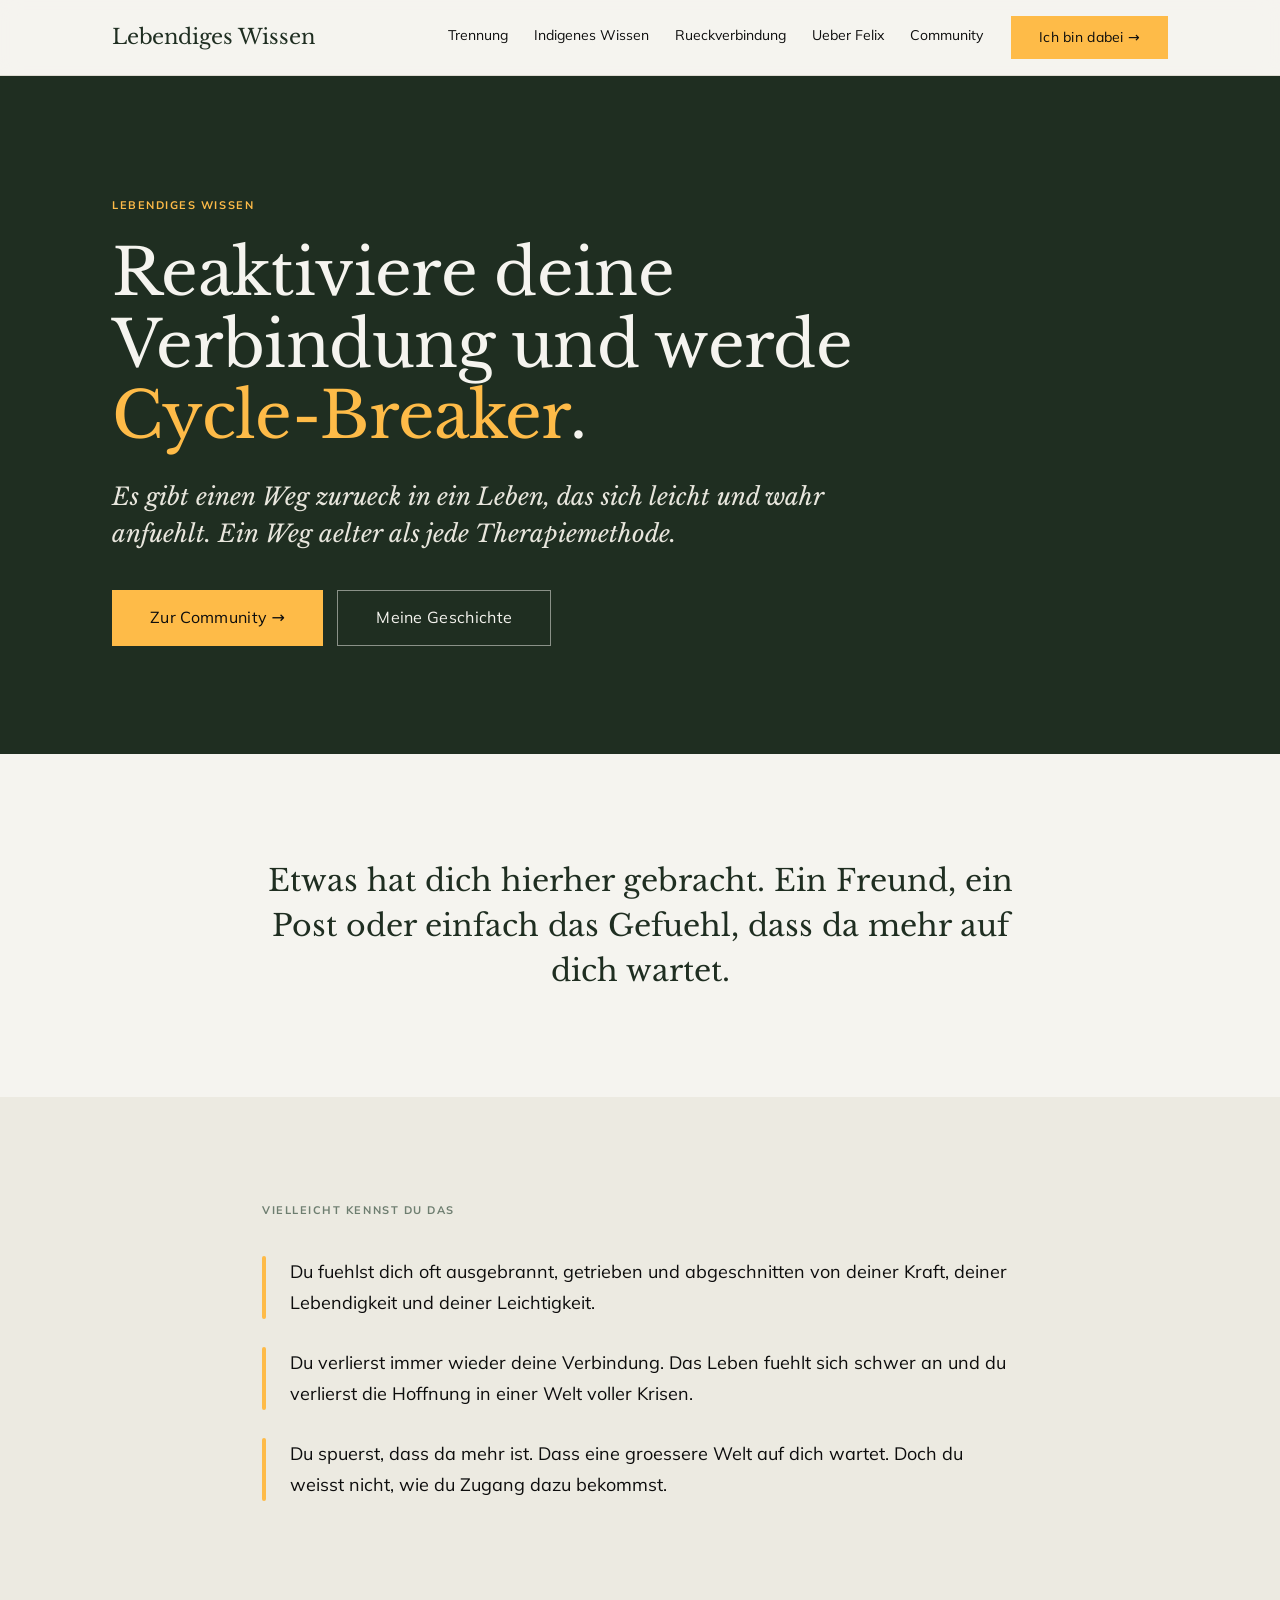
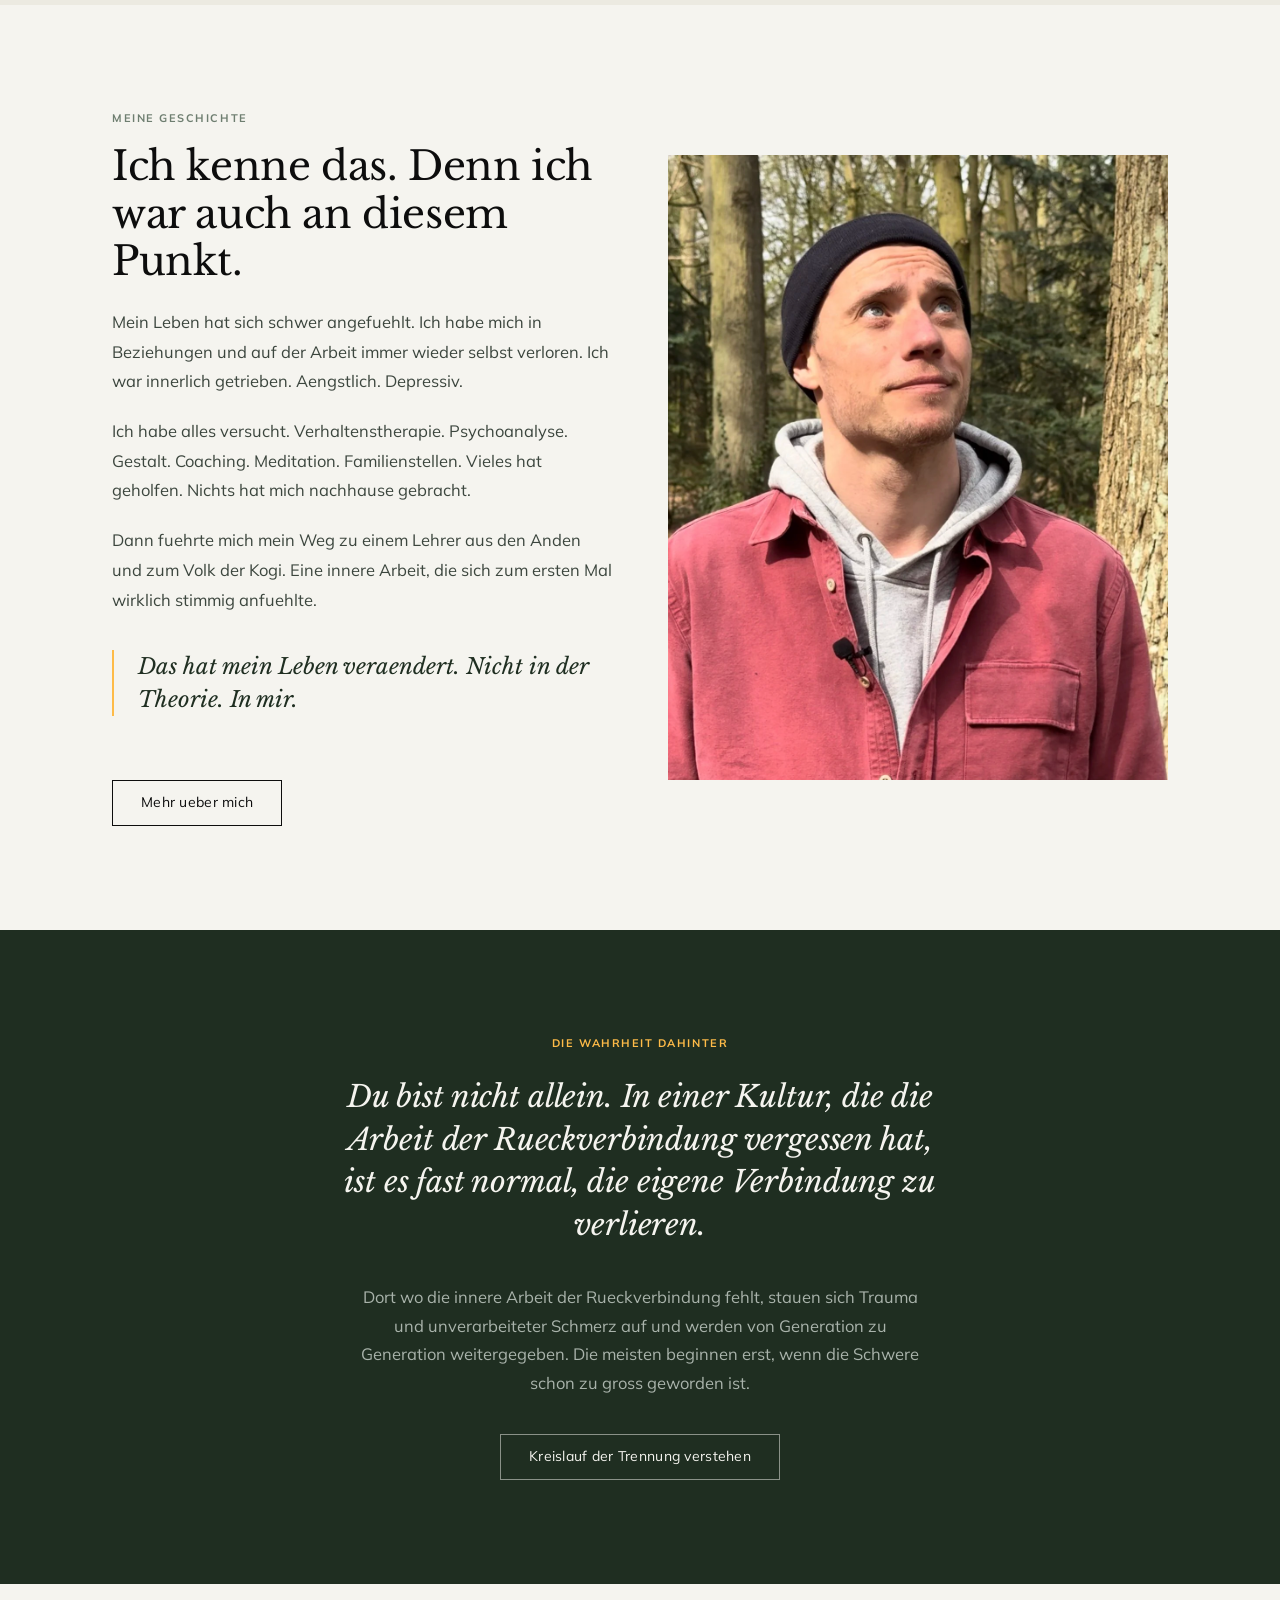
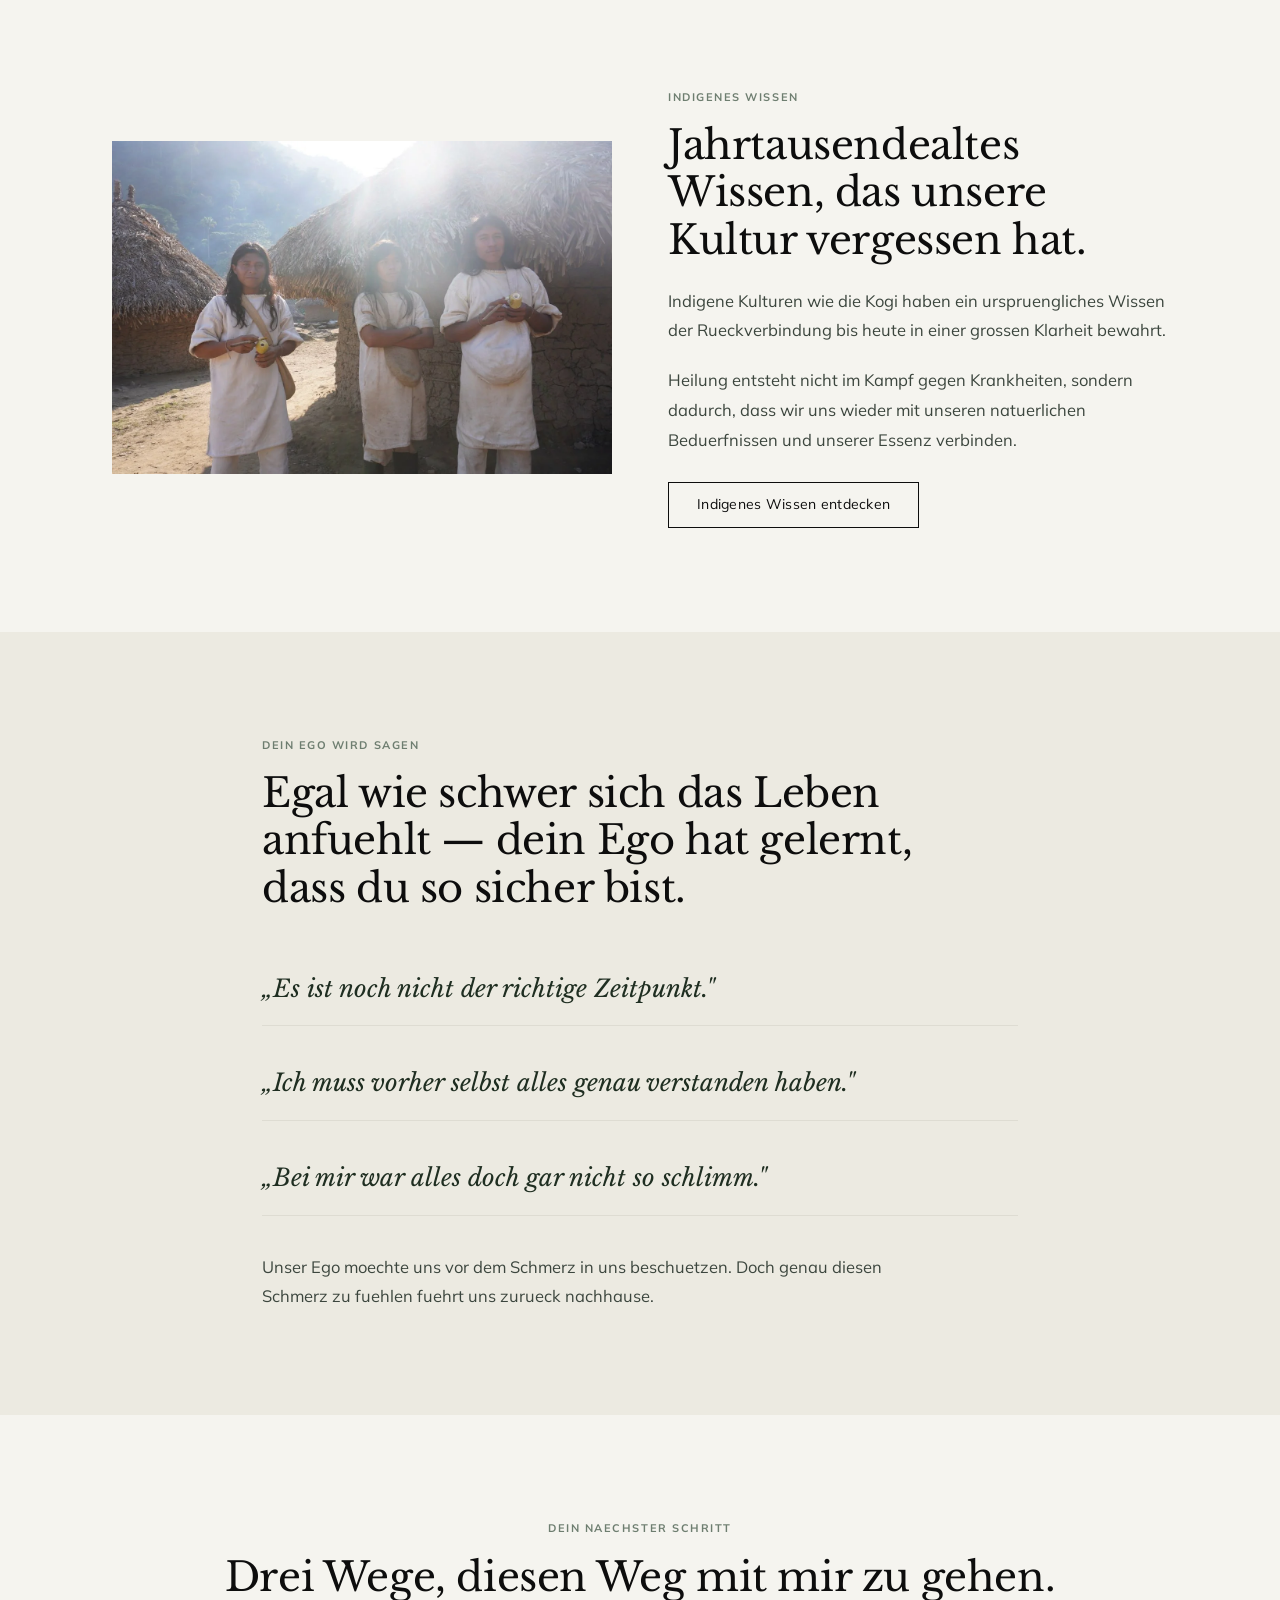
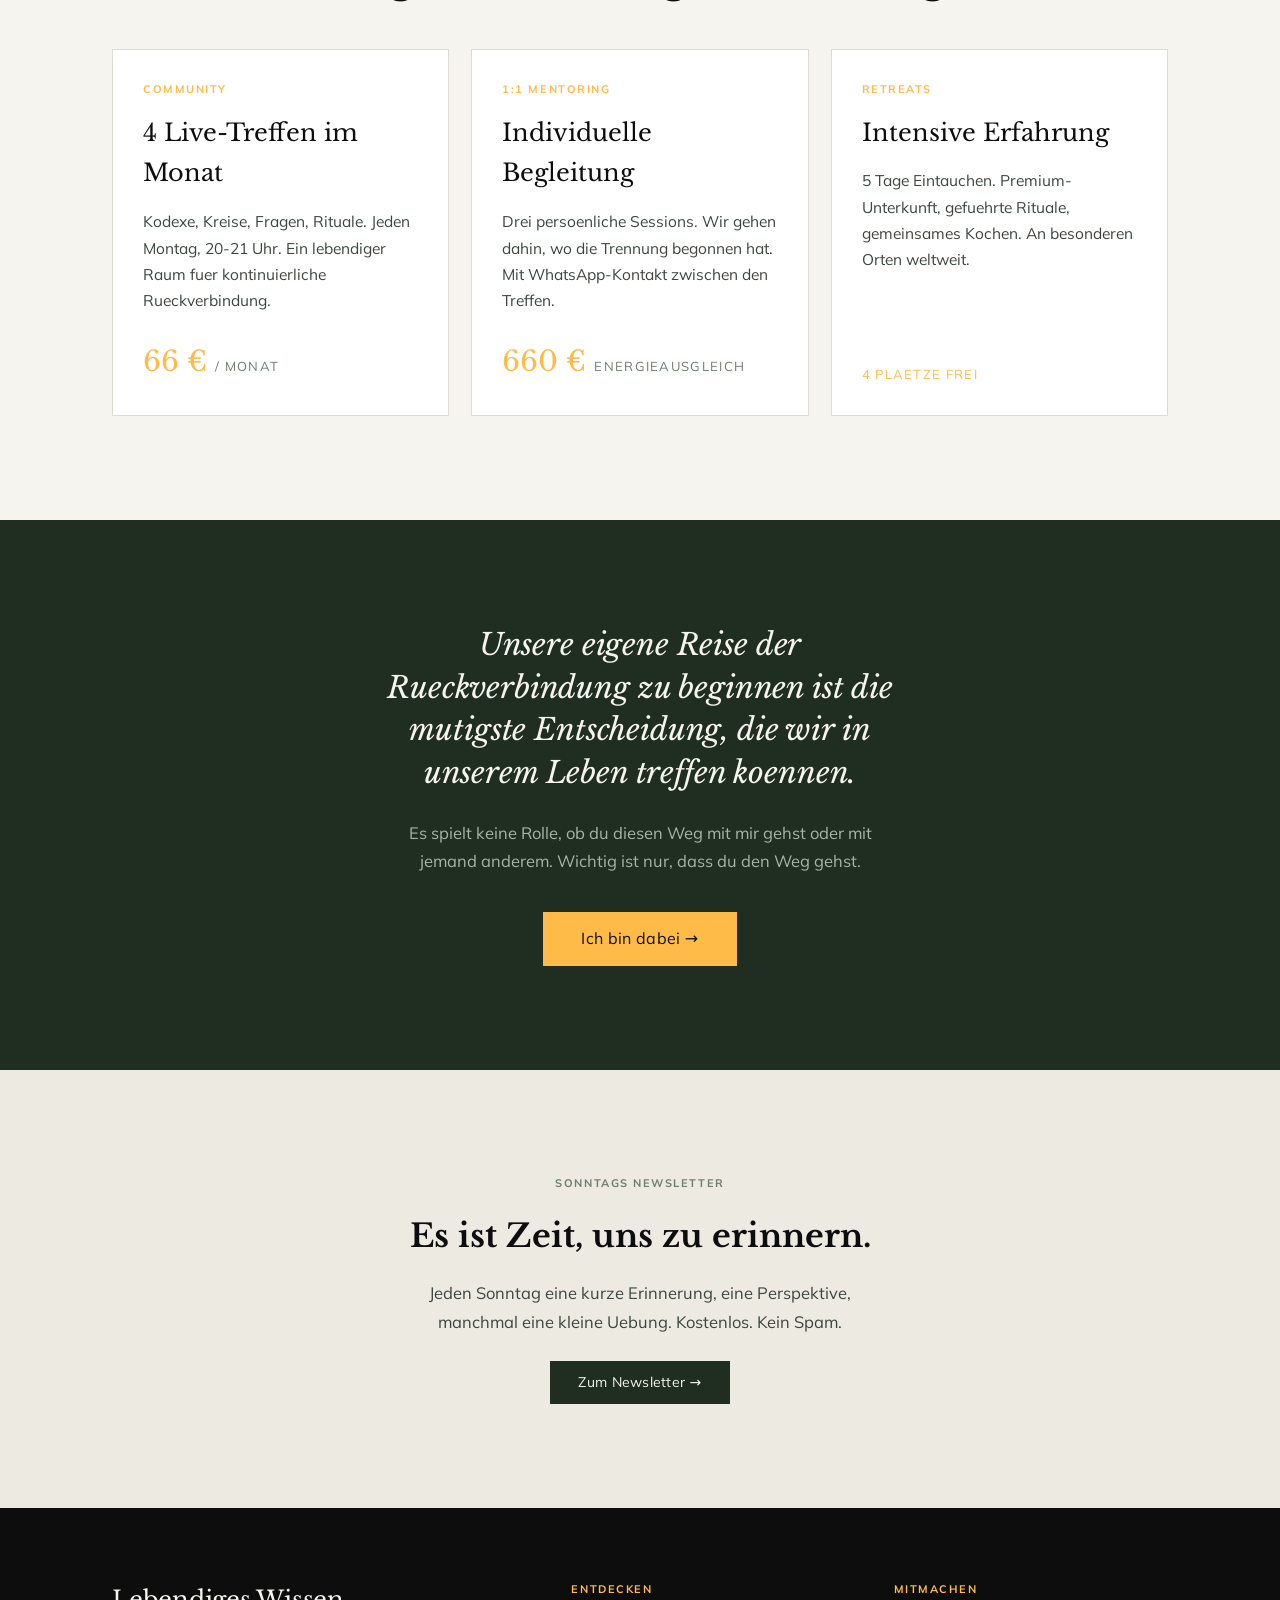
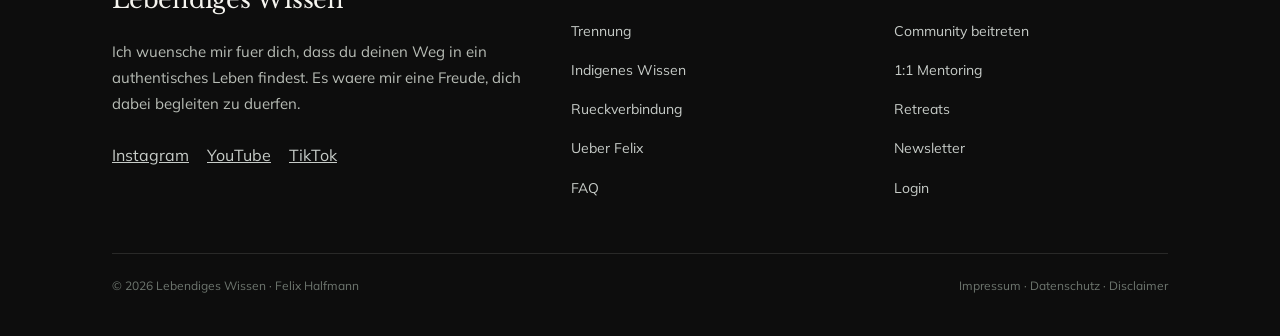
<file: index.html>
<!DOCTYPE html>
<html lang="de">
<head>
<meta charset="utf-8">
<meta name="viewport" content="width=device-width, initial-scale=1">
<title>Lebendiges Wissen | Reaktiviere deine Verbindung</title>
<meta name="description" content="Es gibt einen Weg zurueck in ein Leben, das sich leicht und wahr anfuehlt. Ein Weg aelter als jede Therapiemethode.">
<link rel="stylesheet" href="styles.css">
</head>
<body>

<!-- NAV -->
<header class="nav">
  <nav class="nav-inner">
    <a href="/" class="nav-logo">Lebendiges Wissen</a>
    <div class="nav-right">
      <div class="nav-links">
        <a href="/trennung.html">Trennung</a>
        <a href="/indigenes-wissen.html">Indigenes Wissen</a>
        <a href="/rueckverbindung.html">Rueckverbindung</a>
        <a href="/ueber-felix.html">Ueber Felix</a>
        <a href="/community.html">Community</a>
      </div>
      <a href="https://community.lebendigeswissen.com/checkout/mitgliedschaft" class="btn btn--primary">Ich bin dabei →</a>
      <button class="nav-toggle" aria-label="Menu" aria-expanded="false">
        <span></span><span></span><span></span>
      </button>
    </div>
  </nav>
</header>

<!-- HERO -->
<section class="section--dark" style="padding: 0;">
  <div class="container" style="padding-top: 120px; padding-bottom: 108px;">
    <div class="reveal">
      <div class="overline" style="color: var(--accent);">Lebendiges Wissen</div>
    </div>
    <div class="reveal" data-delay="60">
      <h1 class="t-display" style="color: var(--fg-on-dark); margin-top: 22px; max-width: 18ch;">
        Reaktiviere deine Verbindung und werde <span style="color: var(--accent);">Cycle-Breaker</span>.
      </h1>
    </div>
    <div class="reveal" data-delay="120">
      <p style="font-family: var(--serif); font-style: italic; font-size: clamp(18px, 2.2vw, 24px); line-height: 1.55; color: #E8E6DD; margin: 26px 0 38px; max-width: 48ch;">
        Es gibt einen Weg zurueck in ein Leben, das sich leicht und wahr anfuehlt. Ein Weg aelter als jede Therapiemethode.
      </p>
    </div>
    <div class="reveal" data-delay="180">
      <div style="display: flex; gap: 14px; flex-wrap: wrap;">
        <a href="/community.html" class="btn btn--lg btn--primary">Zur Community →</a>
        <a href="#geschichte" class="btn btn--lg btn--ghost-light">Meine Geschichte</a>
      </div>
    </div>
  </div>
</section>

<!-- WILLKOMMEN -->
<section class="section section--light">
  <div class="container" style="max-width: var(--max-w-narrow);">
    <div class="reveal text-center">
      <p style="font-family: var(--serif); font-size: clamp(22px, 3vw, 30px); line-height: 1.5; color: var(--green); max-width: 36ch; margin: 0 auto;">
        Etwas hat dich hierher gebracht. Ein Freund, ein Post oder einfach das Gefuehl, dass da mehr auf dich wartet.
      </p>
    </div>
  </div>
</section>

<!-- PROBLEM -->
<section class="section section--shade">
  <div class="container" style="max-width: var(--max-w-narrow);">
    <div class="reveal">
      <div class="overline">Vielleicht kennst du das</div>
    </div>
    <div style="display: flex; flex-direction: column; gap: 28px; margin-top: 36px;">
      <div class="reveal" data-delay="0" style="display: grid; grid-template-columns: 4px 1fr; gap: 24px;">
        <div style="background: var(--accent); border-radius: 2px;"></div>
        <p class="t-body" style="font-size: 18px; color: var(--ink);">Du fuehlst dich oft ausgebrannt, getrieben und abgeschnitten von deiner Kraft, deiner Lebendigkeit und deiner Leichtigkeit.</p>
      </div>
      <div class="reveal" data-delay="70" style="display: grid; grid-template-columns: 4px 1fr; gap: 24px;">
        <div style="background: var(--accent); border-radius: 2px;"></div>
        <p class="t-body" style="font-size: 18px; color: var(--ink);">Du verlierst immer wieder deine Verbindung. Das Leben fuehlt sich schwer an und du verlierst die Hoffnung in einer Welt voller Krisen.</p>
      </div>
      <div class="reveal" data-delay="140" style="display: grid; grid-template-columns: 4px 1fr; gap: 24px;">
        <div style="background: var(--accent); border-radius: 2px;"></div>
        <p class="t-body" style="font-size: 18px; color: var(--ink);">Du spuerst, dass da mehr ist. Dass eine groessere Welt auf dich wartet. Doch du weisst nicht, wie du Zugang dazu bekommst.</p>
      </div>
    </div>
  </div>
</section>

<!-- FELIX' GESCHICHTE -->
<section id="geschichte" class="section section--light">
  <div class="container">
    <div class="grid-2" style="align-items: center;">
      <div class="reveal">
        <div class="overline">Meine Geschichte</div>
        <h2 class="t-h2" style="margin-top: 16px;">Ich kenne das. Denn ich war auch an diesem Punkt.</h2>
        <div class="prose" style="margin-top: 22px;">
          <p>Mein Leben hat sich schwer angefuehlt. Ich habe mich in Beziehungen und auf der Arbeit immer wieder selbst verloren. Ich war innerlich getrieben. Aengstlich. Depressiv.</p>
          <p>Ich habe alles versucht. Verhaltenstherapie. Psychoanalyse. Gestalt. Coaching. Meditation. Familienstellen. Vieles hat geholfen. Nichts hat mich nachhause gebracht.</p>
          <p>Dann fuehrte mich mein Weg zu einem Lehrer aus den Anden und zum Volk der Kogi. Eine innere Arbeit, die sich zum ersten Mal wirklich stimmig anfuehlte.</p>
          <blockquote>Das hat mein Leben veraendert. Nicht in der Theorie. In mir.</blockquote>
        </div>
        <a href="/ueber-felix.html" class="btn btn--ghost" style="margin-top: 28px;">Mehr ueber mich</a>
      </div>
      <div class="reveal" data-delay="80" style="aspect-ratio: 4/5; overflow: hidden;">
        <img src="images/felix-im-wald.jpg" alt="Felix im Wald" class="img-cover">
      </div>
    </div>
  </div>
</section>

<!-- KERNBOTSCHAFT -->
<section class="section section--dark">
  <div class="container" style="max-width: var(--max-w-narrow);">
    <div class="reveal text-center">
      <div class="overline" style="color: var(--accent);">Die Wahrheit dahinter</div>
      <p class="t-quote" style="color: var(--fg-on-dark); margin-top: 24px; max-width: 30ch; margin-left: auto; margin-right: auto;">
        Du bist nicht allein. In einer Kultur, die die Arbeit der Rueckverbindung vergessen hat, ist es fast normal, die eigene Verbindung zu verlieren.
      </p>
    </div>
    <div class="reveal" data-delay="60">
      <p class="t-body" style="color: var(--fg-on-dark-muted); margin-top: 36px; max-width: 56ch; text-align: center; margin-left: auto; margin-right: auto;">
        Dort wo die innere Arbeit der Rueckverbindung fehlt, stauen sich Trauma und unverarbeiteter Schmerz auf und werden von Generation zu Generation weitergegeben. Die meisten beginnen erst, wenn die Schwere schon zu gross geworden ist.
      </p>
    </div>
    <div class="reveal text-center" data-delay="80">
      <a href="/trennung.html" class="btn btn--ghost-light" style="margin-top: 36px;">Kreislauf der Trennung verstehen</a>
    </div>
  </div>
</section>

<!-- INDIGENES WISSEN TEASER -->
<section class="section section--light">
  <div class="container">
    <div class="grid-2" style="align-items: center;">
      <div class="reveal" data-delay="0" style="aspect-ratio: 3/2; overflow: hidden;">
        <img src="images/kogi-sonne.jpg" alt="Kogi-Dorf in der Sonne" class="img-cover">
      </div>
      <div class="reveal" data-delay="60">
        <div class="overline">Indigenes Wissen</div>
        <h2 class="t-h2" style="margin-top: 16px; max-width: 20ch;">Jahrtausendealtes Wissen, das unsere Kultur vergessen hat.</h2>
        <div class="prose" style="margin-top: 22px;">
          <p>Indigene Kulturen wie die Kogi haben ein urspruengliches Wissen der Rueckverbindung bis heute in einer grossen Klarheit bewahrt.</p>
          <p>Heilung entsteht nicht im Kampf gegen Krankheiten, sondern dadurch, dass wir uns wieder mit unseren natuerlichen Beduerfnissen und unserer Essenz verbinden.</p>
        </div>
        <a href="/indigenes-wissen.html" class="btn btn--ghost" style="margin-top: 28px;">Indigenes Wissen entdecken</a>
      </div>
    </div>
  </div>
</section>

<!-- EGO-EINWAENDE -->
<section class="section section--shade">
  <div class="container" style="max-width: var(--max-w-narrow);">
    <div class="reveal">
      <div class="overline">Dein Ego wird sagen</div>
      <h2 class="t-h2" style="margin-top: 16px; max-width: 24ch;">Egal wie schwer sich das Leben anfuehlt — dein Ego hat gelernt, dass du so sicher bist.</h2>
    </div>
    <div style="display: flex; flex-direction: column; gap: 20px; margin-top: 40px;">
      <div class="reveal" data-delay="0" style="font-family: var(--serif); font-style: italic; font-size: clamp(19px, 2.4vw, 24px); line-height: 1.4; color: var(--green); padding: 20px 0; border-bottom: 1px solid var(--paper-line);">
        „Es ist noch nicht der richtige Zeitpunkt."
      </div>
      <div class="reveal" data-delay="50" style="font-family: var(--serif); font-style: italic; font-size: clamp(19px, 2.4vw, 24px); line-height: 1.4; color: var(--green); padding: 20px 0; border-bottom: 1px solid var(--paper-line);">
        „Ich muss vorher selbst alles genau verstanden haben."
      </div>
      <div class="reveal" data-delay="100" style="font-family: var(--serif); font-style: italic; font-size: clamp(19px, 2.4vw, 24px); line-height: 1.4; color: var(--green); padding: 20px 0; border-bottom: 1px solid var(--paper-line);">
        „Bei mir war alles doch gar nicht so schlimm."
      </div>
    </div>
    <div class="reveal" data-delay="80">
      <p class="prose" style="margin-top: 36px;">
        Unser Ego moechte uns vor dem Schmerz in uns beschuetzen. Doch genau diesen Schmerz zu fuehlen fuehrt uns zurueck nachhause.
      </p>
    </div>
  </div>
</section>

<!-- ANGEBOTE -->
<section class="section section--light">
  <div class="container">
    <div class="reveal text-center">
      <div class="overline">Dein naechster Schritt</div>
      <h2 class="t-h2" style="margin-top: 16px;">Drei Wege, diesen Weg mit mir zu gehen.</h2>
    </div>
    <div class="grid-3" style="margin-top: 48px;">
      <a href="/community.html" class="card reveal" data-delay="0" style="text-decoration: none;">
        <div class="overline" style="color: var(--accent);">Community</div>
        <h3 style="margin-top: 14px;">4 Live-Treffen im Monat</h3>
        <p>Kodexe, Kreise, Fragen, Rituale. Jeden Montag, 20-21 Uhr. Ein lebendiger Raum fuer kontinuierliche Rueckverbindung.</p>
        <div style="margin-top: auto; padding-top: 24px; font-family: var(--serif); font-size: 28px; color: var(--accent);">66 € <span style="font-family: var(--sans); font-size: 13px; color: var(--text-muted); text-transform: uppercase; letter-spacing: 0.1em;">/ Monat</span></div>
      </a>
      <a href="/mentoring.html" class="card reveal" data-delay="80" style="text-decoration: none;">
        <div class="overline" style="color: var(--accent);">1:1 Mentoring</div>
        <h3 style="margin-top: 14px;">Individuelle Begleitung</h3>
        <p>Drei persoenliche Sessions. Wir gehen dahin, wo die Trennung begonnen hat. Mit WhatsApp-Kontakt zwischen den Treffen.</p>
        <div style="margin-top: auto; padding-top: 24px; font-family: var(--serif); font-size: 28px; color: var(--accent);">660 € <span style="font-family: var(--sans); font-size: 13px; color: var(--text-muted); text-transform: uppercase; letter-spacing: 0.1em;">Energieausgleich</span></div>
      </a>
      <a href="/retreats.html" class="card reveal" data-delay="160" style="text-decoration: none;">
        <div class="overline" style="color: var(--accent);">Retreats</div>
        <h3 style="margin-top: 14px;">Intensive Erfahrung</h3>
        <p>5 Tage Eintauchen. Premium-Unterkunft, gefuehrte Rituale, gemeinsames Kochen. An besonderen Orten weltweit.</p>
        <div style="margin-top: auto; padding-top: 24px; font-family: var(--sans); font-size: 13px; color: var(--accent); text-transform: uppercase; letter-spacing: 0.1em;">4 Plaetze frei</div>
      </a>
    </div>
  </div>
</section>

<!-- SCHLUSS -->
<section class="section section--dark">
  <div class="container text-center" style="max-width: var(--max-w-narrow);">
    <div class="reveal">
      <p class="t-quote" style="color: var(--fg-on-dark); max-width: 28ch; margin: 0 auto;">
        Unsere eigene Reise der Rueckverbindung zu beginnen ist die mutigste Entscheidung, die wir in unserem Leben treffen koennen.
      </p>
      <p class="t-body" style="color: var(--fg-on-dark-muted); margin-top: 24px; max-width: 50ch; margin-left: auto; margin-right: auto;">
        Es spielt keine Rolle, ob du diesen Weg mit mir gehst oder mit jemand anderem. Wichtig ist nur, dass du den Weg gehst.
      </p>
      <div style="margin-top: 36px;">
        <a href="/community.html" class="btn btn--lg btn--primary">Ich bin dabei →</a>
      </div>
    </div>
  </div>
</section>

<!-- NEWSLETTER TEASER -->
<section class="section section--shade">
  <div class="container text-center" style="max-width: 560px;">
    <div class="reveal">
      <div class="overline">Sonntags Newsletter</div>
      <h2 style="font-family: var(--serif); font-size: clamp(24px, 3vw, 32px); margin-top: 16px; color: var(--ink);">Es ist Zeit, uns zu erinnern.</h2>
      <p class="t-body" style="margin-top: 16px;">Jeden Sonntag eine kurze Erinnerung, eine Perspektive, manchmal eine kleine Uebung. Kostenlos. Kein Spam.</p>
      <a href="/newsletter.html" class="btn btn--dark" style="margin-top: 24px;">Zum Newsletter →</a>
    </div>
  </div>
</section>

<!-- FOOTER -->
<footer class="footer">
  <div class="footer-inner">
    <div class="footer-grid">
      <div>
        <div class="footer-brand">Lebendiges Wissen</div>
        <p class="footer-text">
          Ich wuensche mir fuer dich, dass du deinen Weg in ein authentisches Leben findest. Es waere mir eine Freude, dich dabei begleiten zu duerfen.
        </p>
        <div class="footer-social">
          <a href="https://www.instagram.com/lebendiges.wissen" aria-label="Instagram" target="_blank" rel="noopener">Instagram</a>
          <a href="https://www.youtube.com/@lebendiges.wissen" aria-label="YouTube" target="_blank" rel="noopener">YouTube</a>
          <a href="https://www.tiktok.com/@lebendiges.wissen" aria-label="TikTok" target="_blank" rel="noopener">TikTok</a>
        </div>
      </div>
      <div>
        <div class="footer-col-title">Entdecken</div>
        <ul class="footer-links">
          <li><a href="/trennung.html">Trennung</a></li>
          <li><a href="/indigenes-wissen.html">Indigenes Wissen</a></li>
          <li><a href="/rueckverbindung.html">Rueckverbindung</a></li>
          <li><a href="/ueber-felix.html">Ueber Felix</a></li>
          <li><a href="/faq.html">FAQ</a></li>
        </ul>
      </div>
      <div>
        <div class="footer-col-title">Mitmachen</div>
        <ul class="footer-links">
          <li><a href="/community.html">Community beitreten</a></li>
          <li><a href="/mentoring.html">1:1 Mentoring</a></li>
          <li><a href="/retreats.html">Retreats</a></li>
          <li><a href="/newsletter.html">Newsletter</a></li>
          <li><a href="https://community.lebendigeswissen.com/" target="_blank" rel="noopener">Login</a></li>
        </ul>
      </div>
    </div>
    <div class="footer-bottom">
      <span>&copy; 2026 Lebendiges Wissen &middot; Felix Halfmann</span>
      <span>
        <a href="/impressum.html">Impressum</a> &middot;
        <a href="/datenschutz.html">Datenschutz</a> &middot;
        <a href="/disclaimer.html">Disclaimer</a>
      </span>
    </div>
  </div>
</footer>

<script src="site.js"></script>
</body>
</html>
</file>
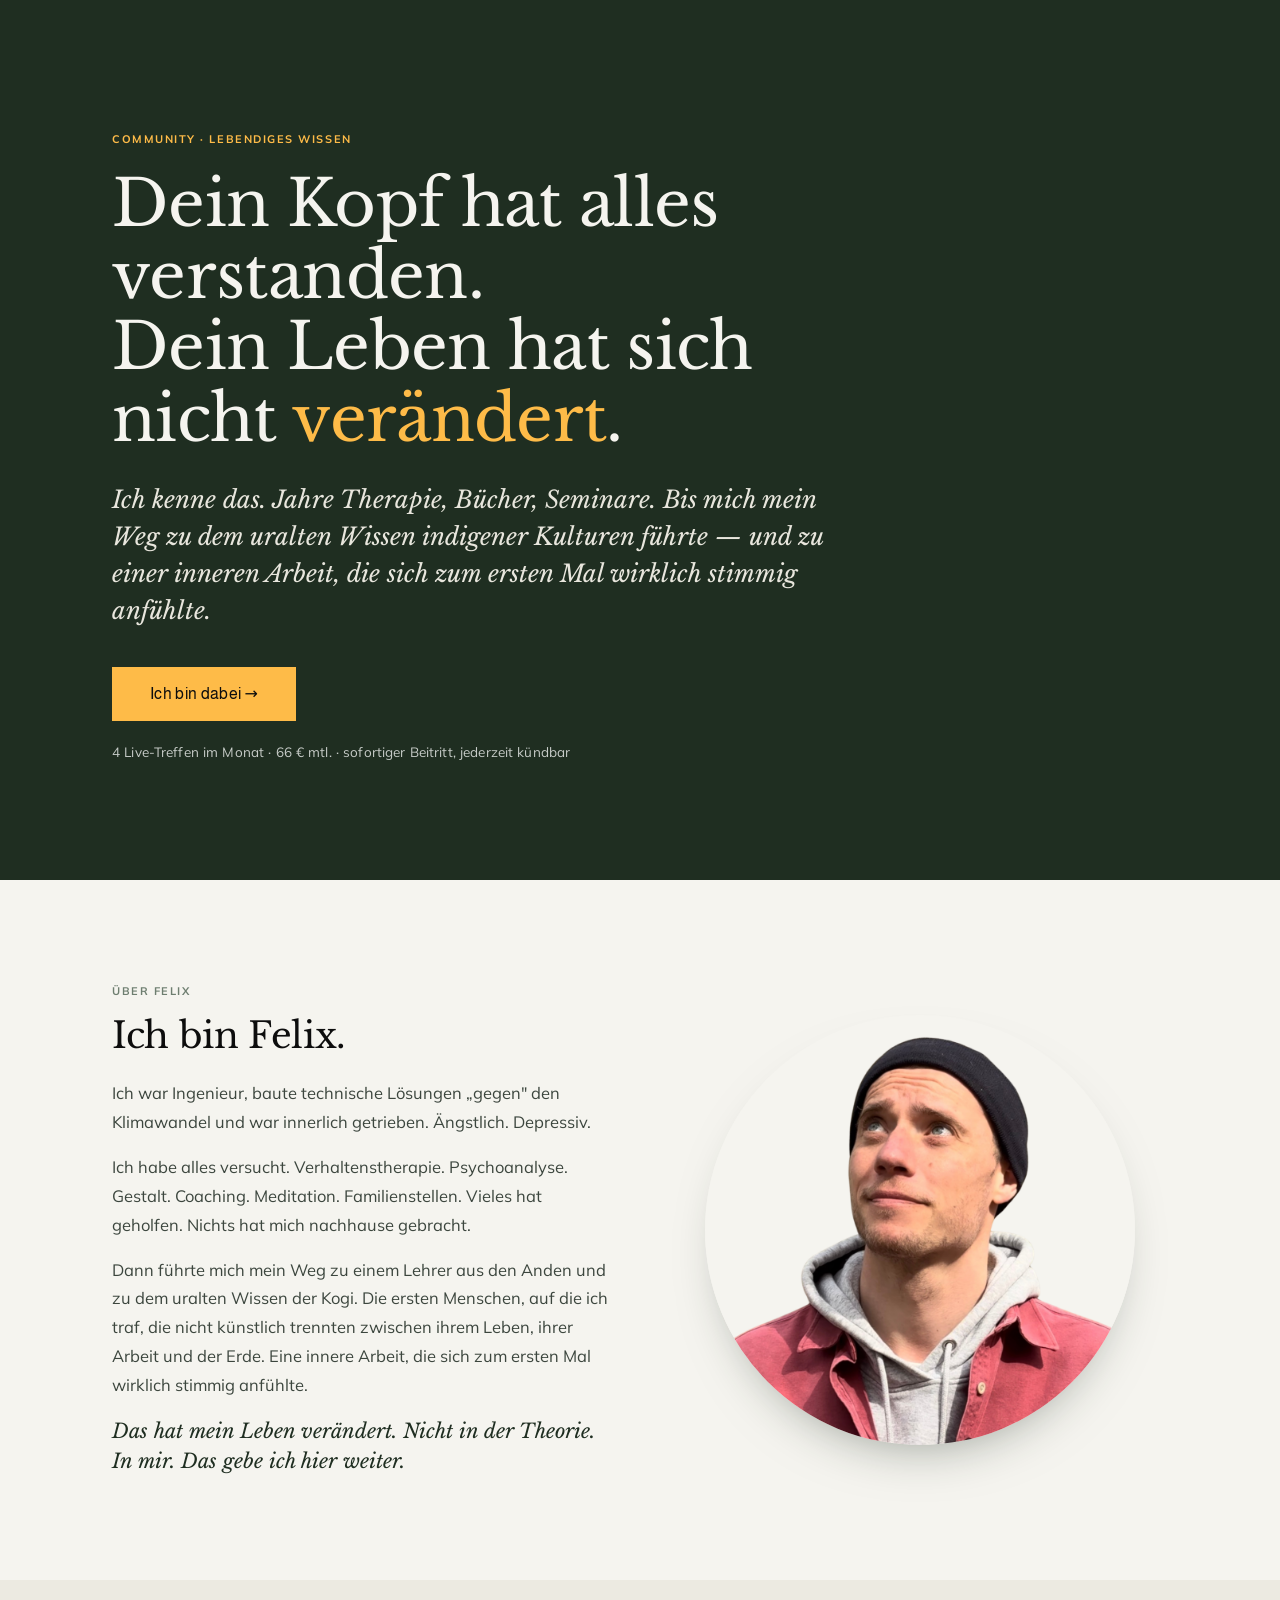
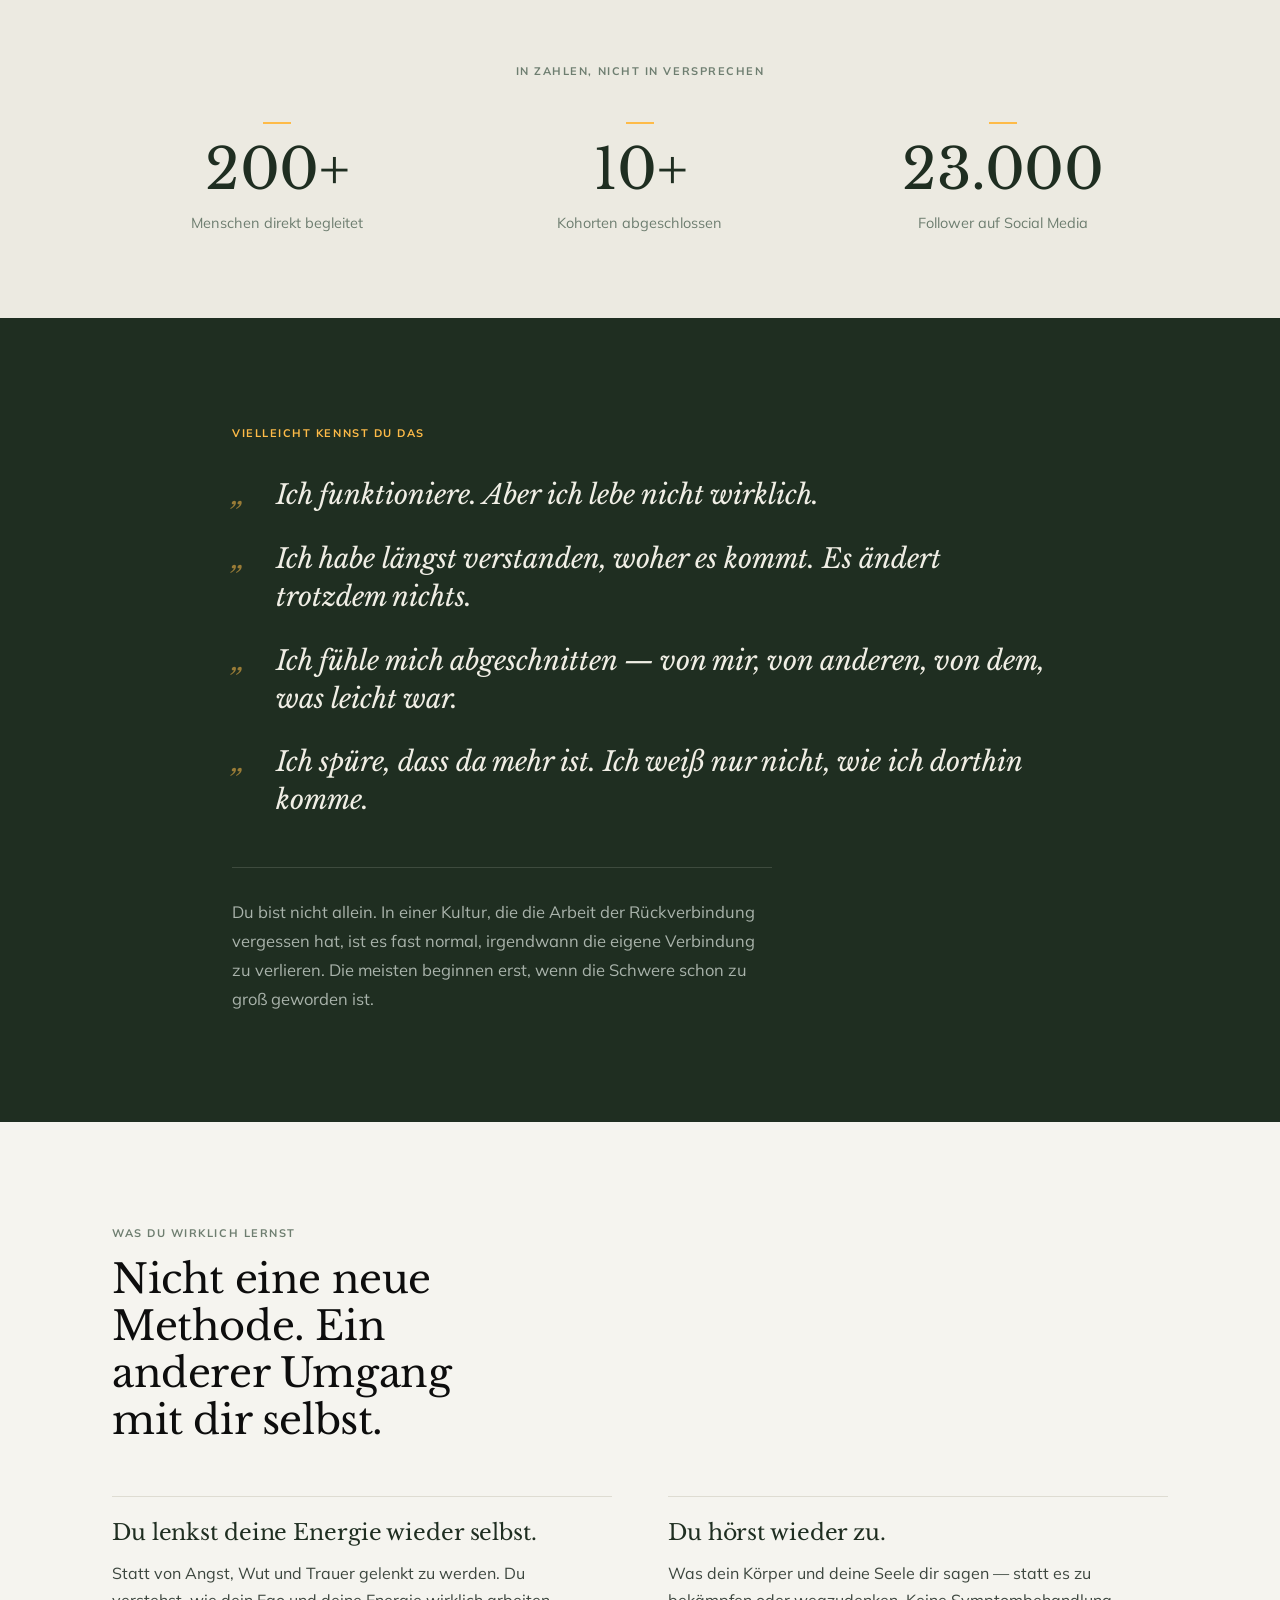
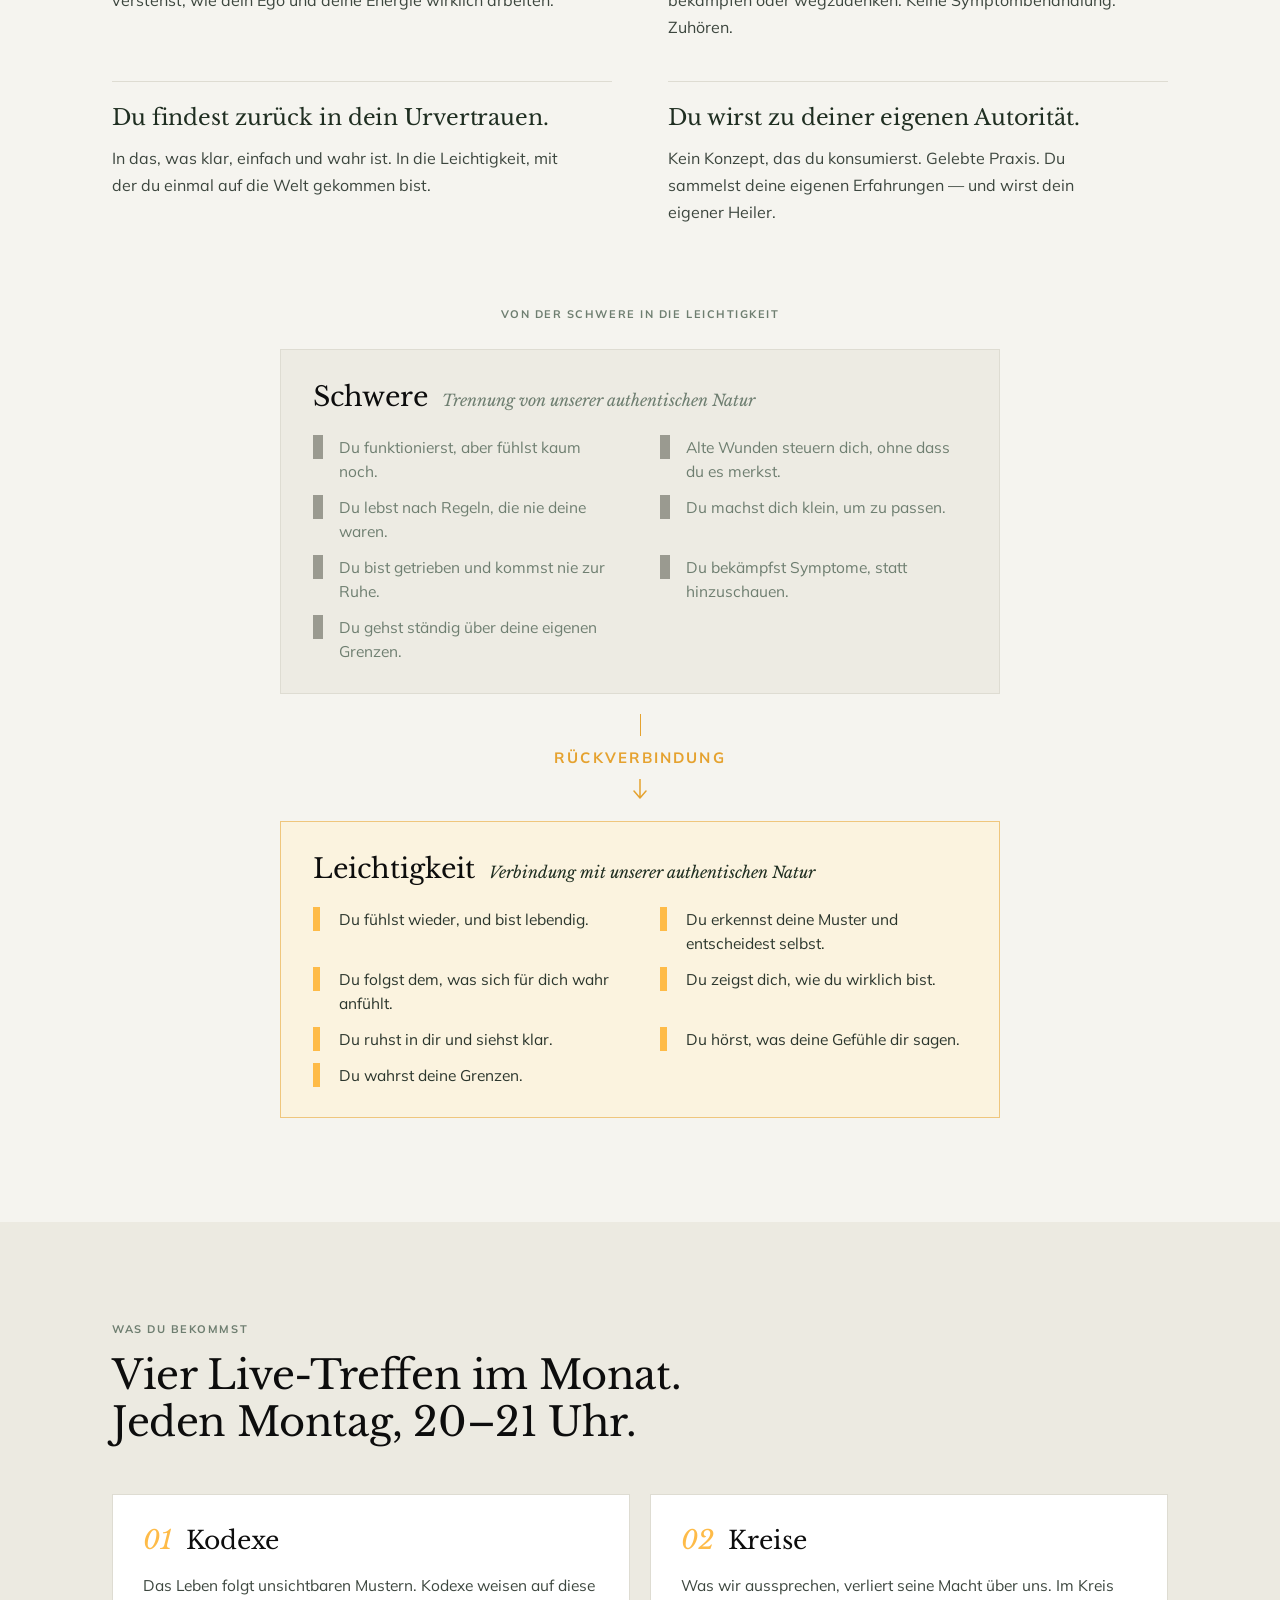
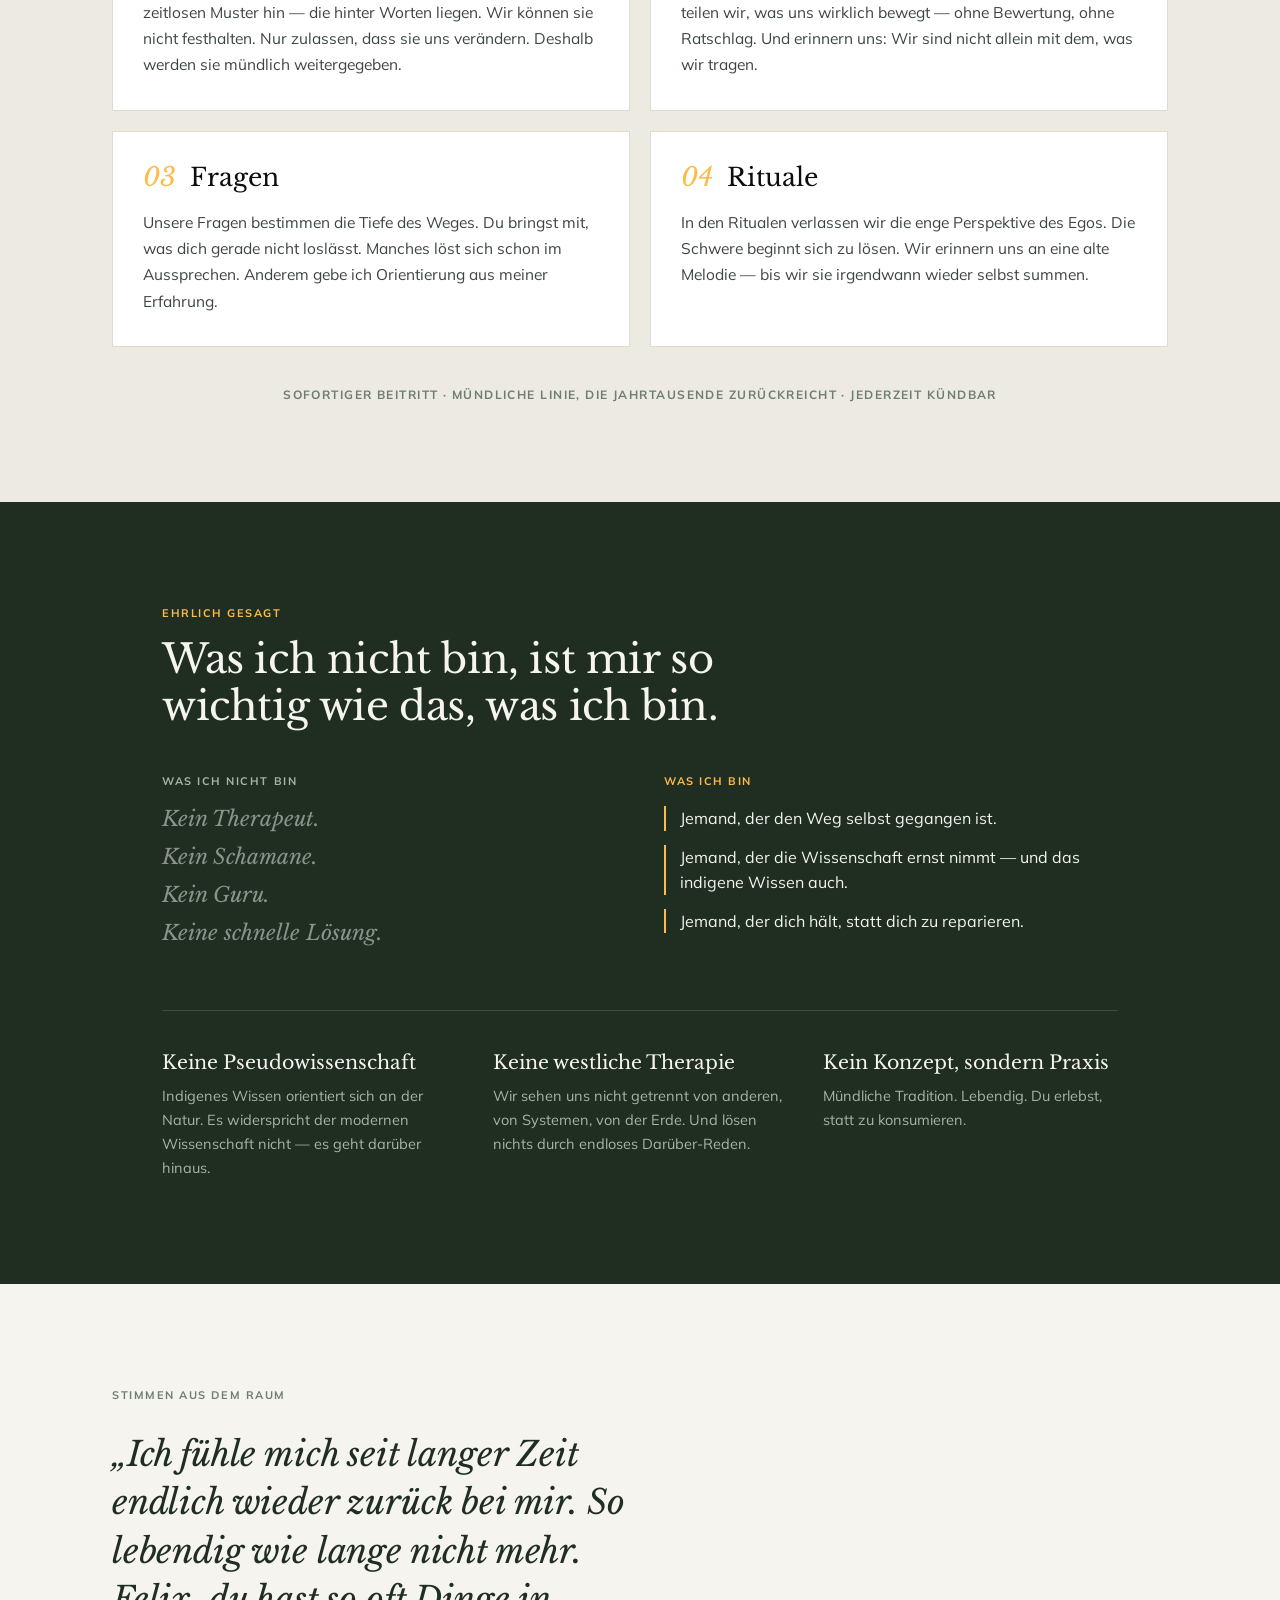
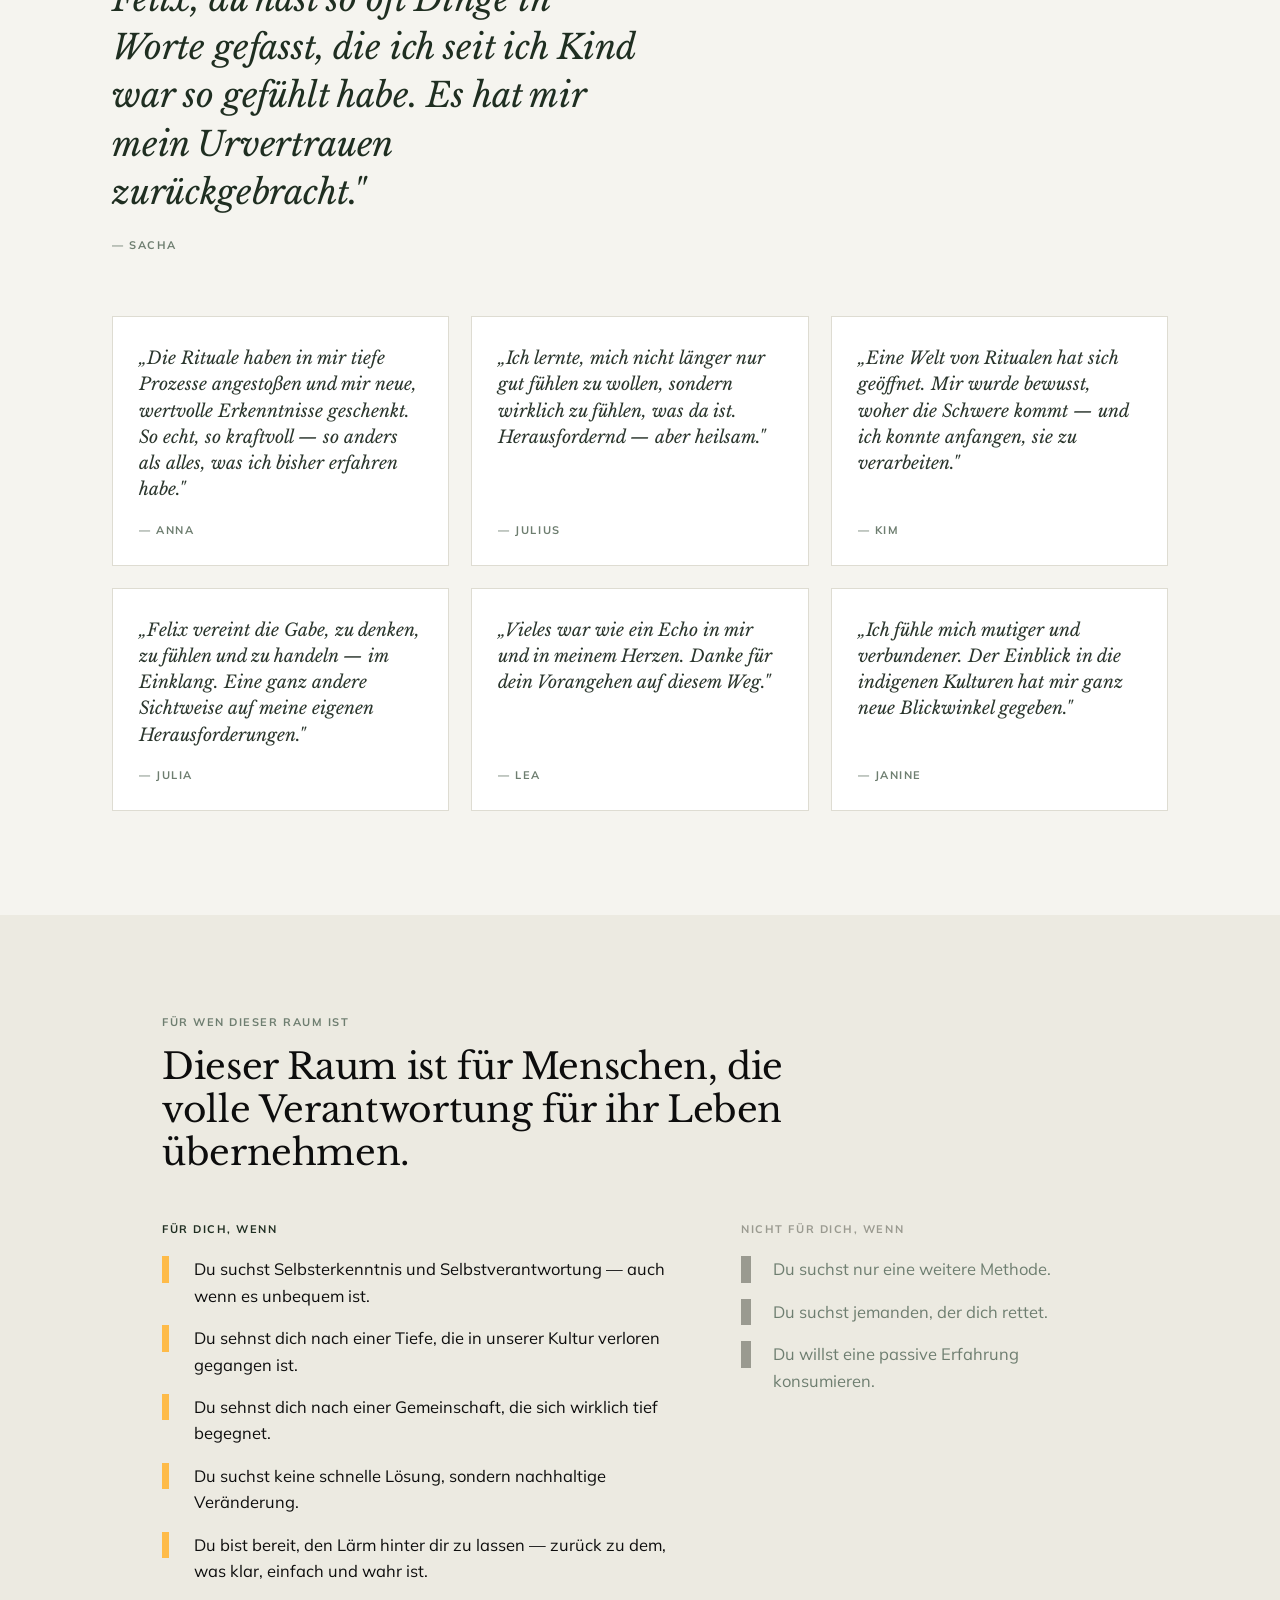
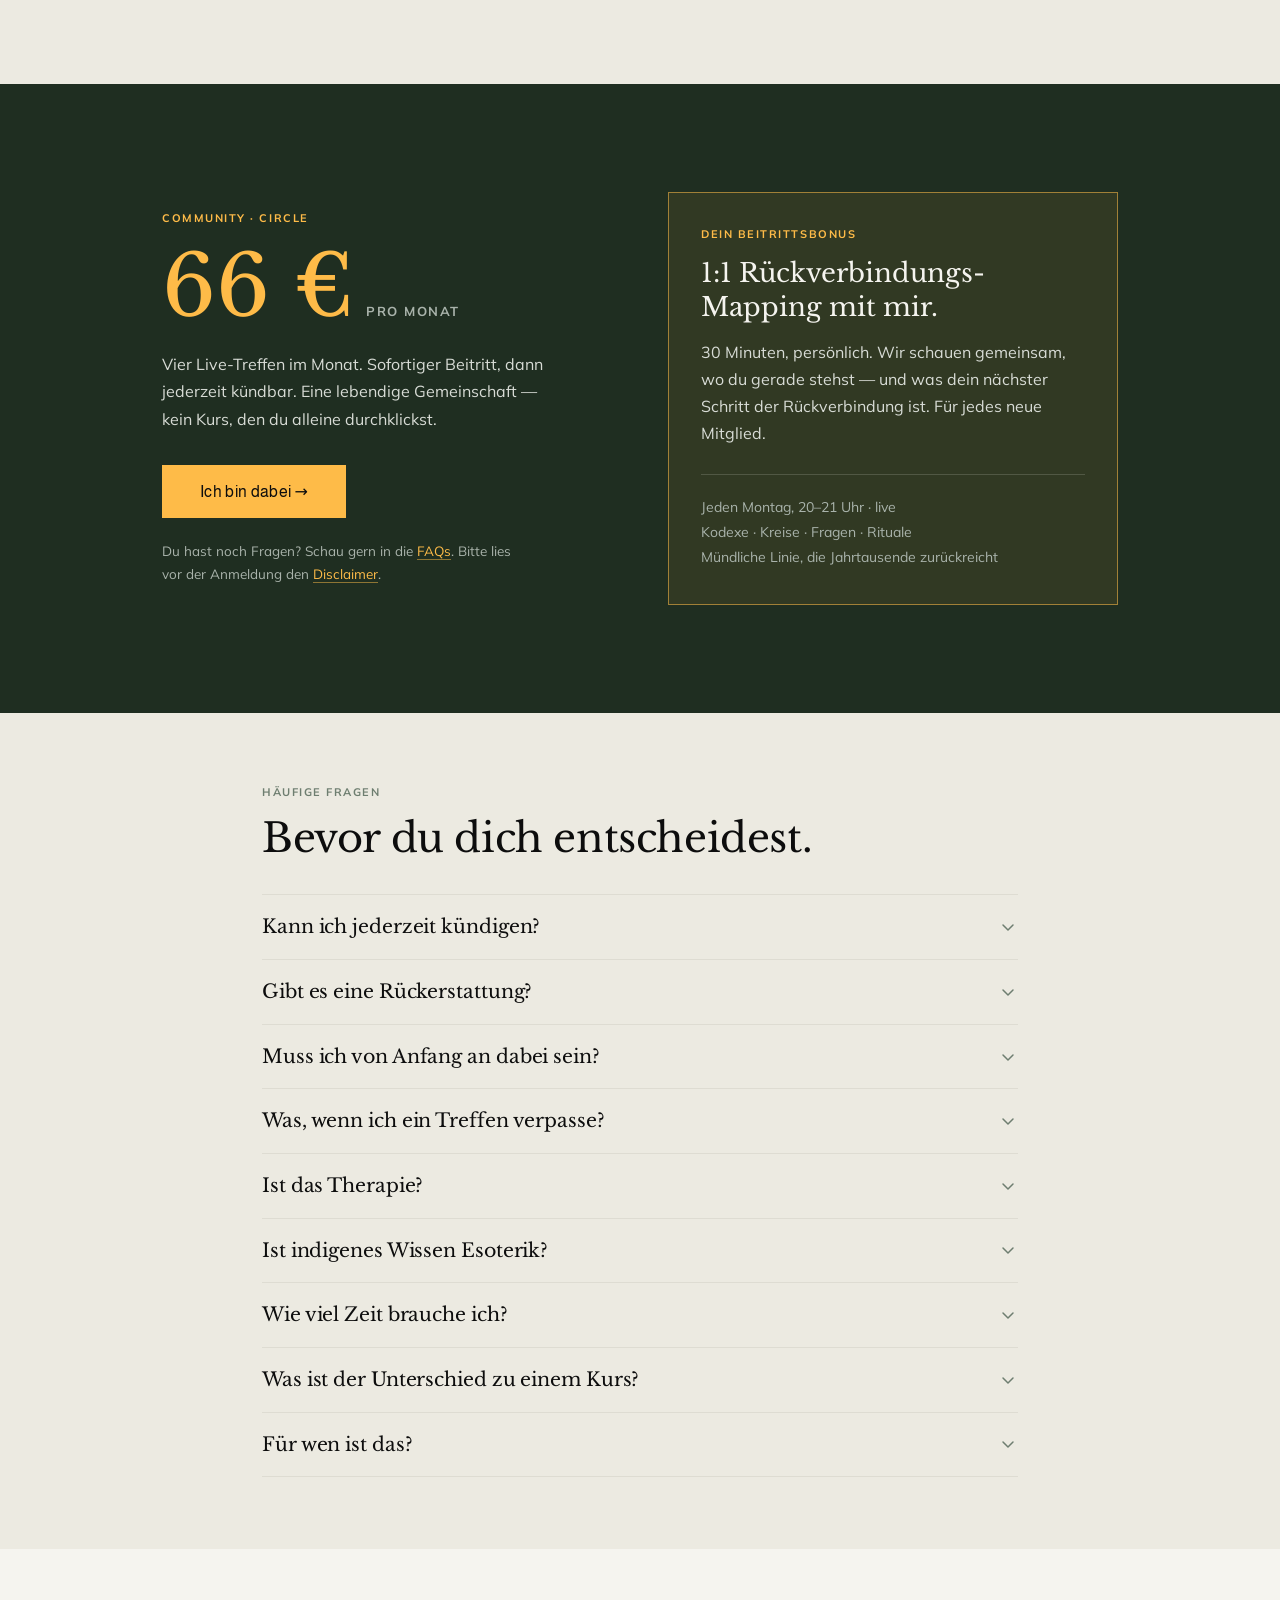
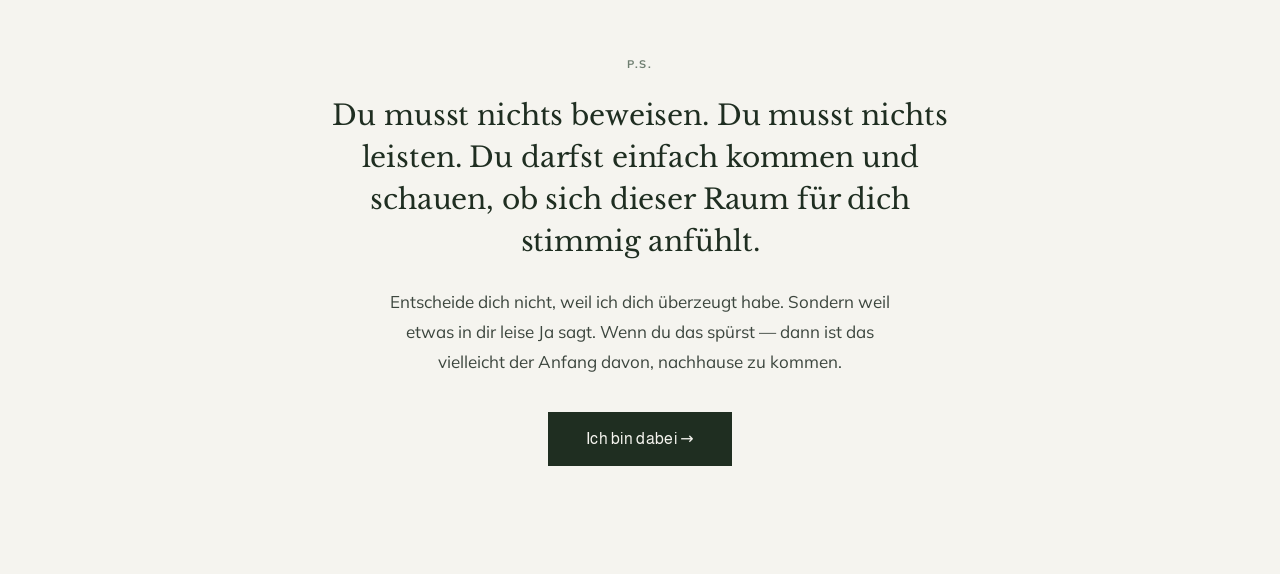
<file: community.html>
<!DOCTYPE html>
<html lang="de">
<head>
<meta charset="utf-8">
<meta name="viewport" content="width=device-width, initial-scale=1">
<title>Community — Lebendiges Wissen</title>
<link rel="preconnect" href="https://fonts.googleapis.com">
<link rel="preconnect" href="https://fonts.gstatic.com" crossorigin>
<link href="https://fonts.googleapis.com/css2?family=Almarai:wght@400;700;800&display=swap" rel="stylesheet">
<style>
/* ---- Fonts ---- */
@font-face {
  font-family: 'Libre Baskerville';
  src: url('fonts/LibreBaskerville-VariableFont_wght.ttf') format('truetype');
  font-weight: 400 700;
  font-style: normal;
  font-display: swap;
}
@font-face {
  font-family: 'Libre Baskerville';
  src: url('fonts/LibreBaskerville-Italic-VariableFont_wght.ttf') format('truetype');
  font-weight: 400 700;
  font-style: italic;
  font-display: swap;
}
@font-face {
  font-family: 'Mulish';
  src: url('fonts/Mulish-VariableFont_wght.ttf') format('truetype');
  font-weight: 200 900;
  font-style: normal;
  font-display: swap;
}

/* ---- Reset & Tokens ---- */
*, *::before, *::after { box-sizing: border-box; }
html, body { margin: 0; padding: 0; background: #F5F4EF; }
body {
  -webkit-font-smoothing: antialiased;
  text-rendering: optimizeLegibility;
  font-family: 'Mulish', system-ui, -apple-system, sans-serif;
  color: #0D0D0D;
}
a { -webkit-tap-highlight-color: transparent; }
::selection { background: #FEBB48; color: #0D0D0D; }
img { display: block; max-width: 100%; }
h1, h2, h3, p, ul, blockquote { margin: 0; }

:root {
  --serif: 'Libre Baskerville', Georgia, 'Times New Roman', serif;
  --sans: 'Mulish', system-ui, -apple-system, sans-serif;
  --ui: 'Almarai', 'Mulish', system-ui, sans-serif;
  --green: #1F2E21;
  --green-700: #2C4030;
  --green-300: #6E7E70;
  --offwhite: #F5F4EF;
  --paper-shade: #ECEAE1;
  --paper-line: #DEDCD2;
  --ink: #0D0D0D;
  --accent: #FEBB48;
  --accent-deep: #E5A22F;
  --accent-soft: #FCE6B4;
  --fg-on-dark: #F5F4EF;
  --fg-on-dark-muted: #A9B3AB;
}

/* ---- Shared ---- */
.overline {
  font-family: var(--sans);
  font-weight: 700;
  font-size: 11px;
  text-transform: uppercase;
  letter-spacing: 0.14em;
  color: var(--green-300);
}
.section-inner {
  max-width: 1120px;
  margin: 0 auto;
  padding: 104px 32px;
}
.btn {
  display: inline-flex;
  align-items: center;
  justify-content: center;
  gap: 8px;
  font-family: var(--ui);
  font-weight: 400;
  font-size: 14px;
  letter-spacing: 0.02em;
  padding: 14px 28px;
  border: none;
  border-radius: 0;
  cursor: pointer;
  text-decoration: none;
  text-align: center;
  line-height: 1.1;
  transition: background-color 160ms ease, transform 120ms ease, color 160ms ease;
}
.btn--lg { padding: 18px 38px; font-size: 16px; }
.btn--primary { background: var(--accent); color: var(--ink); }
.btn--primary:hover { background: var(--accent-deep); }
.btn--primary:active { transform: translateY(1px); }
.btn--dark { background: var(--green); color: var(--offwhite); }
.btn--dark:hover { background: var(--green-700); }
.btn--dark:active { transform: translateY(1px); }
.btn--ghost-light {
  background: transparent;
  color: var(--fg-on-dark);
  border: 1px solid rgba(245,244,239,0.5);
}
.btn--ghost-light:hover { background: var(--fg-on-dark); color: var(--green); }

/* ---- Reveal ---- */
.reveal {
  opacity: 0;
  transform: translateY(14px);
  transition: opacity 520ms ease, transform 520ms ease;
}
.reveal.visible {
  opacity: 1;
  transform: none;
}

/* ---- Hero ---- */
.hero {
  position: relative;
  background: var(--green);
  overflow: hidden;
}
.hero-inner {
  position: relative;
  max-width: 1120px;
  margin: 0 auto;
  padding: 132px 32px 120px;
}
.hero .overline { color: var(--accent); }
.hero h1 {
  font-family: var(--serif);
  font-weight: 400;
  font-size: clamp(36px, 5.4vw, 64px);
  line-height: 1.12;
  letter-spacing: -0.01em;
  color: var(--fg-on-dark);
  margin-top: 22px;
  max-width: 17ch;
}
.hero h1 .accent { color: var(--accent); }
.hero-sub {
  font-family: var(--serif);
  font-style: italic;
  font-weight: 400;
  font-size: clamp(18px, 2.2vw, 24px);
  line-height: 1.55;
  color: #E8E6DD;
  margin: 26px 0 38px;
  max-width: 46ch;
}
.hero-ctas { display: flex; gap: 14; flex-wrap: wrap; align-items: center; }
.hero-facts {
  font-family: var(--sans);
  font-size: 13.5px;
  color: #C7CCC8;
  margin-top: 22px;
  letter-spacing: 0.01em;
}

/* ---- Story ---- */
.story { background: var(--offwhite); }
.story-grid {
  max-width: 1120px;
  margin: 0 auto;
  padding: 104px 32px;
  display: grid;
  grid-template-columns: 1fr 1fr;
  gap: 64px;
  align-items: center;
}
.story h2 {
  font-family: var(--serif);
  font-weight: 400;
  font-size: clamp(28px, 3.4vw, 36px);
  line-height: 1.2;
  color: var(--ink);
  margin-top: 16px;
  letter-spacing: -0.01em;
}
.story-text {
  font-family: var(--sans);
  font-size: 16.5px;
  line-height: 1.75;
  color: #3C463E;
  margin-top: 22px;
  max-width: 52ch;
}
.story-text p { margin-bottom: 16px; }
.story-text p:last-child { margin-bottom: 0; }
.story-closing {
  font-family: var(--serif) !important;
  font-style: italic;
  font-size: 20px !important;
  color: var(--green) !important;
  line-height: 1.5 !important;
}
.story-portrait {
  aspect-ratio: 4 / 5;
  background: var(--green);
  overflow: hidden;
}
.story-portrait img {
  width: 100%;
  height: 100%;
  object-fit: cover;
}

/* ---- Credibility ---- */
.credibility { background: var(--paper-shade); }
.credibility-inner {
  max-width: 1120px;
  margin: 0 auto;
  padding: 84px 32px;
}
.credibility .overline { text-align: center; }
.cred-grid {
  display: grid;
  grid-template-columns: repeat(auto-fit, minmax(190px, 1fr));
  gap: 40px 32px;
  margin-top: 44px;
}
.cred-item { text-align: center; }
.cred-bar {
  width: 28px;
  height: 2px;
  background: var(--accent);
  margin: 0 auto 18px;
}
.cred-number {
  font-family: var(--serif);
  font-weight: 400;
  font-size: clamp(40px, 5vw, 56px);
  line-height: 1;
  color: var(--green);
  letter-spacing: -0.01em;
}
.cred-label {
  font-family: var(--sans);
  font-size: 14.5px;
  line-height: 1.55;
  color: var(--green-300);
  margin: 14px auto 0;
  max-width: 22ch;
}

/* ---- Problem ---- */
.problem {
  background: var(--green);
  color: var(--fg-on-dark);
}
.problem-inner {
  max-width: 880px;
  margin: 0 auto;
  padding: 108px 32px;
}
.problem .overline { color: var(--accent); }
.monologue {
  list-style: none;
  padding: 0;
  margin: 36px 0 0;
  display: flex;
  flex-direction: column;
  gap: 26px;
}
.monologue li {
  display: grid;
  grid-template-columns: 26px 1fr;
  gap: 18px;
  align-items: baseline;
}
.monologue-mark {
  font-family: var(--serif);
  font-style: italic;
  font-size: 30px;
  color: rgba(254,187,72,0.55);
  line-height: 1;
}
.monologue-text {
  font-family: var(--serif);
  font-style: italic;
  font-weight: 400;
  font-size: clamp(21px, 2.6vw, 27px);
  line-height: 1.4;
  color: #F0EEE5;
}
.problem-close {
  font-family: var(--sans);
  font-size: 16.5px;
  line-height: 1.75;
  color: var(--fg-on-dark-muted);
  margin-top: 48px;
  max-width: 54ch;
  border-top: 1px solid rgba(245,244,239,0.14);
  padding-top: 30px;
}

/* ---- Learn ---- */
.learn { background: var(--offwhite); }
.learn h2 {
  font-family: var(--serif);
  font-weight: 400;
  font-size: clamp(28px, 3.6vw, 40px);
  line-height: 1.18;
  color: var(--ink);
  margin-top: 16px;
  letter-spacing: -0.01em;
}
.learn-grid {
  display: grid;
  grid-template-columns: 1fr 1fr;
  gap: 40px 56px;
  margin-top: 52px;
}
.learn-card {
  border-top: 1px solid var(--paper-line);
  padding-top: 22px;
}
.learn-card h3 {
  font-family: var(--serif);
  font-weight: 400;
  font-size: 22px;
  line-height: 1.3;
  color: var(--green);
  letter-spacing: -0.005em;
}
.learn-card p {
  font-family: var(--sans);
  font-size: 16px;
  line-height: 1.7;
  color: #3C463E;
  margin-top: 12px;
  max-width: 46ch;
}

/* ---- Diptych (Schwere → Leichtigkeit) ---- */
.diptych {
  margin-top: 80px;
  max-width: 720px;
  margin-left: auto;
  margin-right: auto;
}
.diptych .overline { text-align: center; }
.diptych-schwere {
  margin-top: 28px;
  background: #EDEBE3;
  border: 1px solid var(--paper-line);
  padding: 30px 32px;
}
.diptych-leicht {
  background: #FBF3DF;
  border: 1px solid rgba(229,162,47,0.55);
  padding: 30px 32px;
}
.diptych-header {
  display: flex;
  align-items: baseline;
  gap: 14px;
  flex-wrap: wrap;
}
.diptych-header h3 {
  font-family: var(--serif);
  font-weight: 400;
  font-size: 27px;
  color: var(--ink);
}
.diptych-header span {
  font-family: var(--serif);
  font-style: italic;
  font-size: 16px;
}
.diptych-schwere .diptych-header span { color: var(--green-300); }
.diptych-leicht .diptych-header span { color: var(--green); }
.diptych-list {
  list-style: none;
  padding: 0;
  margin: 22px 0 0;
  display: grid;
  grid-template-columns: 1fr 1fr;
  gap: 12px 40px;
}
.diptych-list li {
  display: grid;
  grid-template-columns: 14px 1fr;
  gap: 12px;
  align-items: start;
  font-family: var(--sans);
  font-size: 15.5px;
  line-height: 1.55;
}
.diptych-list li > span:first-child {
  display: flex;
  align-items: center;
  height: 1.55em;
}
.diptych-schwere .diptych-list li { color: var(--green-300); }
.diptych-leicht .diptych-list li { color: #2A352C; }
.diptych-dash {
  width: 10px;
  height: 1px;
  background: #9A9A90;
  display: block;
}
.diptych-dot {
  width: 7px;
  height: 7px;
  background: var(--accent);
  display: block;
}
.diptych-bridge {
  display: flex;
  flex-direction: column;
  align-items: center;
  gap: 12px;
  padding: 20px 0;
}
.diptych-bridge-line {
  width: 1px;
  height: 22px;
  background: var(--accent-deep);
}
.diptych-bridge-label {
  font-family: var(--sans);
  font-weight: 700;
  font-size: 15px;
  text-transform: uppercase;
  letter-spacing: 0.14em;
  color: var(--accent-deep);
}

/* ---- Offer ---- */
.offer { background: var(--paper-shade); }
.offer-inner {
  max-width: 1120px;
  margin: 0 auto;
  padding: 100px 32px;
}
.offer h2 {
  font-family: var(--serif);
  font-weight: 400;
  font-size: clamp(28px, 3.6vw, 40px);
  line-height: 1.18;
  color: var(--ink);
  margin-top: 16px;
  letter-spacing: -0.01em;
  max-width: 20ch;
}
.offer-grid {
  display: grid;
  grid-template-columns: 1fr 1fr;
  gap: 20px;
  margin-top: 48px;
}
.offer-card {
  background: #FFFFFF;
  border: 1px solid var(--paper-line);
  padding: 30px 30px 32px;
  display: flex;
  flex-direction: column;
  transition: transform 220ms ease, box-shadow 220ms ease, border-color 220ms ease;
}
@media (hover: hover) and (prefers-reduced-motion: no-preference) {
  .offer-card:hover { transform: translateY(-5px); box-shadow: 0 18px 40px -22px rgba(31,46,33,0.45); border-color: #CFCDC2; }
}
.offer-card-head {
  display: flex;
  align-items: baseline;
  gap: 14px;
}
.offer-card-num {
  font-family: var(--serif);
  font-style: italic;
  font-size: 26px;
  color: var(--accent);
  line-height: 1;
}
.offer-card h3 {
  font-family: var(--serif);
  font-weight: 400;
  font-size: 25px;
  color: var(--ink);
}
.offer-card p {
  font-family: var(--sans);
  font-size: 15.5px;
  line-height: 1.7;
  color: #3C463E;
  margin-top: 16px;
}
.offer-tagline {
  font-family: var(--sans);
  font-weight: 700;
  font-size: 12px;
  text-transform: uppercase;
  letter-spacing: 0.12em;
  color: var(--green-300);
  margin-top: 40px;
  text-align: center;
}

/* ---- Honesty ---- */
.honesty {
  background: var(--green);
  color: var(--fg-on-dark);
}
.honesty-inner {
  max-width: 1020px;
  margin: 0 auto;
  padding: 104px 32px;
}
.honesty .overline { color: var(--accent); }
.honesty h2 {
  font-family: var(--serif);
  font-weight: 400;
  font-size: clamp(28px, 3.6vw, 40px);
  line-height: 1.18;
  color: var(--fg-on-dark);
  margin: 16px 0 44px;
  letter-spacing: -0.01em;
  max-width: 24ch;
}
.honesty-cols {
  display: grid;
  grid-template-columns: 1fr 1fr;
  gap: 48px;
}
.honesty-col-label {
  font-family: var(--sans);
  font-weight: 700;
  font-size: 11px;
  text-transform: uppercase;
  letter-spacing: 0.14em;
  margin-bottom: 18px;
}
.honesty-not-list {
  list-style: none;
  padding: 0;
  display: flex;
  flex-direction: column;
  gap: 12px;
}
.honesty-not-list li {
  font-family: var(--serif);
  font-style: italic;
  font-size: 21px;
  color: #8A938C;
}
.honesty-is-list {
  list-style: none;
  padding: 0;
  display: flex;
  flex-direction: column;
  gap: 14px;
}
.honesty-is-list li {
  font-family: var(--sans);
  font-size: 16px;
  line-height: 1.55;
  color: var(--fg-on-dark);
  border-left: 2px solid var(--accent);
  padding-left: 14px;
}
.honesty-anders {
  display: grid;
  grid-template-columns: repeat(3, 1fr);
  gap: 36px;
  margin-top: 64px;
  padding-top: 40px;
  border-top: 1px solid rgba(245,244,239,0.14);
}
.honesty-anders h3 {
  font-family: var(--serif);
  font-weight: 400;
  font-size: 19px;
  color: var(--fg-on-dark);
  margin-bottom: 10px;
}
.honesty-anders p {
  font-family: var(--sans);
  font-size: 14.5px;
  line-height: 1.65;
  color: var(--fg-on-dark-muted);
}

/* ---- Testimonials ---- */
.testimonials { background: var(--offwhite); }
.testimonials-inner {
  max-width: 1120px;
  margin: 0 auto;
  padding: 104px 32px;
}
.testimonials blockquote {
  font-family: var(--serif);
  font-style: italic;
  font-weight: 400;
  font-size: clamp(24px, 3.2vw, 34px);
  line-height: 1.42;
  color: var(--green);
  max-width: 24ch;
  letter-spacing: -0.005em;
  margin-top: 28px;
}
.testimonials .attribution {
  font-family: var(--sans);
  font-weight: 700;
  font-size: 11px;
  text-transform: uppercase;
  letter-spacing: 0.14em;
  color: var(--green-300);
  margin-top: 22px;
}
.testimonials-grid {
  display: grid;
  grid-template-columns: repeat(3, 1fr);
  gap: 22px;
  margin-top: 64px;
}
.testimonial-card {
  background: #FFFFFF;
  border: 1px solid var(--paper-line);
  padding: 28px 26px;
  display: flex;
  flex-direction: column;
}
.testimonial-card p {
  font-family: var(--serif);
  font-style: italic;
  font-size: 17.5px;
  line-height: 1.5;
  color: #2A352C;
  flex: 1;
}
.testimonial-card .attribution { margin-top: 20px; }

/* ---- For Whom ---- */
.forwhom { background: var(--paper-shade); }
.forwhom-inner {
  max-width: 1020px;
  margin: 0 auto;
  padding: 100px 32px;
}
.forwhom h2 {
  font-family: var(--serif);
  font-weight: 400;
  font-size: clamp(26px, 3.2vw, 36px);
  line-height: 1.2;
  color: var(--ink);
  margin: 16px 0 48px;
  letter-spacing: -0.01em;
  max-width: 26ch;
}
.forwhom-cols {
  display: grid;
  grid-template-columns: 1.25fr 0.9fr;
  gap: 56px;
}
.forwhom-col-label {
  font-family: var(--sans);
  font-weight: 700;
  font-size: 11px;
  text-transform: uppercase;
  letter-spacing: 0.14em;
  margin-bottom: 20px;
}
.forwhom-fit-list, .forwhom-nofit-list {
  list-style: none;
  padding: 0;
  display: flex;
  flex-direction: column;
  gap: 16px;
}
.forwhom-fit-list li, .forwhom-nofit-list li {
  display: grid;
  grid-template-columns: 18px 1fr;
  gap: 14px;
  align-items: start;
  font-family: var(--sans);
  font-size: 16.5px;
  line-height: 1.6;
}
.forwhom-fit-list li > span:first-child,
.forwhom-nofit-list li > span:first-child {
  display: flex;
  align-items: center;
  height: 1.6em;
}
.forwhom-fit-list li { color: var(--ink); }
.forwhom-nofit-list li { color: var(--green-300); }

/* ---- Pricing ---- */
.pricing {
  background: var(--green);
  color: var(--fg-on-dark);
}
.pricing-inner {
  max-width: 1020px;
  margin: 0 auto;
  padding: 108px 32px;
}
.pricing-grid {
  display: grid;
  grid-template-columns: 1fr 1fr;
  gap: 56px;
  align-items: center;
}
.pricing .overline { color: var(--accent); }
.pricing-amount {
  display: flex;
  align-items: baseline;
  gap: 12px;
  margin-top: 20px;
}
.pricing-amount .number {
  font-family: var(--serif);
  font-size: clamp(56px, 8vw, 84px);
  color: var(--accent);
  line-height: 1;
}
.pricing-amount .period {
  font-family: var(--sans);
  font-weight: 700;
  font-size: 13px;
  text-transform: uppercase;
  letter-spacing: 0.12em;
  color: var(--fg-on-dark-muted);
}
.pricing-desc {
  font-family: var(--sans);
  font-size: 16px;
  line-height: 1.7;
  color: #D8DCD6;
  margin-top: 22px;
  max-width: 40ch;
}
.pricing-links {
  font-family: var(--sans);
  font-size: 13.5px;
  line-height: 1.7;
  color: var(--fg-on-dark-muted);
  margin-top: 22px;
  max-width: 46ch;
}
.pricing-links a {
  color: var(--accent);
  text-decoration: none;
  border-bottom: 1px solid rgba(254,187,72,0.5);
}
.pricing-links a:hover { border-bottom-color: var(--accent); }
.bonus-box {
  border: 1px solid rgba(254,187,72,0.55);
  background: rgba(254,187,72,0.08);
  padding: 34px 32px;
}
.bonus-box h3 {
  font-family: var(--serif);
  font-weight: 400;
  font-size: 26px;
  line-height: 1.3;
  color: var(--fg-on-dark);
  margin-top: 16px;
}
.bonus-box p {
  font-family: var(--sans);
  font-size: 16px;
  line-height: 1.7;
  color: #D8DCD6;
  margin-top: 14px;
}
.bonus-details {
  margin-top: 26px;
  padding-top: 20px;
  border-top: 1px solid rgba(245,244,239,0.16);
  font-family: var(--sans);
  font-size: 14px;
  line-height: 1.8;
  color: var(--fg-on-dark-muted);
}

/* ---- FAQ ---- */
.faq { background: var(--paper-shade); }
.faq-inner {
  max-width: 820px;
  margin: 0 auto;
  padding: 72px 32px;
}
.faq h2 {
  font-family: var(--serif);
  font-weight: 400;
  font-size: clamp(28px, 3.6vw, 40px);
  line-height: 1.18;
  color: var(--ink);
  margin-top: 16px;
  letter-spacing: -0.01em;
}
.faq-list {
  margin-top: 32px;
  border-top: 1px solid var(--paper-line);
}
.faq-item {
  border-bottom: 1px solid var(--paper-line);
}
.faq-question {
  appearance: none;
  background: transparent;
  border: none;
  width: 100%;
  text-align: left;
  cursor: pointer;
  padding: 19px 0;
  display: flex;
  align-items: center;
  justify-content: space-between;
  gap: 28px;
  font-family: var(--serif);
  font-weight: 400;
  font-size: clamp(16.5px, 2vw, 19px);
  line-height: 1.35;
  color: var(--ink);
  letter-spacing: -0.005em;
}
.faq-question:hover,
.faq-question[aria-expanded="true"] { color: var(--green); }
.faq-arrow {
  flex: none;
  transition: transform 220ms ease;
}
.faq-question[aria-expanded="true"] .faq-arrow {
  transform: rotate(180deg);
}
.faq-question:hover .faq-arrow path,
.faq-question[aria-expanded="true"] .faq-arrow path {
  stroke: var(--accent-deep);
}
.faq-answer {
  display: grid;
  grid-template-rows: 0fr;
  transition: grid-template-rows 260ms ease;
}
.faq-answer.open {
  grid-template-rows: 1fr;
}
.faq-answer-inner {
  overflow: hidden;
}
.faq-answer-content {
  padding: 0 0 22px;
  max-width: 64ch;
}
.faq-answer-content p {
  font-family: var(--sans);
  font-size: 15.5px;
  line-height: 1.7;
  color: #3C463E;
}

/* ---- PostScript ---- */
.ps { background: var(--offwhite); }
.ps-inner {
  max-width: 720px;
  margin: 0 auto;
  padding: 108px 32px;
  text-align: center;
}
.ps-quote {
  font-family: var(--serif);
  font-weight: 400;
  font-size: clamp(22px, 3vw, 28px);
  line-height: 1.5;
  color: var(--green);
  margin-top: 24px;
  letter-spacing: -0.005em;
}
.ps-body {
  font-family: var(--sans);
  font-size: 17px;
  line-height: 1.75;
  color: #3C463E;
  margin: 24px auto 0;
  max-width: 52ch;
}

/* ---- Responsive: Tablet ---- */
@media (max-width: 920px) {
  .honesty-anders { grid-template-columns: 1fr 1fr; }
  .testimonials-grid { grid-template-columns: 1fr 1fr; }
  .pricing-grid { grid-template-columns: 1fr; gap: 36px; }
}

/* ---- Responsive: Mobile ---- */
@media (max-width: 760px) {
  .story-grid {
    grid-template-columns: 1fr;
    gap: 36px;
  }
  .story-portrait { aspect-ratio: 16 / 11; }
  .learn-grid { grid-template-columns: 1fr; gap: 28px; }
  .diptych-list { grid-template-columns: 1fr; }
  .offer-grid { grid-template-columns: 1fr; gap: 28px; }
  .honesty-cols { grid-template-columns: 1fr; gap: 28px; }
  .honesty-anders { grid-template-columns: 1fr; }
  .testimonials-grid { grid-template-columns: 1fr; }
  .forwhom-cols { grid-template-columns: 1fr; gap: 28px; }
  .pricing-grid { grid-template-columns: 1fr; gap: 36px; }
  section > div,
  .hero-inner,
  .story-grid,
  .credibility-inner,
  .problem-inner,
  .offer-inner,
  .honesty-inner,
  .testimonials-inner,
  .forwhom-inner,
  .pricing-inner,
  .faq-inner,
  .ps-inner {
    padding-left: 22px;
    padding-right: 22px;
  }
}
</style>
</head>
<body>

<!-- 1 — HERO -->
<section class="hero">
  <div class="hero-inner">
    <div class="reveal">
      <div class="overline">Community · Lebendiges Wissen</div>
    </div>
    <div class="reveal" data-delay="60">
      <h1>Dein Kopf hat alles verstanden.<br>Dein Leben hat sich nicht <span class="accent">verändert</span>.</h1>
    </div>
    <div class="reveal" data-delay="120">
      <p class="hero-sub">Ich kenne das. Jahre Therapie, Bücher, Seminare. Bis mich mein Weg zu dem uralten Wissen indigener Kulturen führte — und zu einer inneren Arbeit, die sich zum ersten Mal wirklich stimmig anfühlte.</p>
    </div>
    <div class="reveal" data-delay="180">
      <div class="hero-ctas">
        <a href="https://community.lebendigeswissen.com/checkout/mitgliedschaft" class="btn btn--lg btn--primary">Ich bin dabei →</a>
      </div>
      <div class="hero-facts">4 Live-Treffen im Monat · 66 € mtl. · sofortiger Beitritt, jederzeit kündbar</div>
    </div>
  </div>
</section>

<!-- 2 — STORY -->
<section id="geschichte" class="story">
  <div class="story-grid">
    <div class="reveal">
      <div class="overline">Über Felix</div>
      <h2>Ich bin Felix.</h2>
      <div class="story-text">
        <p>Ich war Ingenieur, baute technische Lösungen „gegen" den Klimawandel und war innerlich getrieben. Ängstlich. Depressiv.</p>
        <p>Ich habe alles versucht. Verhaltenstherapie. Psychoanalyse. Gestalt. Coaching. Meditation. Familienstellen. Vieles hat geholfen. Nichts hat mich nachhause gebracht.</p>
        <p>Dann führte mich mein Weg zu einem Lehrer aus den Anden und zu dem uralten Wissen der Kogi. Die ersten Menschen, auf die ich traf, die nicht künstlich trennten zwischen ihrem Leben, ihrer Arbeit und der Erde. Eine innere Arbeit, die sich zum ersten Mal wirklich stimmig anfühlte.</p>
        <p class="story-closing">Das hat mein Leben verändert. Nicht in der Theorie. In mir. Das gebe ich hier weiter.</p>
      </div>
    </div>
    <div class="reveal" data-delay="80" style="aspect-ratio: 1 / 1; max-width: 430px; width: 100%; margin: 0 auto;">
      <img src="Profilbild.png" alt="Felix — Porträt" loading="lazy" style="width: 100%; height: 100%; object-fit: cover; border-radius: 50%; box-shadow: 0 24px 52px -28px rgba(31,46,33,0.5);">
    </div>
  </div>
</section>

<!-- 3 — CREDIBILITY -->
<section class="credibility">
  <div class="credibility-inner">
    <div class="reveal">
      <div class="overline">In Zahlen, nicht in Versprechen</div>
    </div>
    <div class="cred-grid">
      <div class="cred-item reveal" data-delay="0">
        <div class="cred-bar"></div>
        <div class="cred-number" data-target="200" data-suffix="+">0</div>
        <div class="cred-label">Menschen direkt begleitet</div>
      </div>
      <div class="cred-item reveal" data-delay="70">
        <div class="cred-bar"></div>
        <div class="cred-number" data-target="10" data-suffix="+">0</div>
        <div class="cred-label">Kohorten abgeschlossen</div>
      </div>
      <div class="cred-item reveal" data-delay="140">
        <div class="cred-bar"></div>
        <div class="cred-number" data-target="23000" data-suffix="">0</div>
        <div class="cred-label">Follower auf Social Media</div>
      </div>
    </div>
  </div>
</section>

<!-- 4 — PROBLEM -->
<section class="problem">
  <div class="problem-inner">
    <div class="reveal">
      <div class="overline">Vielleicht kennst du das</div>
    </div>
    <ul class="monologue">
      <li class="reveal" data-delay="0">
        <span class="monologue-mark">„</span>
        <span class="monologue-text">Ich funktioniere. Aber ich lebe nicht wirklich.</span>
      </li>
      <li class="reveal" data-delay="70">
        <span class="monologue-mark">„</span>
        <span class="monologue-text">Ich habe längst verstanden, woher es kommt. Es ändert trotzdem nichts.</span>
      </li>
      <li class="reveal" data-delay="140">
        <span class="monologue-mark">„</span>
        <span class="monologue-text">Ich fühle mich abgeschnitten — von mir, von anderen, von dem, was leicht war.</span>
      </li>
      <li class="reveal" data-delay="210">
        <span class="monologue-mark">„</span>
        <span class="monologue-text">Ich spüre, dass da mehr ist. Ich weiß nur nicht, wie ich dorthin komme.</span>
      </li>
    </ul>
    <div class="reveal" data-delay="120">
      <p class="problem-close">Du bist nicht allein. In einer Kultur, die die Arbeit der Rückverbindung vergessen hat, ist es fast normal, irgendwann die eigene Verbindung zu verlieren. Die meisten beginnen erst, wenn die Schwere schon zu groß geworden ist.</p>
    </div>
  </div>
</section>

<!-- 5 — LEARN -->
<section class="learn">
  <div class="section-inner">
    <div class="reveal" style="max-width: 38ch;">
      <div class="overline">Was du wirklich lernst</div>
      <h2>Nicht eine neue Methode. Ein anderer Umgang mit dir selbst.</h2>
    </div>
    <div class="learn-grid">
      <div class="learn-card reveal" data-delay="0">
        <h3>Du lenkst deine Energie wieder selbst.</h3>
        <p>Statt von Angst, Wut und Trauer gelenkt zu werden. Du verstehst, wie dein Ego und deine Energie wirklich arbeiten.</p>
      </div>
      <div class="learn-card reveal" data-delay="60">
        <h3>Du hörst wieder zu.</h3>
        <p>Was dein Körper und deine Seele dir sagen — statt es zu bekämpfen oder wegzudenken. Keine Symptombehandlung. Zuhören.</p>
      </div>
      <div class="learn-card reveal" data-delay="120">
        <h3>Du findest zurück in dein Urvertrauen.</h3>
        <p>In das, was klar, einfach und wahr ist. In die Leichtigkeit, mit der du einmal auf die Welt gekommen bist.</p>
      </div>
      <div class="learn-card reveal" data-delay="180">
        <h3>Du wirst zu deiner eigenen Autorität.</h3>
        <p>Kein Konzept, das du konsumierst. Gelebte Praxis. Du sammelst deine eigenen Erfahrungen — und wirst dein eigener Heiler.</p>
      </div>
    </div>

    <!-- Diptych: Schwere → Leichtigkeit -->
    <div class="diptych reveal" data-delay="80">
      <div class="overline">Von der Schwere in die Leichtigkeit</div>
      <div class="diptych-schwere">
        <div class="diptych-header">
          <h3>Schwere</h3>
          <span>Trennung von unserer authentischen Natur</span>
        </div>
        <ul class="diptych-list">
          <li><span class="diptych-dash"></span><span>Du funktionierst, aber fühlst kaum noch.</span></li>
          <li><span class="diptych-dash"></span><span>Alte Wunden steuern dich, ohne dass du es merkst.</span></li>
          <li><span class="diptych-dash"></span><span>Du lebst nach Regeln, die nie deine waren.</span></li>
          <li><span class="diptych-dash"></span><span>Du machst dich klein, um zu passen.</span></li>
          <li><span class="diptych-dash"></span><span>Du bist getrieben und kommst nie zur Ruhe.</span></li>
          <li><span class="diptych-dash"></span><span>Du bekämpfst Symptome, statt hinzuschauen.</span></li>
          <li><span class="diptych-dash"></span><span>Du gehst ständig über deine eigenen Grenzen.</span></li>
        </ul>
      </div>
      <div class="diptych-bridge">
        <div class="diptych-bridge-line"></div>
        <span class="diptych-bridge-label">Rückverbindung</span>
        <svg width="16" height="22" viewBox="0 0 16 22" fill="none" aria-hidden="true">
          <path d="M8 0 V18 M2 12 L8 19 L14 12" stroke="#E5A22F" stroke-width="1.5" stroke-linecap="round" stroke-linejoin="round" />
        </svg>
      </div>
      <div class="diptych-leicht">
        <div class="diptych-header">
          <h3>Leichtigkeit</h3>
          <span>Verbindung mit unserer authentischen Natur</span>
        </div>
        <ul class="diptych-list">
          <li><span class="diptych-dot"></span><span>Du fühlst wieder, und bist lebendig.</span></li>
          <li><span class="diptych-dot"></span><span>Du erkennst deine Muster und entscheidest selbst.</span></li>
          <li><span class="diptych-dot"></span><span>Du folgst dem, was sich für dich wahr anfühlt.</span></li>
          <li><span class="diptych-dot"></span><span>Du zeigst dich, wie du wirklich bist.</span></li>
          <li><span class="diptych-dot"></span><span>Du ruhst in dir und siehst klar.</span></li>
          <li><span class="diptych-dot"></span><span>Du hörst, was deine Gefühle dir sagen.</span></li>
          <li><span class="diptych-dot"></span><span>Du wahrst deine Grenzen.</span></li>
        </ul>
      </div>
    </div>
  </div>
</section>

<!-- 6 — OFFER -->
<section class="offer">
  <div class="offer-inner">
    <div class="reveal">
      <div class="overline">Was du bekommst</div>
      <h2>Vier Live-Treffen im Monat. Jeden Montag, 20–21 Uhr.</h2>
    </div>
    <div class="offer-grid">
      <div class="offer-card reveal" data-delay="0">
        <div class="offer-card-head">
          <span class="offer-card-num">01</span>
          <h3>Kodexe</h3>
        </div>
        <p>Das Leben folgt unsichtbaren Mustern. Kodexe weisen auf diese zeitlosen Muster hin — die hinter Worten liegen. Wir können sie nicht festhalten. Nur zulassen, dass sie uns verändern. Deshalb werden sie mündlich weitergegeben.</p>
      </div>
      <div class="offer-card reveal" data-delay="110">
        <div class="offer-card-head">
          <span class="offer-card-num">02</span>
          <h3>Kreise</h3>
        </div>
        <p>Was wir aussprechen, verliert seine Macht über uns. Im Kreis teilen wir, was uns wirklich bewegt — ohne Bewertung, ohne Ratschlag. Und erinnern uns: Wir sind nicht allein mit dem, was wir tragen.</p>
      </div>
      <div class="offer-card reveal" data-delay="220">
        <div class="offer-card-head">
          <span class="offer-card-num">03</span>
          <h3>Fragen</h3>
        </div>
        <p>Unsere Fragen bestimmen die Tiefe des Weges. Du bringst mit, was dich gerade nicht loslässt. Manches löst sich schon im Aussprechen. Anderem gebe ich Orientierung aus meiner Erfahrung.</p>
      </div>
      <div class="offer-card reveal" data-delay="330">
        <div class="offer-card-head">
          <span class="offer-card-num">04</span>
          <h3>Rituale</h3>
        </div>
        <p>In den Ritualen verlassen wir die enge Perspektive des Egos. Die Schwere beginnt sich zu lösen. Wir erinnern uns an eine alte Melodie — bis wir sie irgendwann wieder selbst summen.</p>
      </div>
    </div>
    <div class="reveal" data-delay="80">
      <p class="offer-tagline">Sofortiger Beitritt · mündliche Linie, die Jahrtausende zurückreicht · jederzeit kündbar</p>
    </div>
  </div>
</section>

<!-- 7 — HONESTY -->
<section class="honesty">
  <div class="honesty-inner">
    <div class="reveal">
      <div class="overline">Ehrlich gesagt</div>
      <h2>Was ich nicht bin, ist mir so wichtig wie das, was ich bin.</h2>
    </div>
    <div class="honesty-cols">
      <div class="reveal">
        <div class="honesty-col-label" style="color: var(--fg-on-dark-muted);">Was ich nicht bin</div>
        <ul class="honesty-not-list">
          <li>Kein Therapeut.</li>
          <li>Kein Schamane.</li>
          <li>Kein Guru.</li>
          <li>Keine schnelle Lösung.</li>
        </ul>
      </div>
      <div class="reveal" data-delay="80">
        <div class="honesty-col-label" style="color: var(--accent);">Was ich bin</div>
        <ul class="honesty-is-list">
          <li>Jemand, der den Weg selbst gegangen ist.</li>
          <li>Jemand, der die Wissenschaft ernst nimmt — und das indigene Wissen auch.</li>
          <li>Jemand, der dich hält, statt dich zu reparieren.</li>
        </ul>
      </div>
    </div>
    <div class="reveal" data-delay="60">
      <div class="honesty-anders">
        <div>
          <h3>Keine Pseudowissenschaft</h3>
          <p>Indigenes Wissen orientiert sich an der Natur. Es widerspricht der modernen Wissenschaft nicht — es geht darüber hinaus.</p>
        </div>
        <div>
          <h3>Keine westliche Therapie</h3>
          <p>Wir sehen uns nicht getrennt von anderen, von Systemen, von der Erde. Und lösen nichts durch endloses Darüber-Reden.</p>
        </div>
        <div>
          <h3>Kein Konzept, sondern Praxis</h3>
          <p>Mündliche Tradition. Lebendig. Du erlebst, statt zu konsumieren.</p>
        </div>
      </div>
    </div>
  </div>
</section>

<!-- 8 — TESTIMONIALS -->
<section class="testimonials">
  <div class="testimonials-inner">
    <div class="reveal">
      <div class="overline">Stimmen aus dem Raum</div>
    </div>
    <div class="reveal" data-delay="60">
      <blockquote>„Ich fühle mich seit langer Zeit endlich wieder zurück bei mir. So lebendig wie lange nicht mehr. Felix, du hast so oft Dinge in Worte gefasst, die ich seit ich Kind war so gefühlt habe. Es hat mir mein Urvertrauen zurückgebracht."</blockquote>
      <div class="attribution">— Sacha</div>
    </div>
    <div class="testimonials-grid">
      <div class="testimonial-card reveal" data-delay="0">
        <p>„Die Rituale haben in mir tiefe Prozesse angestoßen und mir neue, wertvolle Erkenntnisse geschenkt. So echt, so kraftvoll — so anders als alles, was ich bisher erfahren habe."</p>
        <div class="attribution">— Anna</div>
      </div>
      <div class="testimonial-card reveal" data-delay="50">
        <p>„Ich lernte, mich nicht länger nur gut fühlen zu wollen, sondern wirklich zu fühlen, was da ist. Herausfordernd — aber heilsam."</p>
        <div class="attribution">— Julius</div>
      </div>
      <div class="testimonial-card reveal" data-delay="100">
        <p>„Eine Welt von Ritualen hat sich geöffnet. Mir wurde bewusst, woher die Schwere kommt — und ich konnte anfangen, sie zu verarbeiten."</p>
        <div class="attribution">— Kim</div>
      </div>
      <div class="testimonial-card reveal" data-delay="150">
        <p>„Felix vereint die Gabe, zu denken, zu fühlen und zu handeln — im Einklang. Eine ganz andere Sichtweise auf meine eigenen Herausforderungen."</p>
        <div class="attribution">— Julia</div>
      </div>
      <div class="testimonial-card reveal" data-delay="200">
        <p>„Vieles war wie ein Echo in mir und in meinem Herzen. Danke für dein Vorangehen auf diesem Weg."</p>
        <div class="attribution">— Lea</div>
      </div>
      <div class="testimonial-card reveal" data-delay="250">
        <p>„Ich fühle mich mutiger und verbundener. Der Einblick in die indigenen Kulturen hat mir ganz neue Blickwinkel gegeben."</p>
        <div class="attribution">— Janine</div>
      </div>
    </div>
  </div>
</section>

<!-- 9 — FOR WHOM -->
<section class="forwhom">
  <div class="forwhom-inner">
    <div class="reveal">
      <div class="overline">Für wen dieser Raum ist</div>
      <h2>Dieser Raum ist für Menschen, die volle Verantwortung für ihr Leben übernehmen.</h2>
    </div>
    <div class="forwhom-cols">
      <div class="reveal">
        <div class="forwhom-col-label" style="color: var(--green);">Für dich, wenn</div>
        <ul class="forwhom-fit-list">
          <li><span class="diptych-dot"></span><span>Du suchst Selbsterkenntnis und Selbstverantwortung — auch wenn es unbequem ist.</span></li>
          <li><span class="diptych-dot"></span><span>Du sehnst dich nach einer Tiefe, die in unserer Kultur verloren gegangen ist.</span></li>
          <li><span class="diptych-dot"></span><span>Du sehnst dich nach einer Gemeinschaft, die sich wirklich tief begegnet.</span></li>
          <li><span class="diptych-dot"></span><span>Du suchst keine schnelle Lösung, sondern nachhaltige Veränderung.</span></li>
          <li><span class="diptych-dot"></span><span>Du bist bereit, den Lärm hinter dir zu lassen — zurück zu dem, was klar, einfach und wahr ist.</span></li>
        </ul>
      </div>
      <div class="reveal" data-delay="80">
        <div class="forwhom-col-label" style="color: #9A9A90;">Nicht für dich, wenn</div>
        <ul class="forwhom-nofit-list">
          <li><span class="diptych-dash"></span><span>Du suchst nur eine weitere Methode.</span></li>
          <li><span class="diptych-dash"></span><span>Du suchst jemanden, der dich rettet.</span></li>
          <li><span class="diptych-dash"></span><span>Du willst eine passive Erfahrung konsumieren.</span></li>
        </ul>
      </div>
    </div>
  </div>
</section>

<!-- 10 — PRICING -->
<section class="pricing">
  <div class="pricing-inner">
    <div class="pricing-grid">
      <div class="reveal">
        <div class="overline">Community · Circle</div>
        <div class="pricing-amount">
          <span class="number">66 €</span>
          <span class="period">pro Monat</span>
        </div>
        <p class="pricing-desc">Vier Live-Treffen im Monat. Sofortiger Beitritt, dann jederzeit kündbar. Eine lebendige Gemeinschaft — kein Kurs, den du alleine durchklickst.</p>
        <div style="margin-top: 32px;">
          <a href="https://community.lebendigeswissen.com/checkout/mitgliedschaft" class="btn btn--lg btn--primary">Ich bin dabei →</a>
        </div>
        <p class="pricing-links">Du hast noch Fragen? Schau gern in die <a href="https://www.lebendigeswissen.com/faq">FAQs</a>. Bitte lies vor der Anmeldung den <a href="https://www.lebendigeswissen.com/disclaimer">Disclaimer</a>.</p>
      </div>
      <div class="reveal" data-delay="90">
        <div class="bonus-box">
          <div class="overline" style="color: var(--accent);">Dein Beitrittsbonus</div>
          <h3>1:1 Rückverbindungs-Mapping mit mir.</h3>
          <p>30 Minuten, persönlich. Wir schauen gemeinsam, wo du gerade stehst — und was dein nächster Schritt der Rückverbindung ist. Für jedes neue Mitglied.</p>
          <div class="bonus-details">
            Jeden Montag, 20–21 Uhr · live<br>
            Kodexe · Kreise · Fragen · Rituale<br>
            Mündliche Linie, die Jahrtausende zurückreicht
          </div>
        </div>
      </div>
    </div>
  </div>
</section>

<!-- 11 — FAQ -->
<section class="faq" id="faq">
  <div class="faq-inner">
    <div class="reveal">
      <div class="overline">Häufige Fragen</div>
      <h2>Bevor du dich entscheidest.</h2>
    </div>
    <div class="faq-list">

      <div class="faq-item reveal" data-delay="0">
        <button class="faq-question" aria-expanded="false">
          <span>Kann ich jederzeit kündigen?</span>
          <svg class="faq-arrow" width="20" height="20" viewBox="0 0 20 20" fill="none" aria-hidden="true"><path d="M5 8 L10 13 L15 8" stroke="#6E7E70" stroke-width="1.5" stroke-linecap="round" stroke-linejoin="round"/></svg>
        </button>
        <div class="faq-answer"><div class="faq-answer-inner"><div class="faq-answer-content">
          <p>Ja, monatlich kündbar, ohne Frist. Ehrlich gesagt: Wer nach einem Monat geht, hat kaum angefangen. Echte Veränderung braucht Zeit und Wiederholung — das gilt hier genauso. Ich empfehle dir, mindestens drei Monate zu bleiben. Dann spürst du selbst, was sich verschoben hat.</p>
        </div></div></div>
      </div>

      <div class="faq-item reveal" data-delay="40">
        <button class="faq-question" aria-expanded="false">
          <span>Gibt es eine Rückerstattung?</span>
          <svg class="faq-arrow" width="20" height="20" viewBox="0 0 20 20" fill="none" aria-hidden="true"><path d="M5 8 L10 13 L15 8" stroke="#6E7E70" stroke-width="1.5" stroke-linecap="round" stroke-linejoin="round"/></svg>
        </button>
        <div class="faq-answer"><div class="faq-answer-inner"><div class="faq-answer-content">
          <p>Nein. Das hier ist kein Kurs, den du kaufst, durchklickst und zurückgibst. Du betrittst einen lebendigen Raum — und das lässt sich nicht rückgängig machen. Was ich dir sagen kann: Wenn du wirklich dabei warst, wirklich mitgemacht hast — und trotzdem das Gefühl hast, dass es dir nichts gegeben hat — dann melde dich bei mir. Ich will dein Geld nicht, wenn das der Fall ist.</p>
        </div></div></div>
      </div>

      <div class="faq-item reveal" data-delay="80">
        <button class="faq-question" aria-expanded="false">
          <span>Muss ich von Anfang an dabei sein?</span>
          <svg class="faq-arrow" width="20" height="20" viewBox="0 0 20 20" fill="none" aria-hidden="true"><path d="M5 8 L10 13 L15 8" stroke="#6E7E70" stroke-width="1.5" stroke-linecap="round" stroke-linejoin="round"/></svg>
        </button>
        <div class="faq-answer"><div class="faq-answer-inner"><div class="faq-answer-content">
          <p>Nein. Du kannst jederzeit einsteigen. Die vier monatlichen Formate bauen nicht aufeinander auf — jedes steht für sich. Komm, wenn du bereit bist.</p>
        </div></div></div>
      </div>

      <div class="faq-item reveal" data-delay="120">
        <button class="faq-question" aria-expanded="false">
          <span>Was, wenn ich ein Treffen verpasse?</span>
          <svg class="faq-arrow" width="20" height="20" viewBox="0 0 20 20" fill="none" aria-hidden="true"><path d="M5 8 L10 13 L15 8" stroke="#6E7E70" stroke-width="1.5" stroke-linecap="round" stroke-linejoin="round"/></svg>
        </button>
        <div class="faq-answer"><div class="faq-answer-inner"><div class="faq-answer-content">
          <p>Kodexe, Fragen und Rituale werden aufgezeichnet — die kannst du nachschauen, wann es für dich passt. Die Kreise nicht. Was im Kreis gesprochen wird, bleibt im Kreis. Was zählt, ist nicht, ob du immer dabei bist — sondern ob du dranbleibst.</p>
        </div></div></div>
      </div>

      <div class="faq-item reveal" data-delay="160">
        <button class="faq-question" aria-expanded="false">
          <span>Ist das Therapie?</span>
          <svg class="faq-arrow" width="20" height="20" viewBox="0 0 20 20" fill="none" aria-hidden="true"><path d="M5 8 L10 13 L15 8" stroke="#6E7E70" stroke-width="1.5" stroke-linecap="round" stroke-linejoin="round"/></svg>
        </button>
        <div class="faq-answer"><div class="faq-answer-inner"><div class="faq-answer-content">
          <p>Nein. Und das sage ich nicht als rechtliche Absicherung, sondern weil es wirklich etwas anderes ist. Wenn ich von Heilung spreche, meine ich nicht das Behandeln von Krankheiten im medizinischen Sinn. Ich meine: die Bedingungen schaffen, in denen sich schwere Energien lösen können, die deine Verbindung zu dir selbst blockieren. Das ersetzt keine medizinische oder psychotherapeutische Begleitung — genauso wenig wie eine schulmedizinische Behandlung die Suche nach der seelischen Ursache ersetzt. Beides hat seinen Platz. Tiefe innere Arbeit kann intensive Prozesse auslösen. Manches fühlt sich zunächst schmerzhaft an. Das ist kein Zeichen, dass etwas falsch läuft — es ist ein natürlicher Teil des Weges. Du trägst dabei immer die volle Verantwortung für dich selbst.</p>
        </div></div></div>
      </div>

      <div class="faq-item reveal" data-delay="160">
        <button class="faq-question" aria-expanded="false">
          <span>Ist indigenes Wissen Esoterik?</span>
          <svg class="faq-arrow" width="20" height="20" viewBox="0 0 20 20" fill="none" aria-hidden="true"><path d="M5 8 L10 13 L15 8" stroke="#6E7E70" stroke-width="1.5" stroke-linecap="round" stroke-linejoin="round"/></svg>
        </button>
        <div class="faq-answer"><div class="faq-answer-inner"><div class="faq-answer-content">
          <p>Nein. Wer bei dem Wort innerlich zusammenzuckt — ich verstehe das. Indigenes Wissen hat nichts mit Räucherstäbchen und Channeling zu tun. Es ist ein Jahrtausende altes, gelebtes Verständnis davon, wie das Leben funktioniert — nah an der Natur, nah an dem, was wirklich ist. Es widerspricht der Wissenschaft nicht. Es geht tiefer.</p>
        </div></div></div>
      </div>

      <div class="faq-item reveal" data-delay="160">
        <button class="faq-question" aria-expanded="false">
          <span>Wie viel Zeit brauche ich?</span>
          <svg class="faq-arrow" width="20" height="20" viewBox="0 0 20 20" fill="none" aria-hidden="true"><path d="M5 8 L10 13 L15 8" stroke="#6E7E70" stroke-width="1.5" stroke-linecap="round" stroke-linejoin="round"/></svg>
        </button>
        <div class="faq-answer"><div class="faq-answer-inner"><div class="faq-answer-content">
          <p>Vier Stunden im Monat für die Live-Treffen. Mehr brauchst du nicht einzuplanen — außer du willst mehr. Das Wissen braucht keine Hausaufgaben. Es braucht Offenheit.</p>
        </div></div></div>
      </div>

      <div class="faq-item reveal" data-delay="160">
        <button class="faq-question" aria-expanded="false">
          <span>Was ist der Unterschied zu einem Kurs?</span>
          <svg class="faq-arrow" width="20" height="20" viewBox="0 0 20 20" fill="none" aria-hidden="true"><path d="M5 8 L10 13 L15 8" stroke="#6E7E70" stroke-width="1.5" stroke-linecap="round" stroke-linejoin="round"/></svg>
        </button>
        <div class="faq-answer"><div class="faq-answer-inner"><div class="faq-answer-content">
          <p>Ein Kurs hat ein Ende. Du machst ihn, du bist fertig, das Leben geht weiter wie vorher. Dieser Raum hat kein Ende — weil die Arbeit der Rückverbindung kein Projekt ist, das du abschließt. Sie ist ein Teil deines Lebens, wenn du sie einmal wirklich kennst. Hier lernst du nicht Inhalte. Du veränderst dich — durch Kontinuität, durch Gemeinschaft, durch Praxis.</p>
        </div></div></div>
      </div>

      <div class="faq-item reveal" data-delay="160">
        <button class="faq-question" aria-expanded="false">
          <span>Für wen ist das?</span>
          <svg class="faq-arrow" width="20" height="20" viewBox="0 0 20 20" fill="none" aria-hidden="true"><path d="M5 8 L10 13 L15 8" stroke="#6E7E70" stroke-width="1.5" stroke-linecap="round" stroke-linejoin="round"/></svg>
        </button>
        <div class="faq-answer"><div class="faq-answer-inner"><div class="faq-answer-content">
          <p>Für Menschen, die bereit sind, ehrlich hinzuschauen — auch wenn es unbequem wird. Die spüren, dass da etwas in ihnen ist, das noch nicht gelebt wird. Die nicht nach einer Methode suchen, sondern nach einem echten Weg. Nicht für dich, wenn du jemanden suchst, der dir sagt, was du tun sollst. Nicht, wenn du konsumieren willst, ohne dich einzubringen. Nicht, wenn du glaubst, dass Wachstum angenehm sein muss.</p>
        </div></div></div>
      </div>

    </div>
  </div>
</section>

<!-- 12 — P.S. -->
<section class="ps">
  <div class="ps-inner">
    <div class="reveal">
      <div class="overline">P.S.</div>
      <p class="ps-quote">Du musst nichts beweisen. Du musst nichts leisten. Du darfst einfach kommen und schauen, ob sich dieser Raum für dich stimmig anfühlt.</p>
      <p class="ps-body">Entscheide dich nicht, weil ich dich überzeugt habe. Sondern weil etwas in dir leise Ja sagt. Wenn du das spürst — dann ist das vielleicht der Anfang davon, nachhause zu kommen.</p>
      <div style="margin-top: 36px;">
        <a href="https://community.lebendigeswissen.com/checkout/mitgliedschaft" class="btn btn--lg btn--dark">Ich bin dabei →</a>
      </div>
    </div>
  </div>
</section>

<script>
(function() {
  var reduce = window.matchMedia && window.matchMedia('(prefers-reduced-motion: reduce)').matches;

  function initReveals() {
    var els = document.querySelectorAll('.reveal');
    if (reduce) {
      els.forEach(function(el) { el.classList.add('visible'); });
      return;
    }
    var observer = new IntersectionObserver(function(entries) {
      entries.forEach(function(entry) {
        if (entry.isIntersecting) {
          var delay = parseInt(entry.target.getAttribute('data-delay') || '0', 10);
          entry.target.style.transitionDelay = delay + 'ms';
          entry.target.classList.add('visible');
          observer.unobserve(entry.target);
        }
      });
    }, { threshold: 0.12, rootMargin: '0px 0px -8% 0px' });

    els.forEach(function(el) { observer.observe(el); });
    setTimeout(function() {
      els.forEach(function(el) { el.classList.add('visible'); });
    }, 2500);
  }

  function initCountUp() {
    document.querySelectorAll('.cred-number[data-target]').forEach(function(el) {
      var target = parseInt(el.getAttribute('data-target'), 10);
      var suffix = el.getAttribute('data-suffix') || '';
      if (reduce) { el.textContent = target.toLocaleString('de-DE') + suffix; return; }
      var started = false;
      var io = new IntersectionObserver(function(entries) {
        entries.forEach(function(entry) {
          if (entry.isIntersecting && !started) {
            started = true; io.disconnect();
            var t0 = performance.now();
            function tick(now) {
              var p = Math.min(1, (now - t0) / 1400);
              var eased = 1 - Math.pow(1 - p, 3);
              el.textContent = Math.round(target * eased).toLocaleString('de-DE') + suffix;
              if (p < 1) requestAnimationFrame(tick);
            }
            requestAnimationFrame(tick);
          }
        });
      }, { threshold: 0.4 });
      io.observe(el);
    });
  }

  function initFaq() {
    var allBtns = document.querySelectorAll('.faq-question');
    allBtns.forEach(function(btn) {
      btn.addEventListener('click', function() {
        var expanded = btn.getAttribute('aria-expanded') === 'true';
        // Close all others first (single-open)
        allBtns.forEach(function(other) {
          if (other !== btn) {
            other.setAttribute('aria-expanded', 'false');
            var otherAnswer = other.nextElementSibling;
            if (otherAnswer) otherAnswer.classList.remove('open');
          }
        });
        btn.setAttribute('aria-expanded', String(!expanded));
        var answer = btn.nextElementSibling;
        if (answer) answer.classList.toggle('open', !expanded);
      });
    });
  }

  if (document.readyState === 'loading') {
    document.addEventListener('DOMContentLoaded', function() { initReveals(); initCountUp(); initFaq(); });
  } else {
    initReveals();
    initCountUp();
    initFaq();
  }

  document.querySelectorAll('a[href^="#"]').forEach(function(a) {
    a.addEventListener('click', function(e) {
      var target = document.querySelector(a.getAttribute('href'));
      if (target) {
        e.preventDefault();
        target.scrollIntoView({ behavior: 'smooth' });
      }
    });
  });
})();
</script>

</body>
</html>
</file>
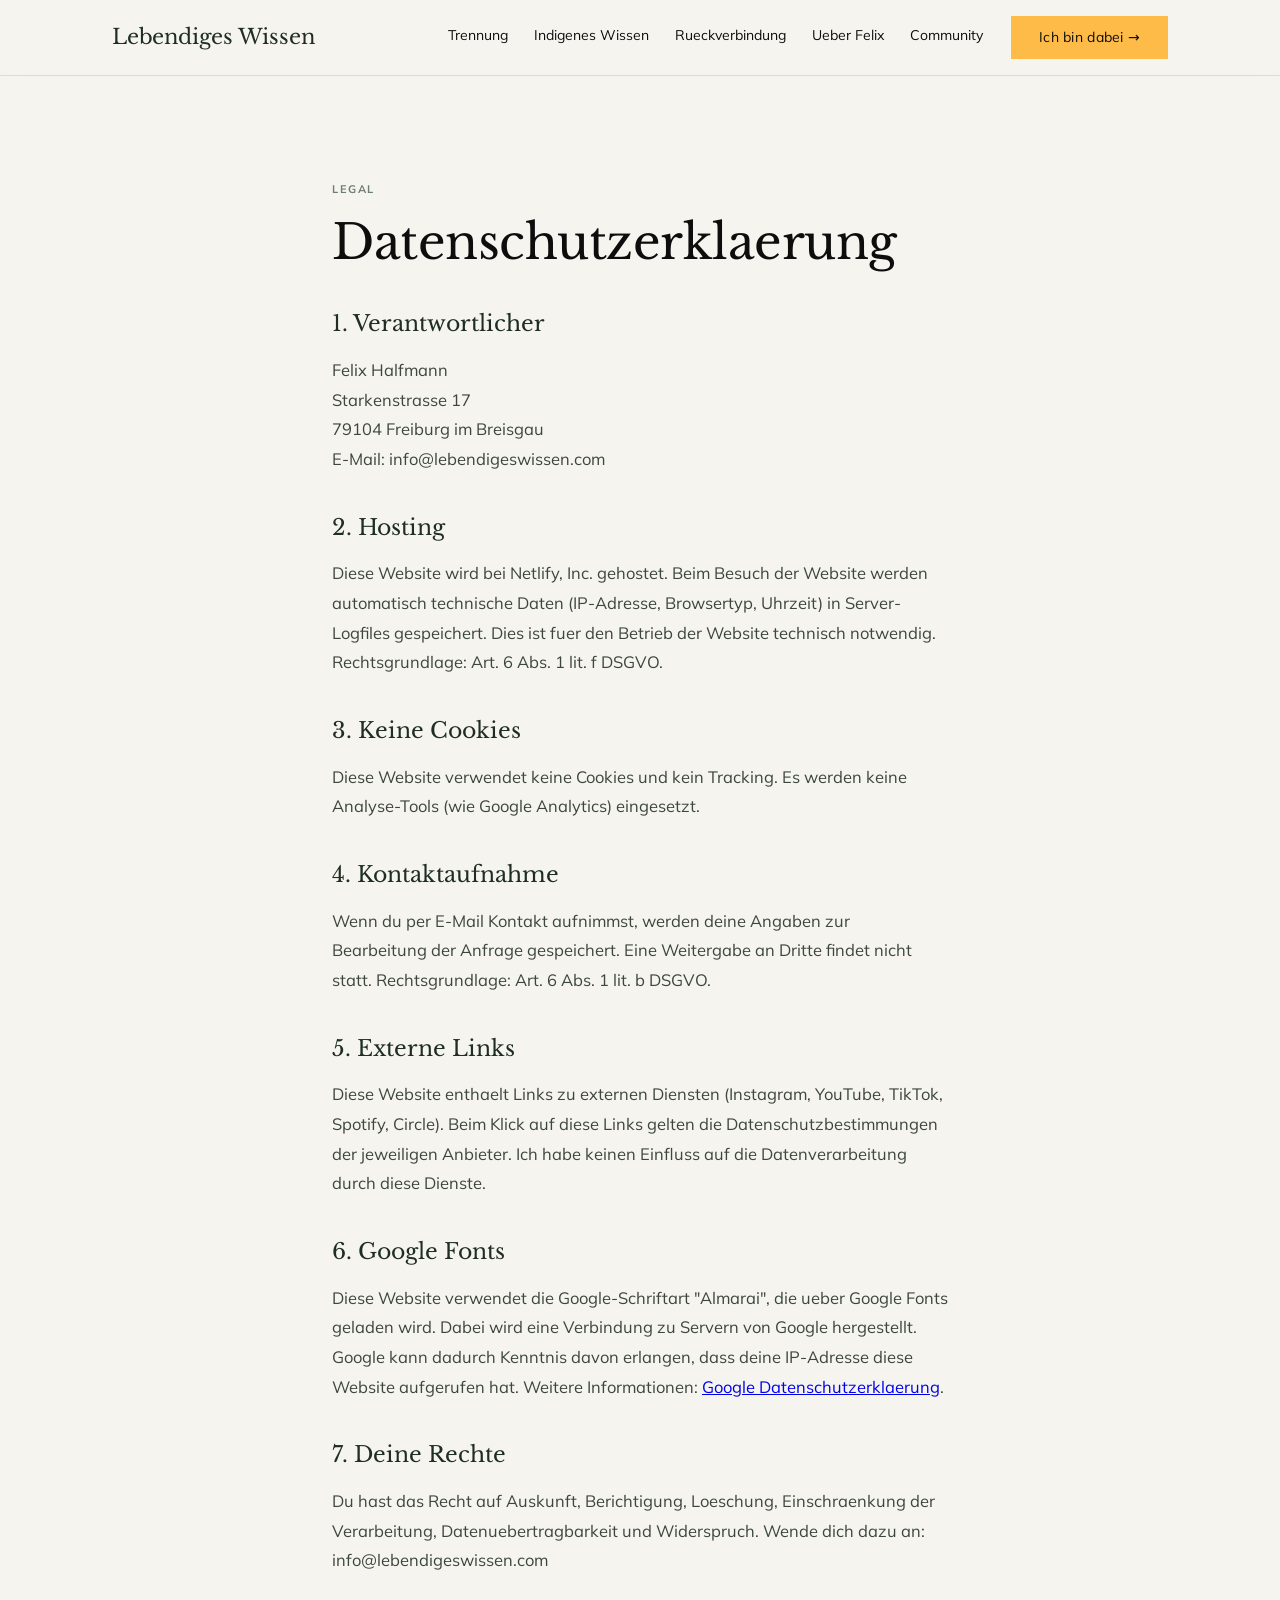
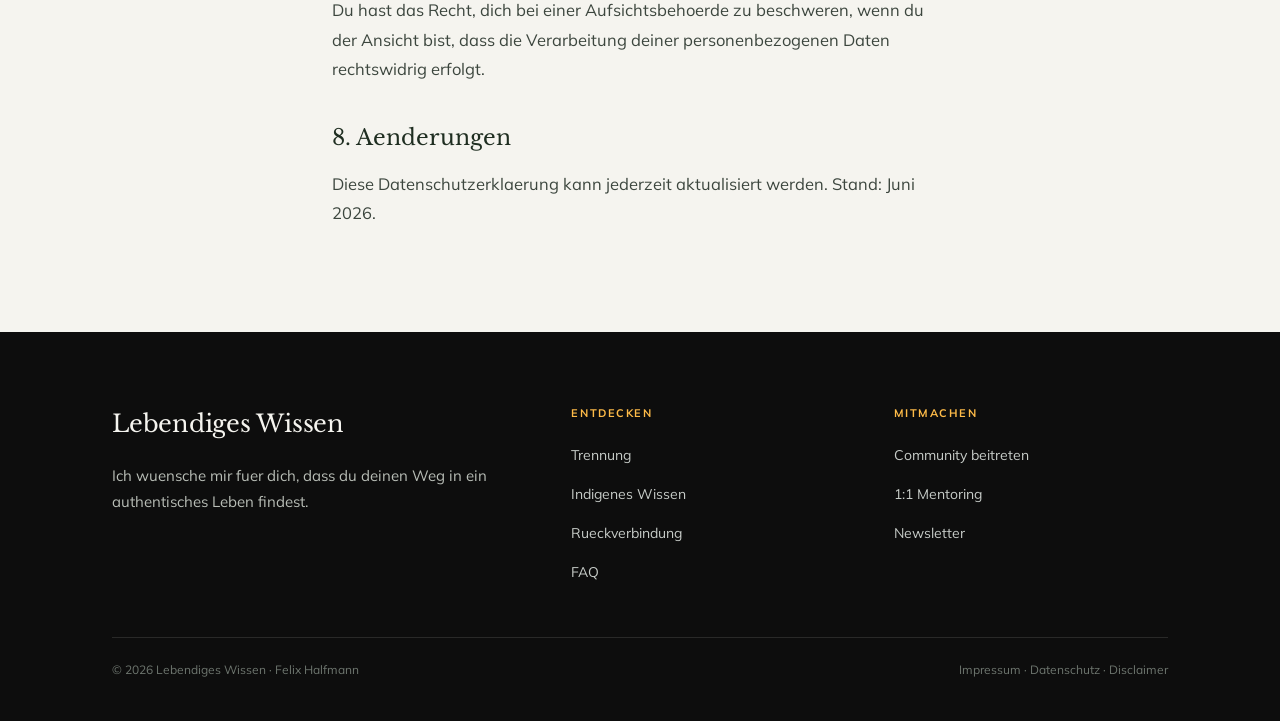
<file: datenschutz.html>
<!DOCTYPE html>
<html lang="de">
<head>
<meta charset="utf-8">
<meta name="viewport" content="width=device-width, initial-scale=1">
<title>Datenschutz | Lebendiges Wissen</title>
<link rel="stylesheet" href="styles.css">
</head>
<body>

<header class="nav"><nav class="nav-inner"><a href="/" class="nav-logo">Lebendiges Wissen</a><div class="nav-right"><div class="nav-links"><a href="/trennung.html">Trennung</a><a href="/indigenes-wissen.html">Indigenes Wissen</a><a href="/rueckverbindung.html">Rueckverbindung</a><a href="/ueber-felix.html">Ueber Felix</a><a href="/community.html">Community</a></div><a href="https://community.lebendigeswissen.com/checkout/mitgliedschaft" class="btn btn--primary">Ich bin dabei →</a><button class="nav-toggle" aria-label="Menu" aria-expanded="false"><span></span><span></span><span></span></button></div></nav></header>

<section class="section section--light">
  <div class="container--text">
    <div class="reveal">
      <div class="overline">Legal</div>
      <h1 class="t-h1" style="margin-top: 16px;">Datenschutzerklaerung</h1>
    </div>
    <div class="prose reveal" data-delay="60" style="margin-top: 36px;">
      <h3>1. Verantwortlicher</h3>
      <p>
        Felix Halfmann<br>
        Starkenstrasse 17<br>
        79104 Freiburg im Breisgau<br>
        E-Mail: info@lebendigeswissen.com
      </p>

      <h3>2. Hosting</h3>
      <p>Diese Website wird bei Netlify, Inc. gehostet. Beim Besuch der Website werden automatisch technische Daten (IP-Adresse, Browsertyp, Uhrzeit) in Server-Logfiles gespeichert. Dies ist fuer den Betrieb der Website technisch notwendig. Rechtsgrundlage: Art. 6 Abs. 1 lit. f DSGVO.</p>

      <h3>3. Keine Cookies</h3>
      <p>Diese Website verwendet keine Cookies und kein Tracking. Es werden keine Analyse-Tools (wie Google Analytics) eingesetzt.</p>

      <h3>4. Kontaktaufnahme</h3>
      <p>Wenn du per E-Mail Kontakt aufnimmst, werden deine Angaben zur Bearbeitung der Anfrage gespeichert. Eine Weitergabe an Dritte findet nicht statt. Rechtsgrundlage: Art. 6 Abs. 1 lit. b DSGVO.</p>

      <h3>5. Externe Links</h3>
      <p>Diese Website enthaelt Links zu externen Diensten (Instagram, YouTube, TikTok, Spotify, Circle). Beim Klick auf diese Links gelten die Datenschutzbestimmungen der jeweiligen Anbieter. Ich habe keinen Einfluss auf die Datenverarbeitung durch diese Dienste.</p>

      <h3>6. Google Fonts</h3>
      <p>Diese Website verwendet die Google-Schriftart "Almarai", die ueber Google Fonts geladen wird. Dabei wird eine Verbindung zu Servern von Google hergestellt. Google kann dadurch Kenntnis davon erlangen, dass deine IP-Adresse diese Website aufgerufen hat. Weitere Informationen: <a href="https://policies.google.com/privacy" target="_blank" rel="noopener">Google Datenschutzerklaerung</a>.</p>

      <h3>7. Deine Rechte</h3>
      <p>Du hast das Recht auf Auskunft, Berichtigung, Loeschung, Einschraenkung der Verarbeitung, Datenuebertragbarkeit und Widerspruch. Wende dich dazu an: info@lebendigeswissen.com</p>
      <p>Du hast das Recht, dich bei einer Aufsichtsbehoerde zu beschweren, wenn du der Ansicht bist, dass die Verarbeitung deiner personenbezogenen Daten rechtswidrig erfolgt.</p>

      <h3>8. Aenderungen</h3>
      <p>Diese Datenschutzerklaerung kann jederzeit aktualisiert werden. Stand: Juni 2026.</p>
    </div>
  </div>
</section>

<footer class="footer"><div class="footer-inner"><div class="footer-grid"><div><div class="footer-brand">Lebendiges Wissen</div><p class="footer-text">Ich wuensche mir fuer dich, dass du deinen Weg in ein authentisches Leben findest.</p></div><div><div class="footer-col-title">Entdecken</div><ul class="footer-links"><li><a href="/trennung.html">Trennung</a></li><li><a href="/indigenes-wissen.html">Indigenes Wissen</a></li><li><a href="/rueckverbindung.html">Rueckverbindung</a></li><li><a href="/faq.html">FAQ</a></li></ul></div><div><div class="footer-col-title">Mitmachen</div><ul class="footer-links"><li><a href="/community.html">Community beitreten</a></li><li><a href="/mentoring.html">1:1 Mentoring</a></li><li><a href="/newsletter.html">Newsletter</a></li></ul></div></div><div class="footer-bottom"><span>&copy; 2026 Lebendiges Wissen &middot; Felix Halfmann</span><span><a href="/impressum.html">Impressum</a> &middot; <a href="/datenschutz.html">Datenschutz</a> &middot; <a href="/disclaimer.html">Disclaimer</a></span></div></div></footer>
<script src="site.js"></script>
</body>
</html>
</file>
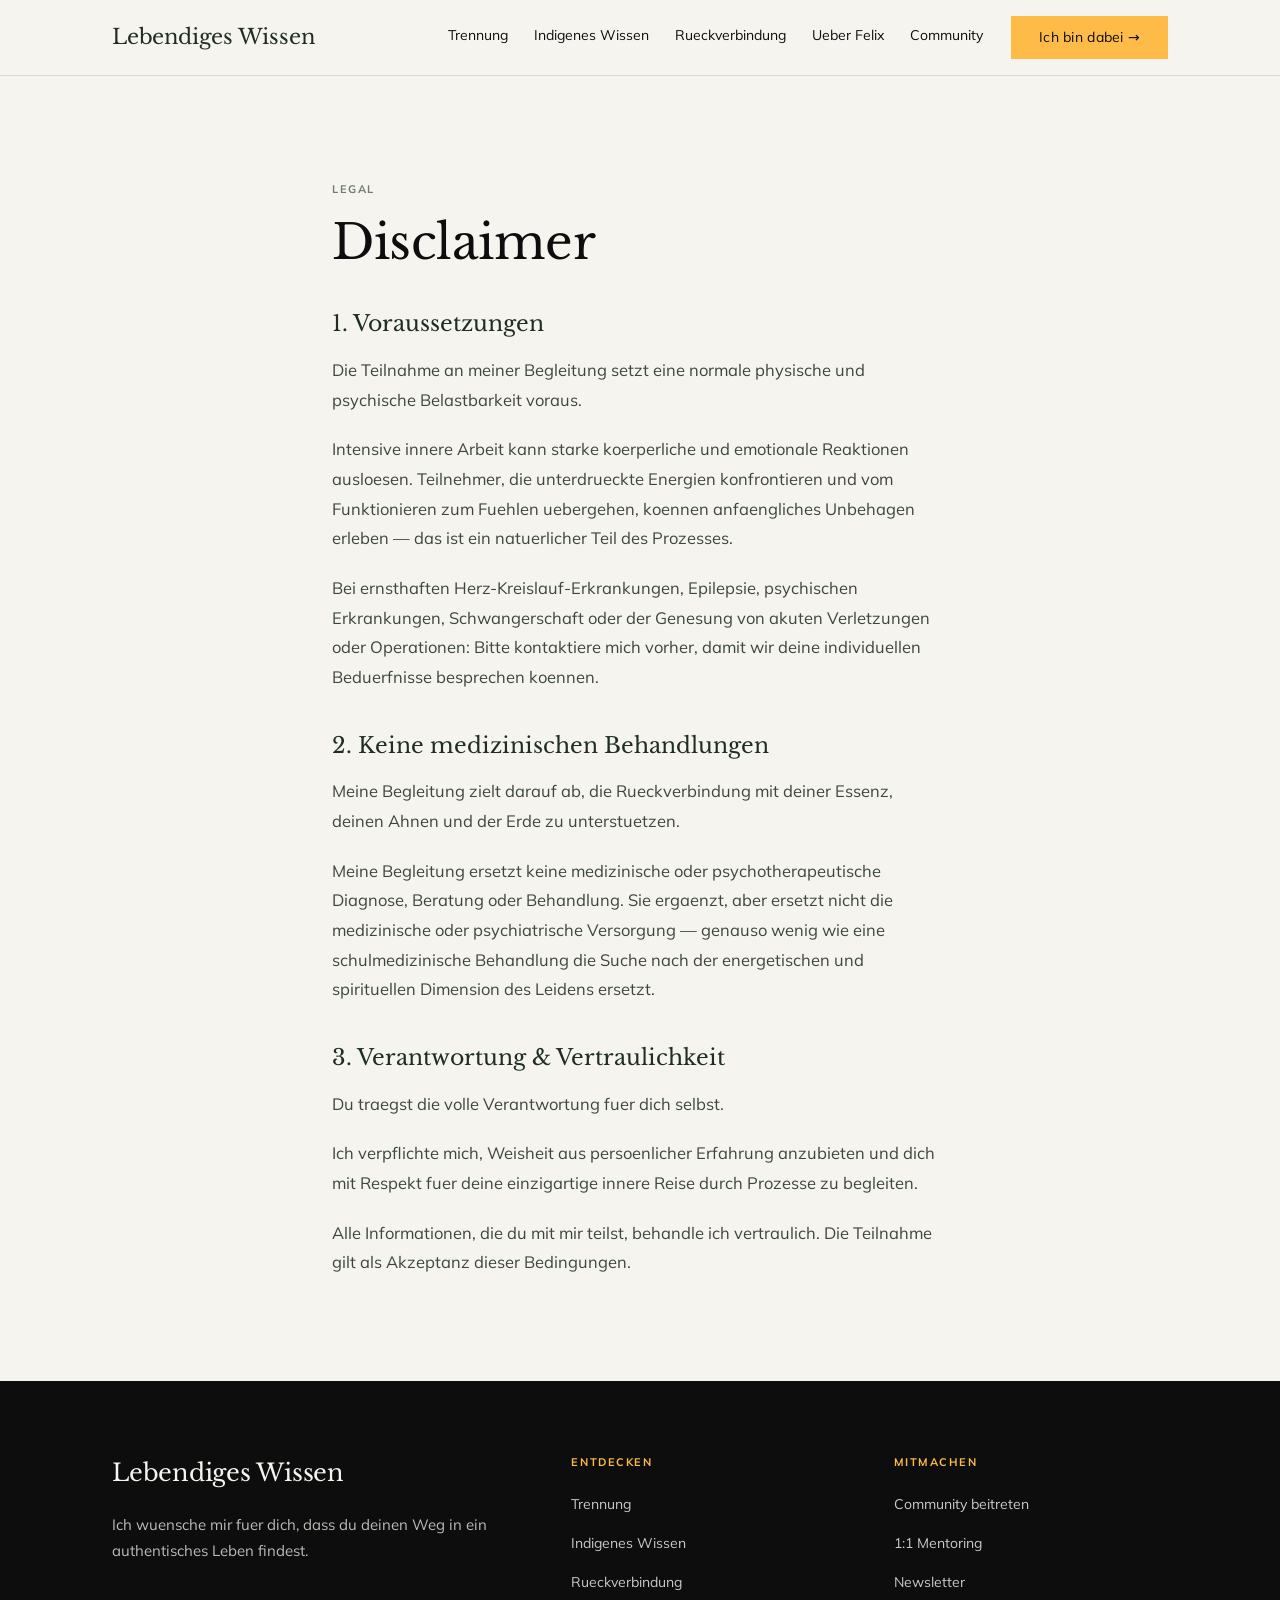
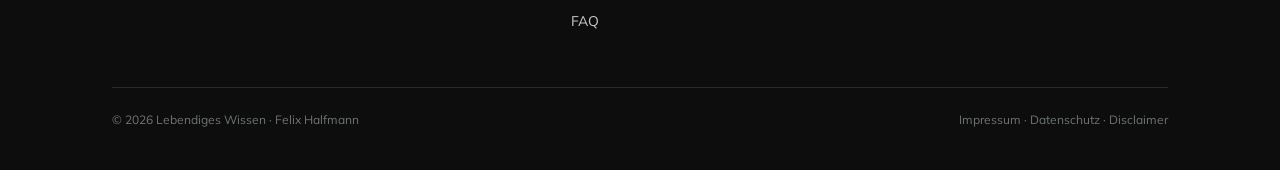
<file: disclaimer.html>
<!DOCTYPE html>
<html lang="de">
<head>
<meta charset="utf-8">
<meta name="viewport" content="width=device-width, initial-scale=1">
<title>Disclaimer | Lebendiges Wissen</title>
<link rel="stylesheet" href="styles.css">
</head>
<body>

<header class="nav"><nav class="nav-inner"><a href="/" class="nav-logo">Lebendiges Wissen</a><div class="nav-right"><div class="nav-links"><a href="/trennung.html">Trennung</a><a href="/indigenes-wissen.html">Indigenes Wissen</a><a href="/rueckverbindung.html">Rueckverbindung</a><a href="/ueber-felix.html">Ueber Felix</a><a href="/community.html">Community</a></div><a href="https://community.lebendigeswissen.com/checkout/mitgliedschaft" class="btn btn--primary">Ich bin dabei →</a><button class="nav-toggle" aria-label="Menu" aria-expanded="false"><span></span><span></span><span></span></button></div></nav></header>

<section class="section section--light">
  <div class="container--text">
    <div class="reveal">
      <div class="overline">Legal</div>
      <h1 class="t-h1" style="margin-top: 16px;">Disclaimer</h1>
    </div>
    <div class="prose reveal" data-delay="60" style="margin-top: 36px;">
      <h3>1. Voraussetzungen</h3>
      <p>Die Teilnahme an meiner Begleitung setzt eine normale physische und psychische Belastbarkeit voraus.</p>
      <p>Intensive innere Arbeit kann starke koerperliche und emotionale Reaktionen ausloesen. Teilnehmer, die unterdrueckte Energien konfrontieren und vom Funktionieren zum Fuehlen uebergehen, koennen anfaengliches Unbehagen erleben — das ist ein natuerlicher Teil des Prozesses.</p>
      <p>Bei ernsthaften Herz-Kreislauf-Erkrankungen, Epilepsie, psychischen Erkrankungen, Schwangerschaft oder der Genesung von akuten Verletzungen oder Operationen: Bitte kontaktiere mich vorher, damit wir deine individuellen Beduerfnisse besprechen koennen.</p>

      <h3>2. Keine medizinischen Behandlungen</h3>
      <p>Meine Begleitung zielt darauf ab, die Rueckverbindung mit deiner Essenz, deinen Ahnen und der Erde zu unterstuetzen.</p>
      <p>Meine Begleitung ersetzt keine medizinische oder psychotherapeutische Diagnose, Beratung oder Behandlung. Sie ergaenzt, aber ersetzt nicht die medizinische oder psychiatrische Versorgung — genauso wenig wie eine schulmedizinische Behandlung die Suche nach der energetischen und spirituellen Dimension des Leidens ersetzt.</p>

      <h3>3. Verantwortung &amp; Vertraulichkeit</h3>
      <p>Du traegst die volle Verantwortung fuer dich selbst.</p>
      <p>Ich verpflichte mich, Weisheit aus persoenlicher Erfahrung anzubieten und dich mit Respekt fuer deine einzigartige innere Reise durch Prozesse zu begleiten.</p>
      <p>Alle Informationen, die du mit mir teilst, behandle ich vertraulich. Die Teilnahme gilt als Akzeptanz dieser Bedingungen.</p>
    </div>
  </div>
</section>

<footer class="footer"><div class="footer-inner"><div class="footer-grid"><div><div class="footer-brand">Lebendiges Wissen</div><p class="footer-text">Ich wuensche mir fuer dich, dass du deinen Weg in ein authentisches Leben findest.</p></div><div><div class="footer-col-title">Entdecken</div><ul class="footer-links"><li><a href="/trennung.html">Trennung</a></li><li><a href="/indigenes-wissen.html">Indigenes Wissen</a></li><li><a href="/rueckverbindung.html">Rueckverbindung</a></li><li><a href="/faq.html">FAQ</a></li></ul></div><div><div class="footer-col-title">Mitmachen</div><ul class="footer-links"><li><a href="/community.html">Community beitreten</a></li><li><a href="/mentoring.html">1:1 Mentoring</a></li><li><a href="/newsletter.html">Newsletter</a></li></ul></div></div><div class="footer-bottom"><span>&copy; 2026 Lebendiges Wissen &middot; Felix Halfmann</span><span><a href="/impressum.html">Impressum</a> &middot; <a href="/datenschutz.html">Datenschutz</a> &middot; <a href="/disclaimer.html">Disclaimer</a></span></div></div></footer>
<script src="site.js"></script>
</body>
</html>
</file>
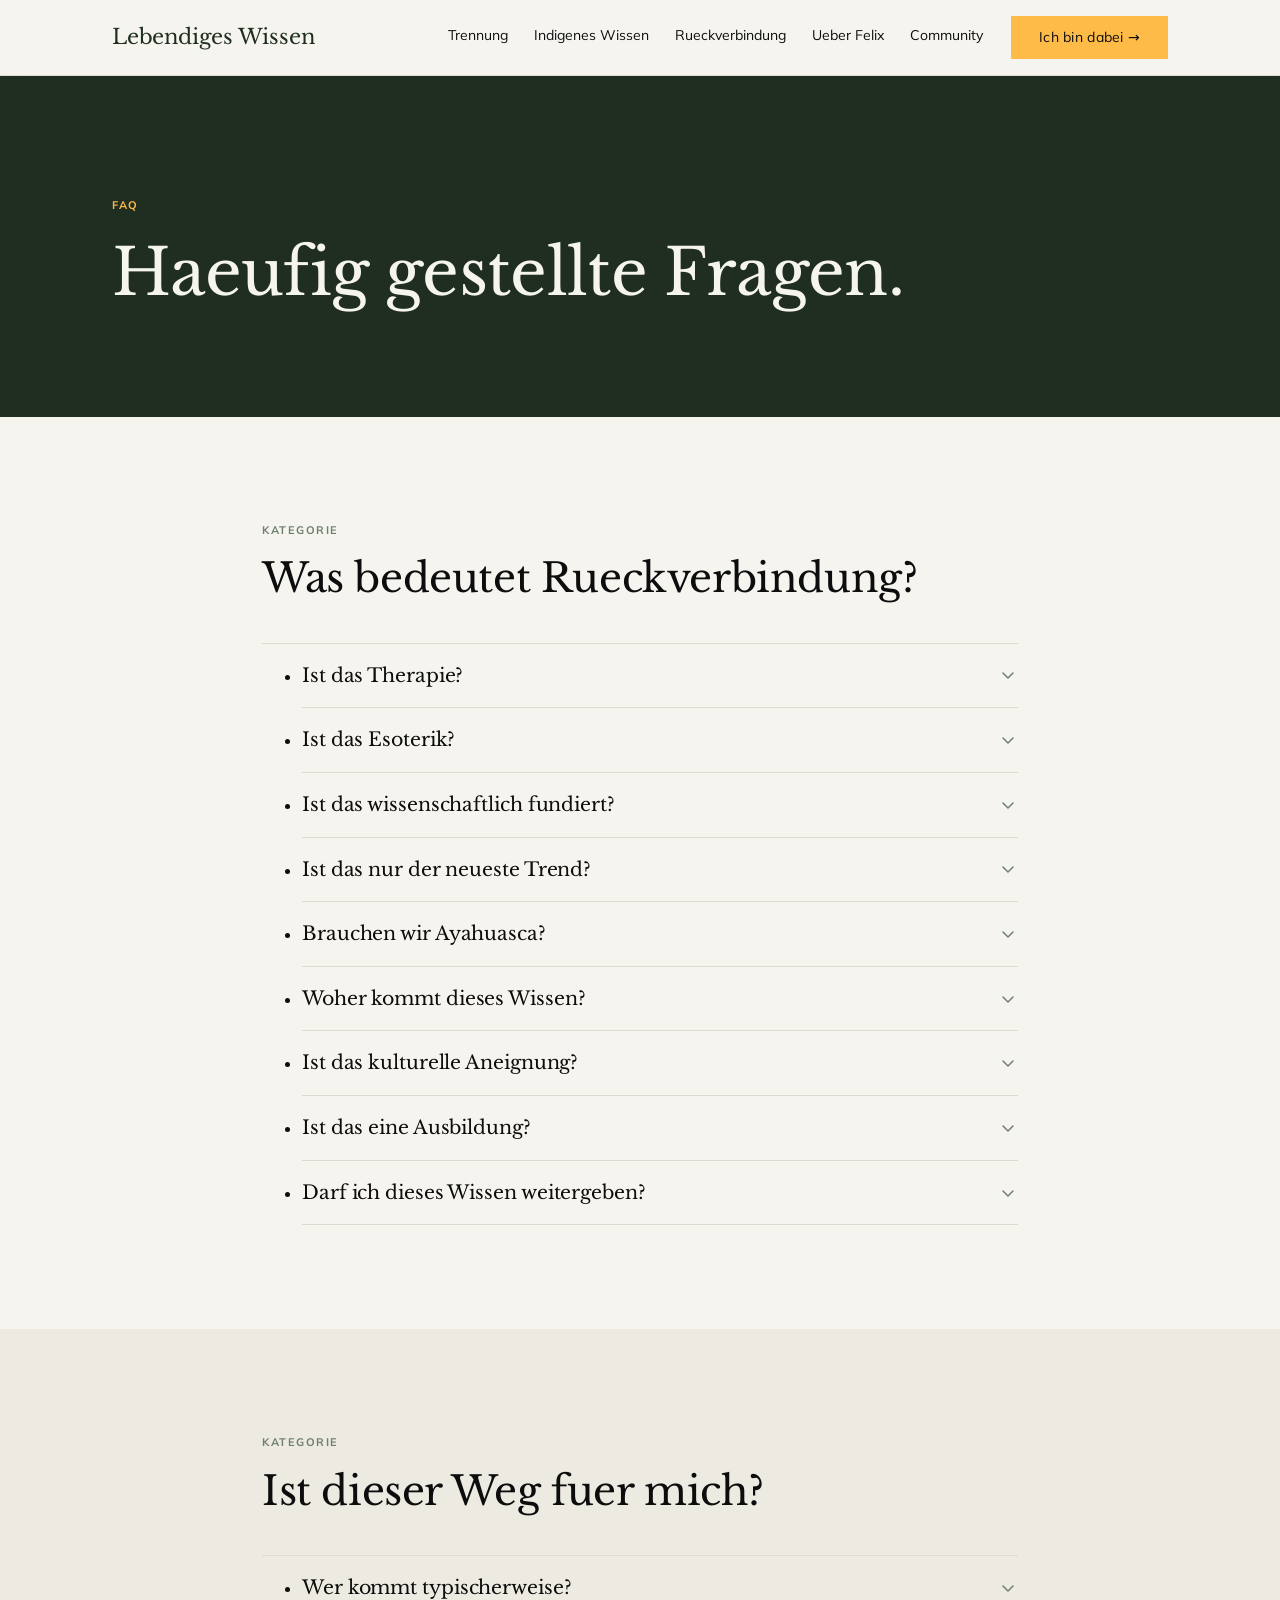
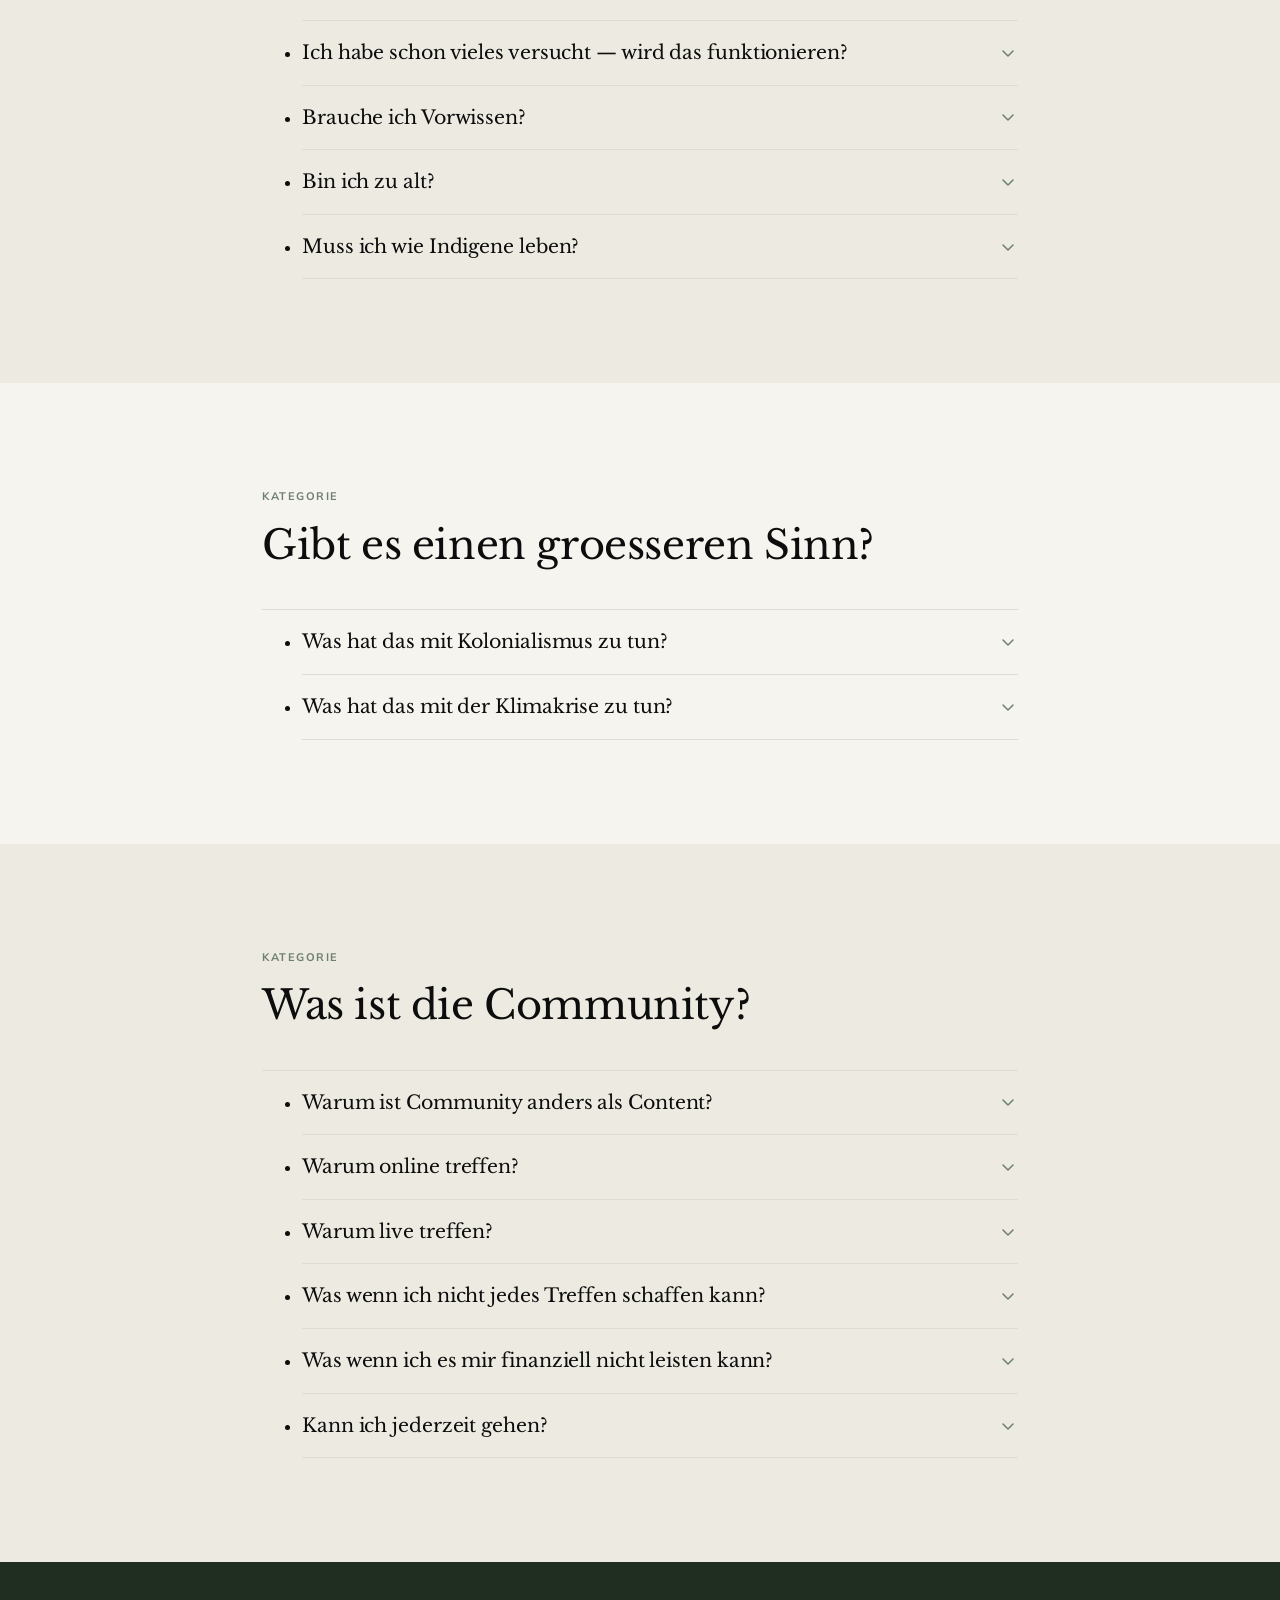
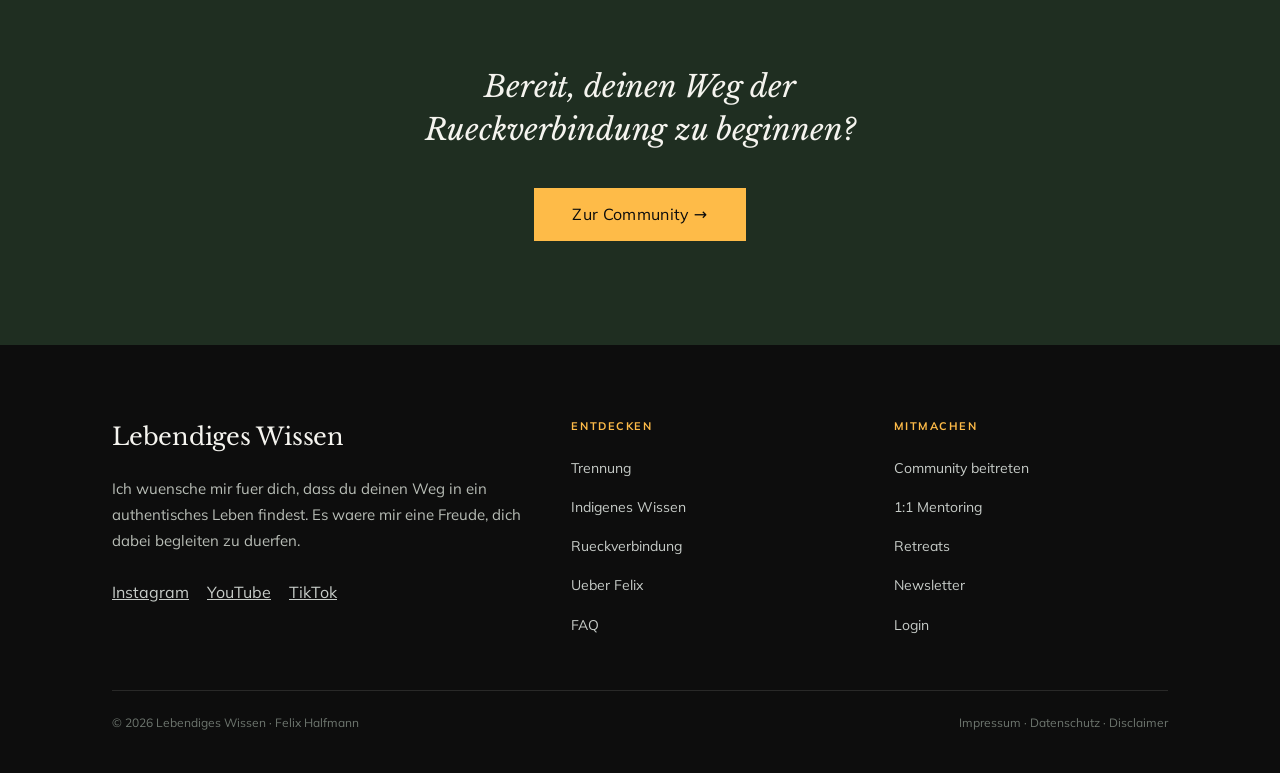
<file: faq.html>
<!DOCTYPE html>
<html lang="de">
<head>
<meta charset="utf-8">
<meta name="viewport" content="width=device-width, initial-scale=1">
<title>FAQ | Lebendiges Wissen</title>
<meta name="description" content="Haeufig gestellte Fragen zu Rueckverbindung, indigenem Wissen und der Lebendiges Wissen Community.">
<link rel="stylesheet" href="styles.css">
</head>
<body>

<!-- NAV -->
<header class="nav">
  <nav class="nav-inner">
    <a href="/" class="nav-logo">Lebendiges Wissen</a>
    <div class="nav-right">
      <div class="nav-links">
        <a href="/trennung.html">Trennung</a>
        <a href="/indigenes-wissen.html">Indigenes Wissen</a>
        <a href="/rueckverbindung.html">Rueckverbindung</a>
        <a href="/ueber-felix.html">Ueber Felix</a>
        <a href="/community.html">Community</a>
      </div>
      <a href="https://community.lebendigeswissen.com/checkout/mitgliedschaft" class="btn btn--primary">Ich bin dabei →</a>
      <button class="nav-toggle" aria-label="Menu" aria-expanded="false">
        <span></span><span></span><span></span>
      </button>
    </div>
  </nav>
</header>

<!-- HERO -->
<section class="section--dark" style="padding: 0;">
  <div class="container" style="padding-top: 120px; padding-bottom: 108px;">
    <div class="reveal">
      <div class="overline" style="color: var(--accent);">FAQ</div>
    </div>
    <div class="reveal" data-delay="60">
      <h1 class="t-display" style="color: var(--fg-on-dark); margin-top: 22px; max-width: 18ch;">
        Haeufig gestellte Fragen.
      </h1>
    </div>
  </div>
</section>

<!-- KATEGORIE 1: Was bedeutet Rueckverbindung? -->
<section class="section section--light">
  <div class="container" style="max-width: var(--max-w-narrow);">
    <div class="reveal">
      <div class="overline">Kategorie</div>
      <h2 class="t-h2" style="margin-top: 16px;">Was bedeutet Rueckverbindung?</h2>
    </div>
    <ul class="faq-list" style="margin-top: 40px;">
      <li class="faq-item reveal">
        <button class="faq-question" aria-expanded="false">
          Ist das Therapie?
          <svg class="faq-arrow" width="20" height="20" viewBox="0 0 20 20" fill="none" aria-hidden="true"><path d="M5 8 L10 13 L15 8" stroke="#6E7E70" stroke-width="1.5" stroke-linecap="round" stroke-linejoin="round"/></svg>
        </button>
        <div class="faq-answer">
          <div class="faq-answer-inner">
            <div class="faq-answer-content">
              <p>Nein. Es geht nicht darum, Probleme durch Denken oder Analyse zu loesen. Heilung entsteht durch Rueckverbindung mit sich selbst, den Ahnen und der Erde.</p>
            </div>
          </div>
        </div>
      </li>
      <li class="faq-item reveal" data-delay="40">
        <button class="faq-question" aria-expanded="false">
          Ist das Esoterik?
          <svg class="faq-arrow" width="20" height="20" viewBox="0 0 20 20" fill="none" aria-hidden="true"><path d="M5 8 L10 13 L15 8" stroke="#6E7E70" stroke-width="1.5" stroke-linecap="round" stroke-linejoin="round"/></svg>
        </button>
        <div class="faq-answer">
          <div class="faq-answer-inner">
            <div class="faq-answer-content">
              <p>Es geht um "erwachsenen Glauben" — geerdet in eigener Erfahrung, nicht blindem Vertrauen. Jahrtausendealtes Wissen, validiert durch gelebte Erfahrung.</p>
            </div>
          </div>
        </div>
      </li>
      <li class="faq-item reveal" data-delay="80">
        <button class="faq-question" aria-expanded="false">
          Ist das wissenschaftlich fundiert?
          <svg class="faq-arrow" width="20" height="20" viewBox="0 0 20 20" fill="none" aria-hidden="true"><path d="M5 8 L10 13 L15 8" stroke="#6E7E70" stroke-width="1.5" stroke-linecap="round" stroke-linejoin="round"/></svg>
        </button>
        <div class="faq-answer">
          <div class="faq-answer-inner">
            <div class="faq-answer-content">
              <p>Viele Prinzipien, die indigene Kulturen seit Generationen weitergeben, finden Bestaetigung in moderner Trauma-, Nervensystem- und Bindungsforschung (Gordon Neufeld, Peter Levine).</p>
            </div>
          </div>
        </div>
      </li>
      <li class="faq-item reveal" data-delay="120">
        <button class="faq-question" aria-expanded="false">
          Ist das nur der neueste Trend?
          <svg class="faq-arrow" width="20" height="20" viewBox="0 0 20 20" fill="none" aria-hidden="true"><path d="M5 8 L10 13 L15 8" stroke="#6E7E70" stroke-width="1.5" stroke-linecap="round" stroke-linejoin="round"/></svg>
        </button>
        <div class="faq-answer">
          <div class="faq-answer-inner">
            <div class="faq-answer-content">
              <p>Zeitlose Prinzipien, keine trendige Selbstoptimierung. Der Weg braucht Zeit und zielt auf nachhaltige Veraenderung.</p>
            </div>
          </div>
        </div>
      </li>
      <li class="faq-item reveal" data-delay="160">
        <button class="faq-question" aria-expanded="false">
          Brauchen wir Ayahuasca?
          <svg class="faq-arrow" width="20" height="20" viewBox="0 0 20 20" fill="none" aria-hidden="true"><path d="M5 8 L10 13 L15 8" stroke="#6E7E70" stroke-width="1.5" stroke-linecap="round" stroke-linejoin="round"/></svg>
        </button>
        <div class="faq-answer">
          <div class="faq-answer-inner">
            <div class="faq-answer-content">
              <p>Nein. Der Weg betont taegliche Praxis und Verbindung ohne Substanzen.</p>
            </div>
          </div>
        </div>
      </li>
      <li class="faq-item reveal" data-delay="200">
        <button class="faq-question" aria-expanded="false">
          Woher kommt dieses Wissen?
          <svg class="faq-arrow" width="20" height="20" viewBox="0 0 20 20" fill="none" aria-hidden="true"><path d="M5 8 L10 13 L15 8" stroke="#6E7E70" stroke-width="1.5" stroke-linecap="round" stroke-linejoin="round"/></svg>
        </button>
        <div class="faq-answer">
          <div class="faq-answer-inner">
            <div class="faq-answer-content">
              <p>Aus uralten muendlichen Linien aus Suedamerika, den Anden Perus und den Kogi aus Kolumbien. Aehnliches Wissen existiert in indigenen Kulturen weltweit.</p>
            </div>
          </div>
        </div>
      </li>
      <li class="faq-item reveal" data-delay="240">
        <button class="faq-question" aria-expanded="false">
          Ist das kulturelle Aneignung?
          <svg class="faq-arrow" width="20" height="20" viewBox="0 0 20 20" fill="none" aria-hidden="true"><path d="M5 8 L10 13 L15 8" stroke="#6E7E70" stroke-width="1.5" stroke-linecap="round" stroke-linejoin="round"/></svg>
        </button>
        <div class="faq-answer">
          <div class="faq-answer-inner">
            <div class="faq-answer-content">
              <p>Indigene Kulturen wie die Kogi teilen ihr Wissen bewusst, um Menschen an universelle Lebensprinzipien zu erinnern — nicht um ihre Kulturform zu imitieren.</p>
            </div>
          </div>
        </div>
      </li>
      <li class="faq-item reveal" data-delay="280">
        <button class="faq-question" aria-expanded="false">
          Ist das eine Ausbildung?
          <svg class="faq-arrow" width="20" height="20" viewBox="0 0 20 20" fill="none" aria-hidden="true"><path d="M5 8 L10 13 L15 8" stroke="#6E7E70" stroke-width="1.5" stroke-linecap="round" stroke-linejoin="round"/></svg>
        </button>
        <div class="faq-answer">
          <div class="faq-answer-inner">
            <div class="faq-answer-content">
              <p>Der Fokus liegt auf persoenlicher Erfahrung. Das Leben selbst ist die Pruefung.</p>
            </div>
          </div>
        </div>
      </li>
      <li class="faq-item reveal" data-delay="320">
        <button class="faq-question" aria-expanded="false">
          Darf ich dieses Wissen weitergeben?
          <svg class="faq-arrow" width="20" height="20" viewBox="0 0 20 20" fill="none" aria-hidden="true"><path d="M5 8 L10 13 L15 8" stroke="#6E7E70" stroke-width="1.5" stroke-linecap="round" stroke-linejoin="round"/></svg>
        </button>
        <div class="faq-answer">
          <div class="faq-answer-inner">
            <div class="faq-answer-content">
              <p>Aus indigener Perspektive: Ja. Es gibt kein Copyright auf Lebendiges Wissen.</p>
            </div>
          </div>
        </div>
      </li>
    </ul>
  </div>
</section>

<!-- KATEGORIE 2: Ist dieser Weg fuer mich? -->
<section class="section section--shade">
  <div class="container" style="max-width: var(--max-w-narrow);">
    <div class="reveal">
      <div class="overline">Kategorie</div>
      <h2 class="t-h2" style="margin-top: 16px;">Ist dieser Weg fuer mich?</h2>
    </div>
    <ul class="faq-list" style="margin-top: 40px;">
      <li class="faq-item reveal">
        <button class="faq-question" aria-expanded="false">
          Wer kommt typischerweise?
          <svg class="faq-arrow" width="20" height="20" viewBox="0 0 20 20" fill="none" aria-hidden="true"><path d="M5 8 L10 13 L15 8" stroke="#6E7E70" stroke-width="1.5" stroke-linecap="round" stroke-linejoin="round"/></svg>
        </button>
        <div class="faq-answer">
          <div class="faq-answer-inner">
            <div class="faq-answer-content">
              <p>Menschen, die tiefere Bedeutung suchen, die sie in der westlichen Kultur nicht finden. Oft nach persoenlichen Krisen.</p>
            </div>
          </div>
        </div>
      </li>
      <li class="faq-item reveal" data-delay="40">
        <button class="faq-question" aria-expanded="false">
          Ich habe schon vieles versucht — wird das funktionieren?
          <svg class="faq-arrow" width="20" height="20" viewBox="0 0 20 20" fill="none" aria-hidden="true"><path d="M5 8 L10 13 L15 8" stroke="#6E7E70" stroke-width="1.5" stroke-linecap="round" stroke-linejoin="round"/></svg>
        </button>
        <div class="faq-answer">
          <div class="faq-answer-inner">
            <div class="faq-answer-content">
              <p>Es geht nicht darum, eine weitere Technik zu lernen, sondern deinen eigenen Glauben und deine direkte Verbindung wiederzufinden.</p>
            </div>
          </div>
        </div>
      </li>
      <li class="faq-item reveal" data-delay="80">
        <button class="faq-question" aria-expanded="false">
          Brauche ich Vorwissen?
          <svg class="faq-arrow" width="20" height="20" viewBox="0 0 20 20" fill="none" aria-hidden="true"><path d="M5 8 L10 13 L15 8" stroke="#6E7E70" stroke-width="1.5" stroke-linecap="round" stroke-linejoin="round"/></svg>
        </button>
        <div class="faq-answer">
          <div class="faq-answer-inner">
            <div class="faq-answer-content">
              <p>Nein. Es braucht keine Vorerfahrung. Es ist ein Prozess des Erinnerns, zugaenglich fuer jeden.</p>
            </div>
          </div>
        </div>
      </li>
      <li class="faq-item reveal" data-delay="120">
        <button class="faq-question" aria-expanded="false">
          Bin ich zu alt?
          <svg class="faq-arrow" width="20" height="20" viewBox="0 0 20 20" fill="none" aria-hidden="true"><path d="M5 8 L10 13 L15 8" stroke="#6E7E70" stroke-width="1.5" stroke-linecap="round" stroke-linejoin="round"/></svg>
        </button>
        <div class="faq-answer">
          <div class="faq-answer-inner">
            <div class="faq-answer-content">
              <p>Aus indigener Perspektive ist es nie zu spaet.</p>
            </div>
          </div>
        </div>
      </li>
      <li class="faq-item reveal" data-delay="160">
        <button class="faq-question" aria-expanded="false">
          Muss ich wie Indigene leben?
          <svg class="faq-arrow" width="20" height="20" viewBox="0 0 20 20" fill="none" aria-hidden="true"><path d="M5 8 L10 13 L15 8" stroke="#6E7E70" stroke-width="1.5" stroke-linecap="round" stroke-linejoin="round"/></svg>
        </button>
        <div class="faq-answer">
          <div class="faq-answer-inner">
            <div class="faq-answer-content">
              <p>Nein. Indigen zu leben heisst, dich mit deiner Essenz, deiner Gemeinschaft und deinem Land zu verbinden — in deinem modernen Leben.</p>
            </div>
          </div>
        </div>
      </li>
    </ul>
  </div>
</section>

<!-- KATEGORIE 3: Gibt es einen groesseren Sinn? -->
<section class="section section--light">
  <div class="container" style="max-width: var(--max-w-narrow);">
    <div class="reveal">
      <div class="overline">Kategorie</div>
      <h2 class="t-h2" style="margin-top: 16px;">Gibt es einen groesseren Sinn?</h2>
    </div>
    <ul class="faq-list" style="margin-top: 40px;">
      <li class="faq-item reveal">
        <button class="faq-question" aria-expanded="false">
          Was hat das mit Kolonialismus zu tun?
          <svg class="faq-arrow" width="20" height="20" viewBox="0 0 20 20" fill="none" aria-hidden="true"><path d="M5 8 L10 13 L15 8" stroke="#6E7E70" stroke-width="1.5" stroke-linecap="round" stroke-linejoin="round"/></svg>
        </button>
        <div class="faq-answer">
          <div class="faq-answer-inner">
            <div class="faq-answer-content">
              <p>Rueckverbindung ist persoenliche Befreiung von verinnerlichten Unterdrueckungsstrukturen.</p>
            </div>
          </div>
        </div>
      </li>
      <li class="faq-item reveal" data-delay="40">
        <button class="faq-question" aria-expanded="false">
          Was hat das mit der Klimakrise zu tun?
          <svg class="faq-arrow" width="20" height="20" viewBox="0 0 20 20" fill="none" aria-hidden="true"><path d="M5 8 L10 13 L15 8" stroke="#6E7E70" stroke-width="1.5" stroke-linecap="round" stroke-linejoin="round"/></svg>
        </button>
        <div class="faq-answer">
          <div class="faq-answer-inner">
            <div class="faq-answer-content">
              <p>Die Klimakrise ist kein technisches Problem. Sie spiegelt unsere Trennung von der Erde und uns selbst.</p>
            </div>
          </div>
        </div>
      </li>
    </ul>
  </div>
</section>

<!-- KATEGORIE 4: Was ist die Community? -->
<section class="section section--shade">
  <div class="container" style="max-width: var(--max-w-narrow);">
    <div class="reveal">
      <div class="overline">Kategorie</div>
      <h2 class="t-h2" style="margin-top: 16px;">Was ist die Community?</h2>
    </div>
    <ul class="faq-list" style="margin-top: 40px;">
      <li class="faq-item reveal">
        <button class="faq-question" aria-expanded="false">
          Warum ist Community anders als Content?
          <svg class="faq-arrow" width="20" height="20" viewBox="0 0 20 20" fill="none" aria-hidden="true"><path d="M5 8 L10 13 L15 8" stroke="#6E7E70" stroke-width="1.5" stroke-linecap="round" stroke-linejoin="round"/></svg>
        </button>
        <div class="faq-answer">
          <div class="faq-answer-inner">
            <div class="faq-answer-content">
              <p>Content kann die Arbeit nicht ersetzen, die jeder Mensch allein tun muss. Community beinhaltet geteilte Rituale und persoenliche Prozesse.</p>
            </div>
          </div>
        </div>
      </li>
      <li class="faq-item reveal" data-delay="40">
        <button class="faq-question" aria-expanded="false">
          Warum online treffen?
          <svg class="faq-arrow" width="20" height="20" viewBox="0 0 20 20" fill="none" aria-hidden="true"><path d="M5 8 L10 13 L15 8" stroke="#6E7E70" stroke-width="1.5" stroke-linecap="round" stroke-linejoin="round"/></svg>
        </button>
        <div class="faq-answer">
          <div class="faq-answer-inner">
            <div class="faq-answer-content">
              <p>Digitale Treffen ermoeglichen kulturelle Transformation, waehrend sich Teilnehmer auf ihren persoenlichen Prozess konzentrieren koennen.</p>
            </div>
          </div>
        </div>
      </li>
      <li class="faq-item reveal" data-delay="80">
        <button class="faq-question" aria-expanded="false">
          Warum live treffen?
          <svg class="faq-arrow" width="20" height="20" viewBox="0 0 20 20" fill="none" aria-hidden="true"><path d="M5 8 L10 13 L15 8" stroke="#6E7E70" stroke-width="1.5" stroke-linecap="round" stroke-linejoin="round"/></svg>
        </button>
        <div class="faq-answer">
          <div class="faq-answer-inner">
            <div class="faq-answer-content">
              <p>Indigenes Wissen ist lebendig. Direkte Praesenz, Energie und Intention sind wichtig.</p>
            </div>
          </div>
        </div>
      </li>
      <li class="faq-item reveal" data-delay="120">
        <button class="faq-question" aria-expanded="false">
          Was wenn ich nicht jedes Treffen schaffen kann?
          <svg class="faq-arrow" width="20" height="20" viewBox="0 0 20 20" fill="none" aria-hidden="true"><path d="M5 8 L10 13 L15 8" stroke="#6E7E70" stroke-width="1.5" stroke-linecap="round" stroke-linejoin="round"/></svg>
        </button>
        <div class="faq-answer">
          <div class="faq-answer-inner">
            <div class="faq-answer-content">
              <p>Du bestimmst die Intensitaet deines Weges selbst.</p>
            </div>
          </div>
        </div>
      </li>
      <li class="faq-item reveal" data-delay="160">
        <button class="faq-question" aria-expanded="false">
          Was wenn ich es mir finanziell nicht leisten kann?
          <svg class="faq-arrow" width="20" height="20" viewBox="0 0 20 20" fill="none" aria-hidden="true"><path d="M5 8 L10 13 L15 8" stroke="#6E7E70" stroke-width="1.5" stroke-linecap="round" stroke-linejoin="round"/></svg>
        </button>
        <div class="faq-answer">
          <div class="faq-answer-inner">
            <div class="faq-answer-content">
              <p>Finanzielles Investment zeigt Selbstverantwortung. Melde dich direkt, wenn du wirklich nicht kannst.</p>
            </div>
          </div>
        </div>
      </li>
      <li class="faq-item reveal" data-delay="200">
        <button class="faq-question" aria-expanded="false">
          Kann ich jederzeit gehen?
          <svg class="faq-arrow" width="20" height="20" viewBox="0 0 20 20" fill="none" aria-hidden="true"><path d="M5 8 L10 13 L15 8" stroke="#6E7E70" stroke-width="1.5" stroke-linecap="round" stroke-linejoin="round"/></svg>
        </button>
        <div class="faq-answer">
          <div class="faq-answer-inner">
            <div class="faq-answer-content">
              <p>Ja. Keine Mindestlaufzeit, keine versteckten Bedingungen.</p>
            </div>
          </div>
        </div>
      </li>
    </ul>
  </div>
</section>

<!-- CTA -->
<section class="section section--dark">
  <div class="container text-center" style="max-width: var(--max-w-narrow);">
    <div class="reveal">
      <p class="t-quote" style="color: var(--fg-on-dark); max-width: 28ch; margin: 0 auto;">
        Bereit, deinen Weg der Rueckverbindung zu beginnen?
      </p>
      <div style="margin-top: 36px;">
        <a href="/community.html" class="btn btn--lg btn--primary">Zur Community →</a>
      </div>
    </div>
  </div>
</section>

<!-- FOOTER -->
<footer class="footer">
  <div class="footer-inner">
    <div class="footer-grid">
      <div>
        <div class="footer-brand">Lebendiges Wissen</div>
        <p class="footer-text">
          Ich wuensche mir fuer dich, dass du deinen Weg in ein authentisches Leben findest. Es waere mir eine Freude, dich dabei begleiten zu duerfen.
        </p>
        <div class="footer-social">
          <a href="https://www.instagram.com/lebendiges.wissen" aria-label="Instagram" target="_blank" rel="noopener">Instagram</a>
          <a href="https://www.youtube.com/@lebendiges.wissen" aria-label="YouTube" target="_blank" rel="noopener">YouTube</a>
          <a href="https://www.tiktok.com/@lebendiges.wissen" aria-label="TikTok" target="_blank" rel="noopener">TikTok</a>
        </div>
      </div>
      <div>
        <div class="footer-col-title">Entdecken</div>
        <ul class="footer-links">
          <li><a href="/trennung.html">Trennung</a></li>
          <li><a href="/indigenes-wissen.html">Indigenes Wissen</a></li>
          <li><a href="/rueckverbindung.html">Rueckverbindung</a></li>
          <li><a href="/ueber-felix.html">Ueber Felix</a></li>
          <li><a href="/faq.html">FAQ</a></li>
        </ul>
      </div>
      <div>
        <div class="footer-col-title">Mitmachen</div>
        <ul class="footer-links">
          <li><a href="/community.html">Community beitreten</a></li>
          <li><a href="/mentoring.html">1:1 Mentoring</a></li>
          <li><a href="/retreats.html">Retreats</a></li>
          <li><a href="/newsletter.html">Newsletter</a></li>
          <li><a href="https://community.lebendigeswissen.com/" target="_blank" rel="noopener">Login</a></li>
        </ul>
      </div>
    </div>
    <div class="footer-bottom">
      <span>&copy; 2026 Lebendiges Wissen &middot; Felix Halfmann</span>
      <span>
        <a href="/impressum.html">Impressum</a> &middot;
        <a href="/datenschutz.html">Datenschutz</a> &middot;
        <a href="/disclaimer.html">Disclaimer</a>
      </span>
    </div>
  </div>
</footer>

<script src="site.js"></script>
</body>
</html>
</file>
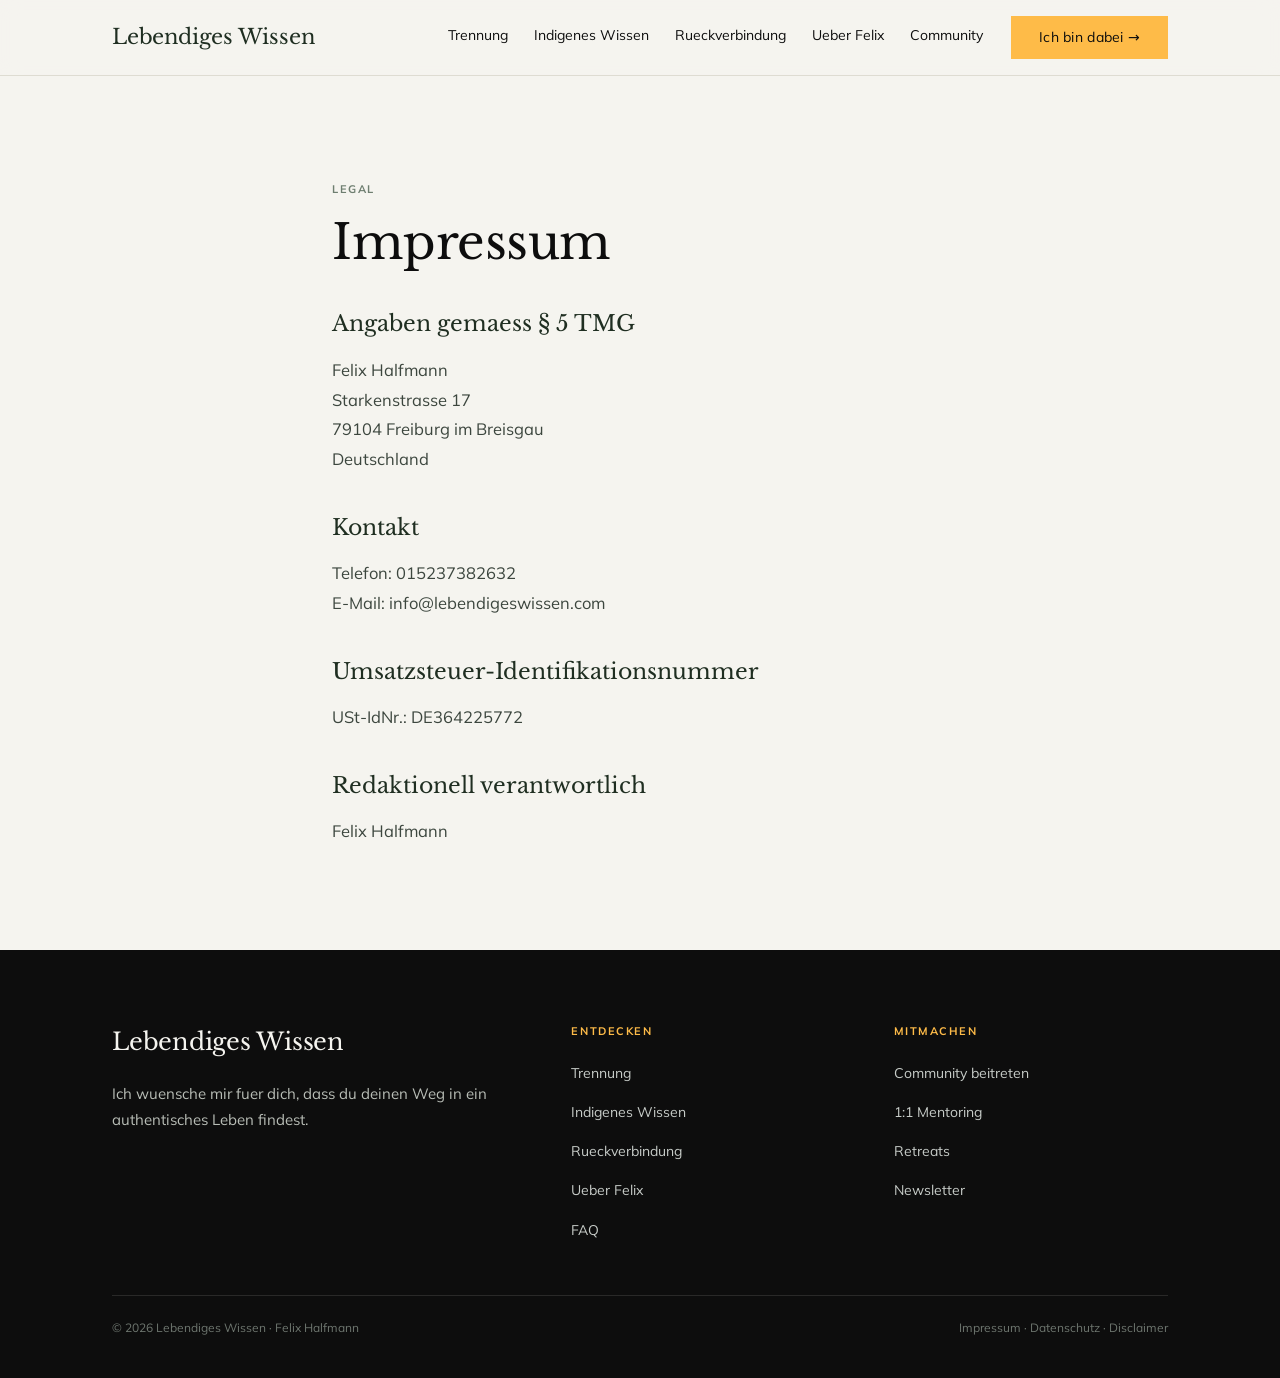
<file: impressum.html>
<!DOCTYPE html>
<html lang="de">
<head>
<meta charset="utf-8">
<meta name="viewport" content="width=device-width, initial-scale=1">
<title>Impressum | Lebendiges Wissen</title>
<link rel="stylesheet" href="styles.css">
</head>
<body>

<header class="nav"><nav class="nav-inner"><a href="/" class="nav-logo">Lebendiges Wissen</a><div class="nav-right"><div class="nav-links"><a href="/trennung.html">Trennung</a><a href="/indigenes-wissen.html">Indigenes Wissen</a><a href="/rueckverbindung.html">Rueckverbindung</a><a href="/ueber-felix.html">Ueber Felix</a><a href="/community.html">Community</a></div><a href="https://community.lebendigeswissen.com/checkout/mitgliedschaft" class="btn btn--primary">Ich bin dabei →</a><button class="nav-toggle" aria-label="Menu" aria-expanded="false"><span></span><span></span><span></span></button></div></nav></header>

<section class="section section--light">
  <div class="container--text">
    <div class="reveal">
      <div class="overline">Legal</div>
      <h1 class="t-h1" style="margin-top: 16px;">Impressum</h1>
    </div>
    <div class="prose reveal" data-delay="60" style="margin-top: 36px;">
      <h3>Angaben gemaess &sect; 5 TMG</h3>
      <p>
        Felix Halfmann<br>
        Starkenstrasse 17<br>
        79104 Freiburg im Breisgau<br>
        Deutschland
      </p>

      <h3>Kontakt</h3>
      <p>
        Telefon: 015237382632<br>
        E-Mail: info@lebendigeswissen.com
      </p>

      <h3>Umsatzsteuer-Identifikationsnummer</h3>
      <p>USt-IdNr.: DE364225772</p>

      <h3>Redaktionell verantwortlich</h3>
      <p>Felix Halfmann</p>
    </div>
  </div>
</section>

<footer class="footer"><div class="footer-inner"><div class="footer-grid"><div><div class="footer-brand">Lebendiges Wissen</div><p class="footer-text">Ich wuensche mir fuer dich, dass du deinen Weg in ein authentisches Leben findest.</p></div><div><div class="footer-col-title">Entdecken</div><ul class="footer-links"><li><a href="/trennung.html">Trennung</a></li><li><a href="/indigenes-wissen.html">Indigenes Wissen</a></li><li><a href="/rueckverbindung.html">Rueckverbindung</a></li><li><a href="/ueber-felix.html">Ueber Felix</a></li><li><a href="/faq.html">FAQ</a></li></ul></div><div><div class="footer-col-title">Mitmachen</div><ul class="footer-links"><li><a href="/community.html">Community beitreten</a></li><li><a href="/mentoring.html">1:1 Mentoring</a></li><li><a href="/retreats.html">Retreats</a></li><li><a href="/newsletter.html">Newsletter</a></li></ul></div></div><div class="footer-bottom"><span>&copy; 2026 Lebendiges Wissen &middot; Felix Halfmann</span><span><a href="/impressum.html">Impressum</a> &middot; <a href="/datenschutz.html">Datenschutz</a> &middot; <a href="/disclaimer.html">Disclaimer</a></span></div></div></footer>
<script src="site.js"></script>
</body>
</html>
</file>
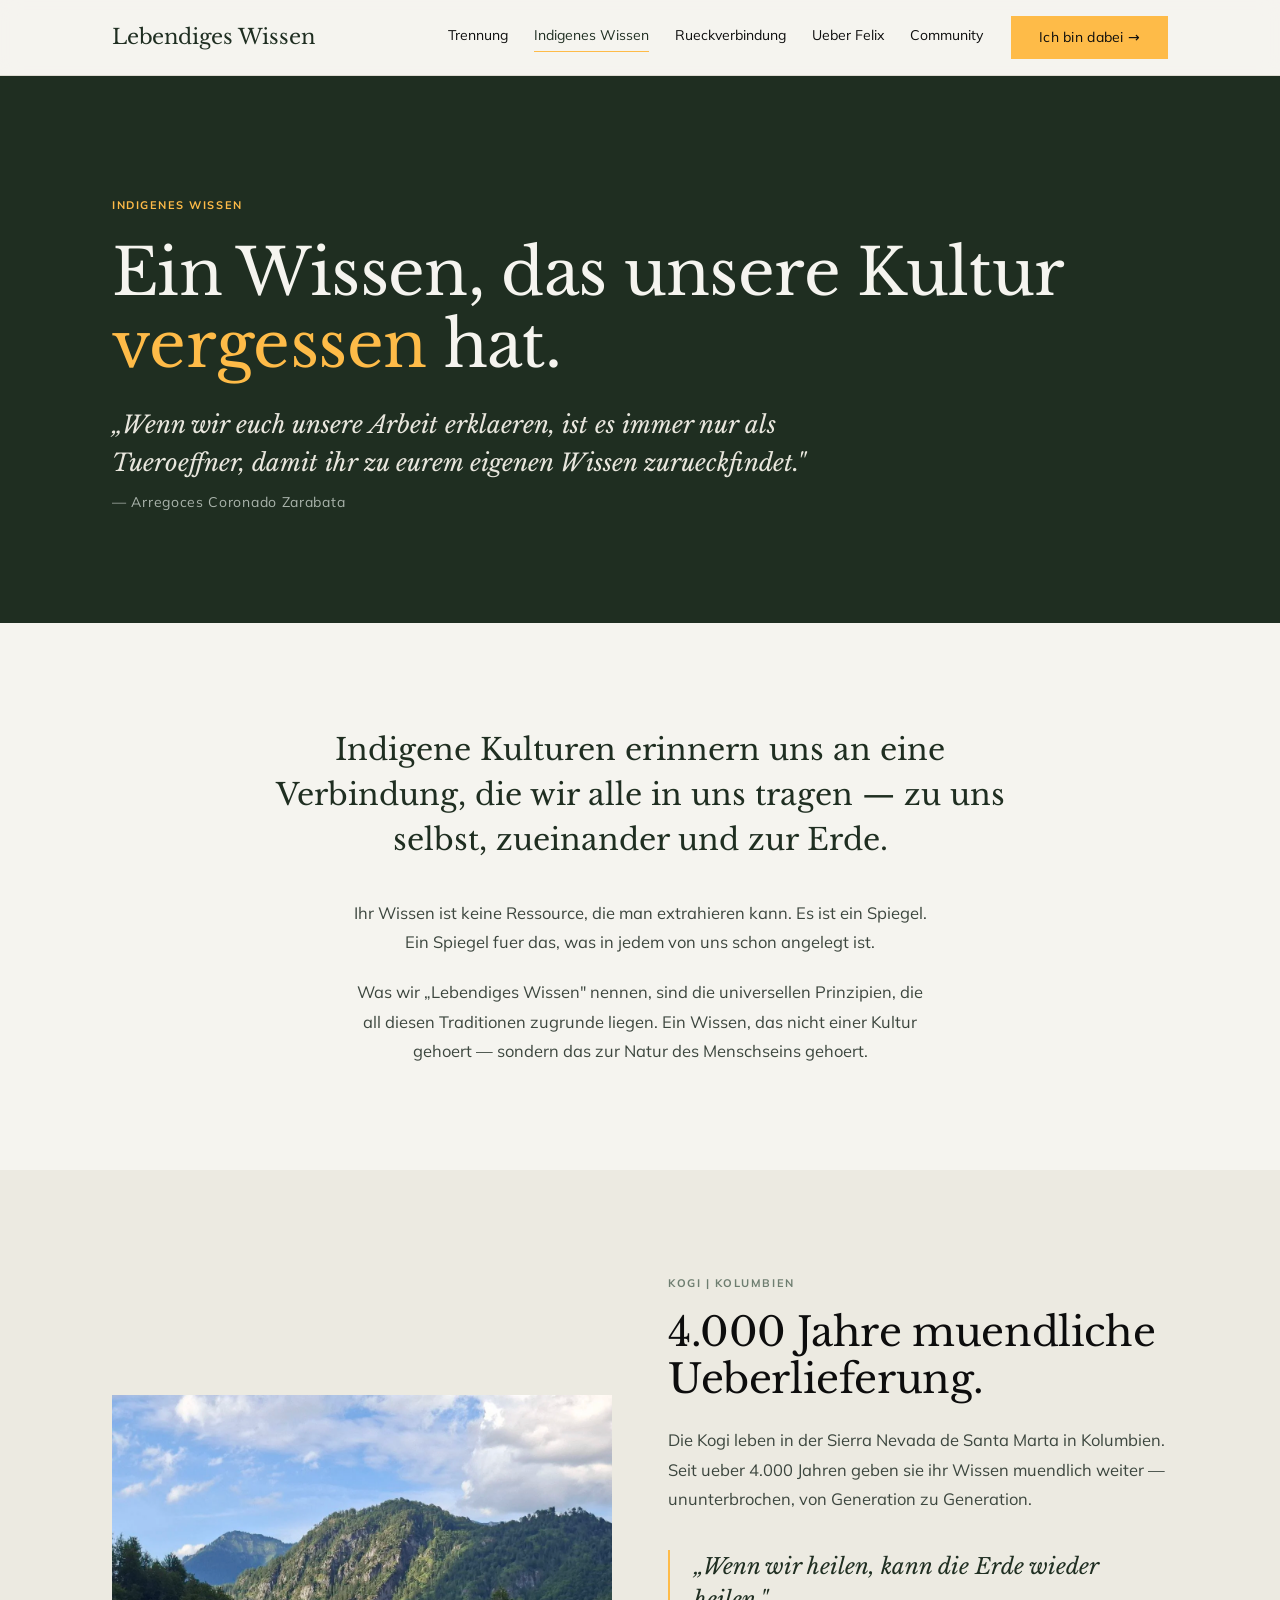
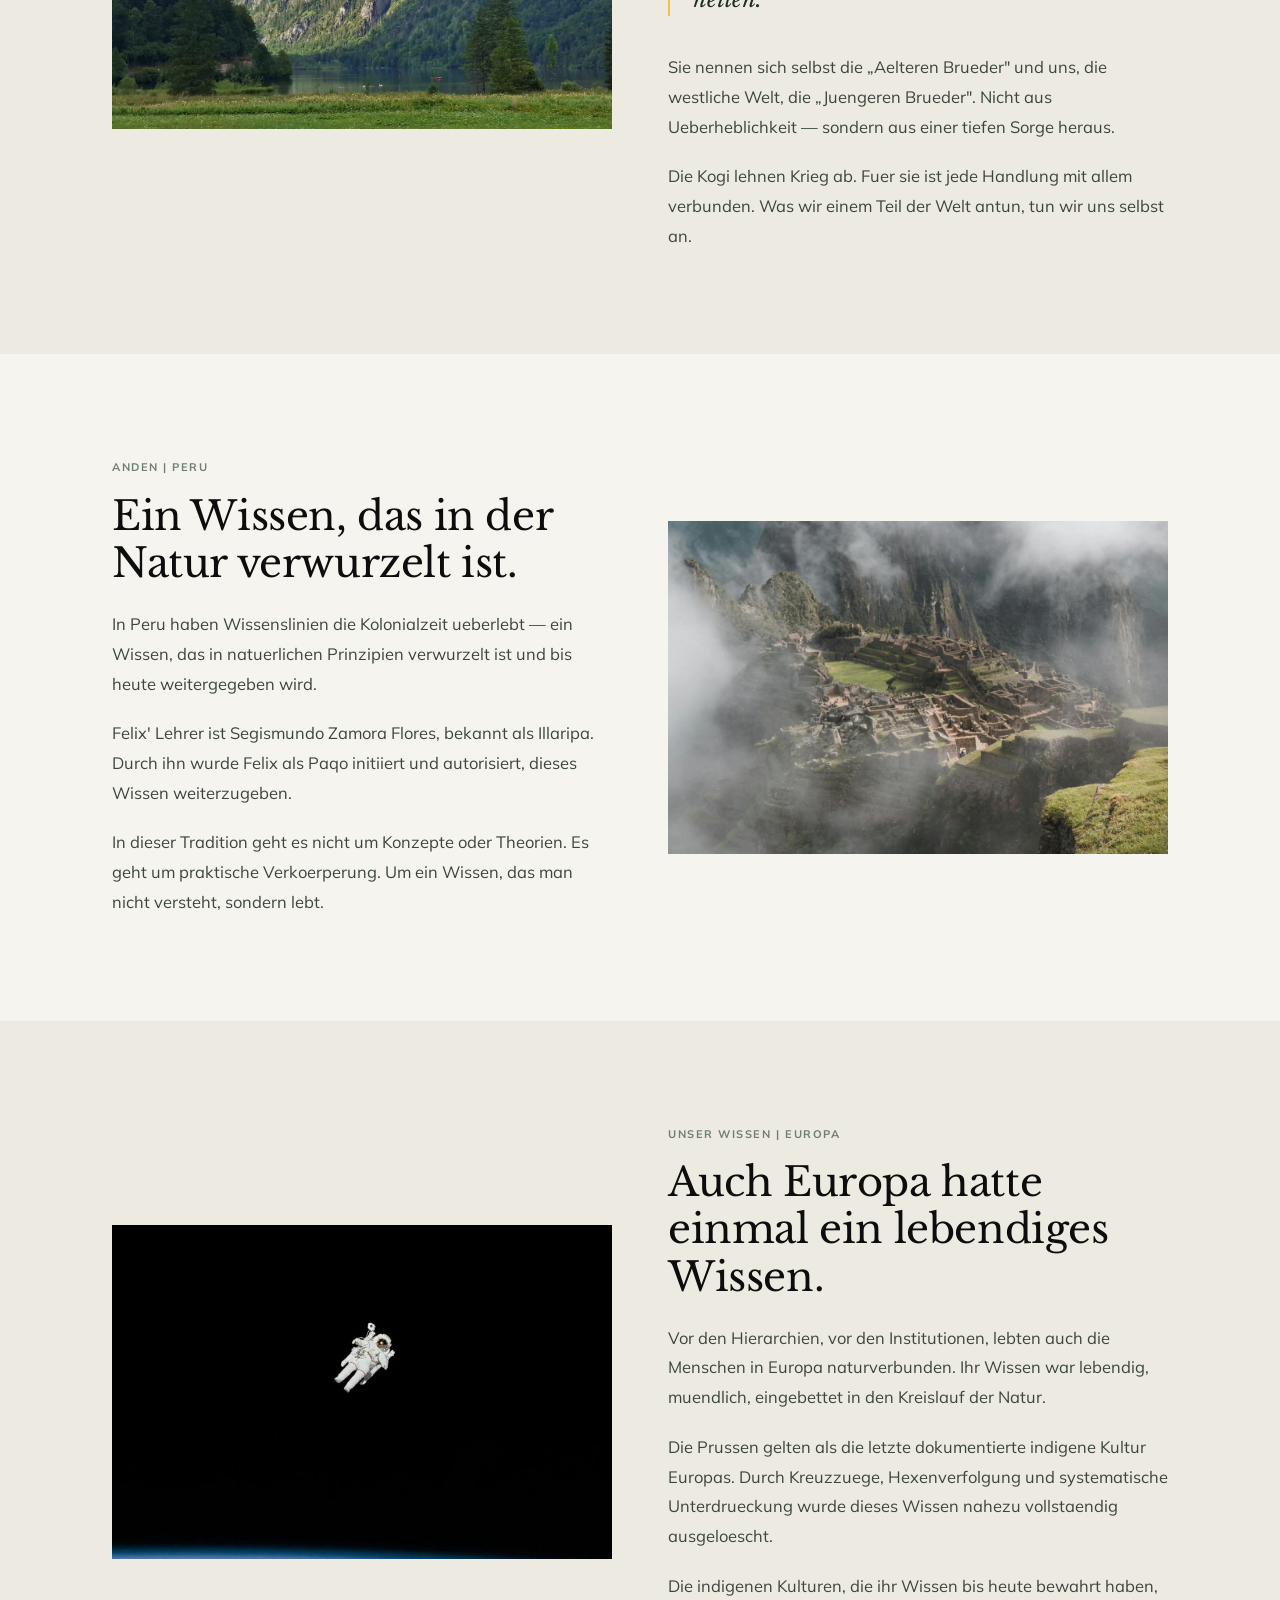
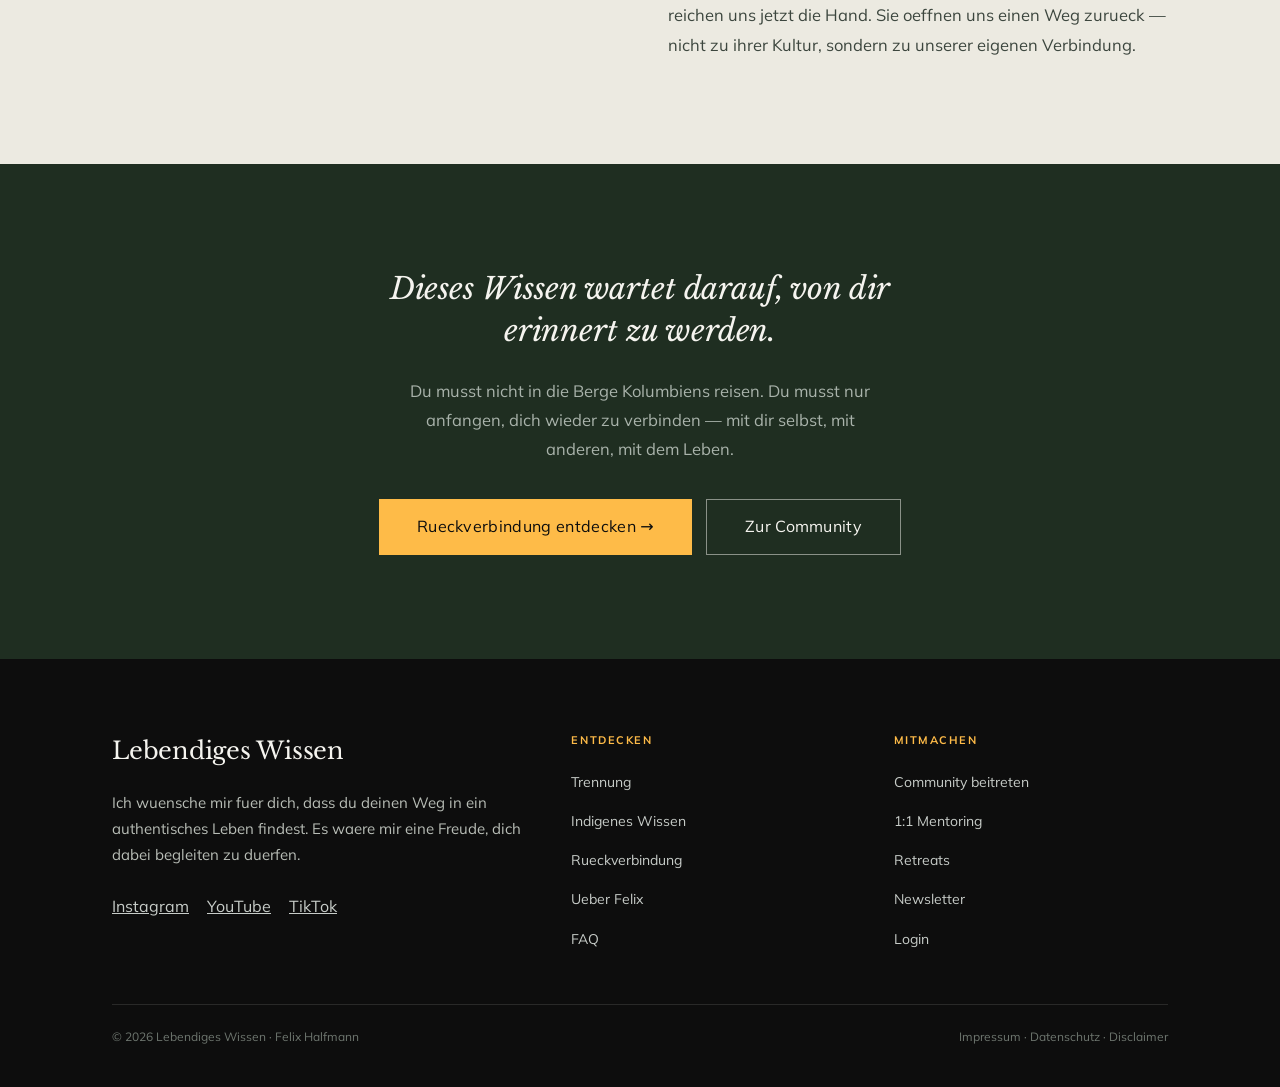
<file: indigenes-wissen.html>
<!DOCTYPE html>
<html lang="de">
<head>
<meta charset="utf-8">
<meta name="viewport" content="width=device-width, initial-scale=1">
<title>Indigenes Wissen | Lebendiges Wissen</title>
<meta name="description" content="Indigene Kulturen bewahren ein Wissen der Rueckverbindung, das unsere Kultur vergessen hat. Kogi, Anden, Europa — ein Wissen, das uns nachhause bringt.">
<link rel="stylesheet" href="styles.css">
</head>
<body>

<!-- NAV -->
<header class="nav">
  <nav class="nav-inner">
    <a href="/" class="nav-logo">Lebendiges Wissen</a>
    <div class="nav-right">
      <div class="nav-links">
        <a href="/trennung.html">Trennung</a>
        <a href="/indigenes-wissen.html" class="active">Indigenes Wissen</a>
        <a href="/rueckverbindung.html">Rueckverbindung</a>
        <a href="/ueber-felix.html">Ueber Felix</a>
        <a href="/community.html">Community</a>
      </div>
      <a href="https://community.lebendigeswissen.com/checkout/mitgliedschaft" class="btn btn--primary">Ich bin dabei →</a>
      <button class="nav-toggle" aria-label="Menu" aria-expanded="false">
        <span></span><span></span><span></span>
      </button>
    </div>
  </nav>
</header>

<!-- HERO -->
<section class="section--dark" style="padding: 0;">
  <div class="container" style="padding-top: 120px; padding-bottom: 108px;">
    <div class="reveal">
      <div class="overline" style="color: var(--accent);">Indigenes Wissen</div>
    </div>
    <div class="reveal" data-delay="60">
      <h1 class="t-display" style="color: var(--fg-on-dark); margin-top: 22px; max-width: 22ch;">
        Ein Wissen, das unsere Kultur <span style="color: var(--accent);">vergessen</span> hat.
      </h1>
    </div>
    <div class="reveal" data-delay="120">
      <p style="font-family: var(--serif); font-style: italic; font-size: clamp(18px, 2.2vw, 24px); line-height: 1.55; color: #E8E6DD; margin: 26px 0 10px; max-width: 48ch;">
        „Wenn wir euch unsere Arbeit erklaeren, ist es immer nur als Tueroeffner, damit ihr zu eurem eigenen Wissen zurueckfindet."
      </p>
      <p style="font-family: var(--sans); font-size: 14px; color: var(--fg-on-dark-muted); letter-spacing: 0.05em;">
        — Arregoces Coronado Zarabata
      </p>
    </div>
  </div>
</section>

<!-- INTRO -->
<section class="section section--light">
  <div class="container" style="max-width: var(--max-w-narrow);">
    <div class="reveal text-center">
      <p style="font-family: var(--serif); font-size: clamp(22px, 3vw, 30px); line-height: 1.5; color: var(--green); max-width: 36ch; margin: 0 auto;">
        Indigene Kulturen erinnern uns an eine Verbindung, die wir alle in uns tragen — zu uns selbst, zueinander und zur Erde.
      </p>
    </div>
    <div class="reveal" data-delay="60">
      <div class="prose" style="margin-top: 36px; text-align: center; max-width: 58ch; margin-left: auto; margin-right: auto;">
        <p>Ihr Wissen ist keine Ressource, die man extrahieren kann. Es ist ein Spiegel. Ein Spiegel fuer das, was in jedem von uns schon angelegt ist.</p>
        <p>Was wir „Lebendiges Wissen" nennen, sind die universellen Prinzipien, die all diesen Traditionen zugrunde liegen. Ein Wissen, das nicht einer Kultur gehoert — sondern das zur Natur des Menschseins gehoert.</p>
      </div>
    </div>
  </div>
</section>

<!-- KOGI | KOLUMBIEN -->
<section class="section section--shade">
  <div class="container">
    <div class="grid-2" style="align-items: center;">
      <div class="reveal" style="aspect-ratio: 3/2; overflow: hidden;">
        <img src="images/kogi-landschaft.jpeg" alt="Landschaft der Kogi in Kolumbien" class="img-cover">
      </div>
      <div class="reveal" data-delay="60">
        <div class="overline">Kogi | Kolumbien</div>
        <h2 class="t-h2" style="margin-top: 16px; max-width: 20ch;">4.000 Jahre muendliche Ueberlieferung.</h2>
        <div class="prose" style="margin-top: 22px;">
          <p>Die Kogi leben in der Sierra Nevada de Santa Marta in Kolumbien. Seit ueber 4.000 Jahren geben sie ihr Wissen muendlich weiter — ununterbrochen, von Generation zu Generation.</p>
          <blockquote>„Wenn wir heilen, kann die Erde wieder heilen."</blockquote>
          <p>Sie nennen sich selbst die „Aelteren Brueder" und uns, die westliche Welt, die „Juengeren Brueder". Nicht aus Ueberheblichkeit — sondern aus einer tiefen Sorge heraus.</p>
          <p>Die Kogi lehnen Krieg ab. Fuer sie ist jede Handlung mit allem verbunden. Was wir einem Teil der Welt antun, tun wir uns selbst an.</p>
        </div>
      </div>
    </div>
  </div>
</section>

<!-- ANDEN | PERU -->
<section class="section section--light">
  <div class="container">
    <div class="grid-2" style="align-items: center;">
      <div class="reveal" data-delay="60">
        <div class="overline">Anden | Peru</div>
        <h2 class="t-h2" style="margin-top: 16px; max-width: 20ch;">Ein Wissen, das in der Natur verwurzelt ist.</h2>
        <div class="prose" style="margin-top: 22px;">
          <p>In Peru haben Wissenslinien die Kolonialzeit ueberlebt — ein Wissen, das in natuerlichen Prinzipien verwurzelt ist und bis heute weitergegeben wird.</p>
          <p>Felix' Lehrer ist Segismundo Zamora Flores, bekannt als Illaripa. Durch ihn wurde Felix als Paqo initiiert und autorisiert, dieses Wissen weiterzugeben.</p>
          <p>In dieser Tradition geht es nicht um Konzepte oder Theorien. Es geht um praktische Verkoerperung. Um ein Wissen, das man nicht versteht, sondern lebt.</p>
        </div>
      </div>
      <div class="reveal" style="aspect-ratio: 3/2; overflow: hidden;">
        <img src="images/anden.jpg" alt="Andenlandschaft in Peru" class="img-cover">
      </div>
    </div>
  </div>
</section>

<!-- UNSER WISSEN | EUROPA -->
<section class="section section--shade">
  <div class="container">
    <div class="grid-2" style="align-items: center;">
      <div class="reveal" style="aspect-ratio: 3/2; overflow: hidden;">
        <img src="images/astronaut.jpg" alt="Blick auf die Erde" class="img-cover">
      </div>
      <div class="reveal" data-delay="60">
        <div class="overline">Unser Wissen | Europa</div>
        <h2 class="t-h2" style="margin-top: 16px; max-width: 20ch;">Auch Europa hatte einmal ein lebendiges Wissen.</h2>
        <div class="prose" style="margin-top: 22px;">
          <p>Vor den Hierarchien, vor den Institutionen, lebten auch die Menschen in Europa naturverbunden. Ihr Wissen war lebendig, muendlich, eingebettet in den Kreislauf der Natur.</p>
          <p>Die Prussen gelten als die letzte dokumentierte indigene Kultur Europas. Durch Kreuzzuege, Hexenverfolgung und systematische Unterdrueckung wurde dieses Wissen nahezu vollstaendig ausgeloescht.</p>
          <p>Die indigenen Kulturen, die ihr Wissen bis heute bewahrt haben, reichen uns jetzt die Hand. Sie oeffnen uns einen Weg zurueck — nicht zu ihrer Kultur, sondern zu unserer eigenen Verbindung.</p>
        </div>
      </div>
    </div>
  </div>
</section>

<!-- CTA -->
<section class="section section--dark">
  <div class="container text-center" style="max-width: var(--max-w-narrow);">
    <div class="reveal">
      <p class="t-quote" style="color: var(--fg-on-dark); max-width: 28ch; margin: 0 auto;">
        Dieses Wissen wartet darauf, von dir erinnert zu werden.
      </p>
      <p class="t-body" style="color: var(--fg-on-dark-muted); margin-top: 24px; max-width: 50ch; margin-left: auto; margin-right: auto;">
        Du musst nicht in die Berge Kolumbiens reisen. Du musst nur anfangen, dich wieder zu verbinden — mit dir selbst, mit anderen, mit dem Leben.
      </p>
      <div style="margin-top: 36px; display: flex; gap: 14px; flex-wrap: wrap; justify-content: center;">
        <a href="/rueckverbindung.html" class="btn btn--lg btn--primary">Rueckverbindung entdecken →</a>
        <a href="/community.html" class="btn btn--lg btn--ghost-light">Zur Community</a>
      </div>
    </div>
  </div>
</section>

<!-- FOOTER -->
<footer class="footer">
  <div class="footer-inner">
    <div class="footer-grid">
      <div>
        <div class="footer-brand">Lebendiges Wissen</div>
        <p class="footer-text">
          Ich wuensche mir fuer dich, dass du deinen Weg in ein authentisches Leben findest. Es waere mir eine Freude, dich dabei begleiten zu duerfen.
        </p>
        <div class="footer-social">
          <a href="https://www.instagram.com/lebendiges.wissen" aria-label="Instagram" target="_blank" rel="noopener">Instagram</a>
          <a href="https://www.youtube.com/@lebendiges.wissen" aria-label="YouTube" target="_blank" rel="noopener">YouTube</a>
          <a href="https://www.tiktok.com/@lebendiges.wissen" aria-label="TikTok" target="_blank" rel="noopener">TikTok</a>
        </div>
      </div>
      <div>
        <div class="footer-col-title">Entdecken</div>
        <ul class="footer-links">
          <li><a href="/trennung.html">Trennung</a></li>
          <li><a href="/indigenes-wissen.html">Indigenes Wissen</a></li>
          <li><a href="/rueckverbindung.html">Rueckverbindung</a></li>
          <li><a href="/ueber-felix.html">Ueber Felix</a></li>
          <li><a href="/faq.html">FAQ</a></li>
        </ul>
      </div>
      <div>
        <div class="footer-col-title">Mitmachen</div>
        <ul class="footer-links">
          <li><a href="/community.html">Community beitreten</a></li>
          <li><a href="/mentoring.html">1:1 Mentoring</a></li>
          <li><a href="/retreats.html">Retreats</a></li>
          <li><a href="/newsletter.html">Newsletter</a></li>
          <li><a href="https://community.lebendigeswissen.com/" target="_blank" rel="noopener">Login</a></li>
        </ul>
      </div>
    </div>
    <div class="footer-bottom">
      <span>&copy; 2026 Lebendiges Wissen &middot; Felix Halfmann</span>
      <span>
        <a href="/impressum.html">Impressum</a> &middot;
        <a href="/datenschutz.html">Datenschutz</a> &middot;
        <a href="/disclaimer.html">Disclaimer</a>
      </span>
    </div>
  </div>
</footer>

<script src="site.js"></script>
</body>
</html>
</file>
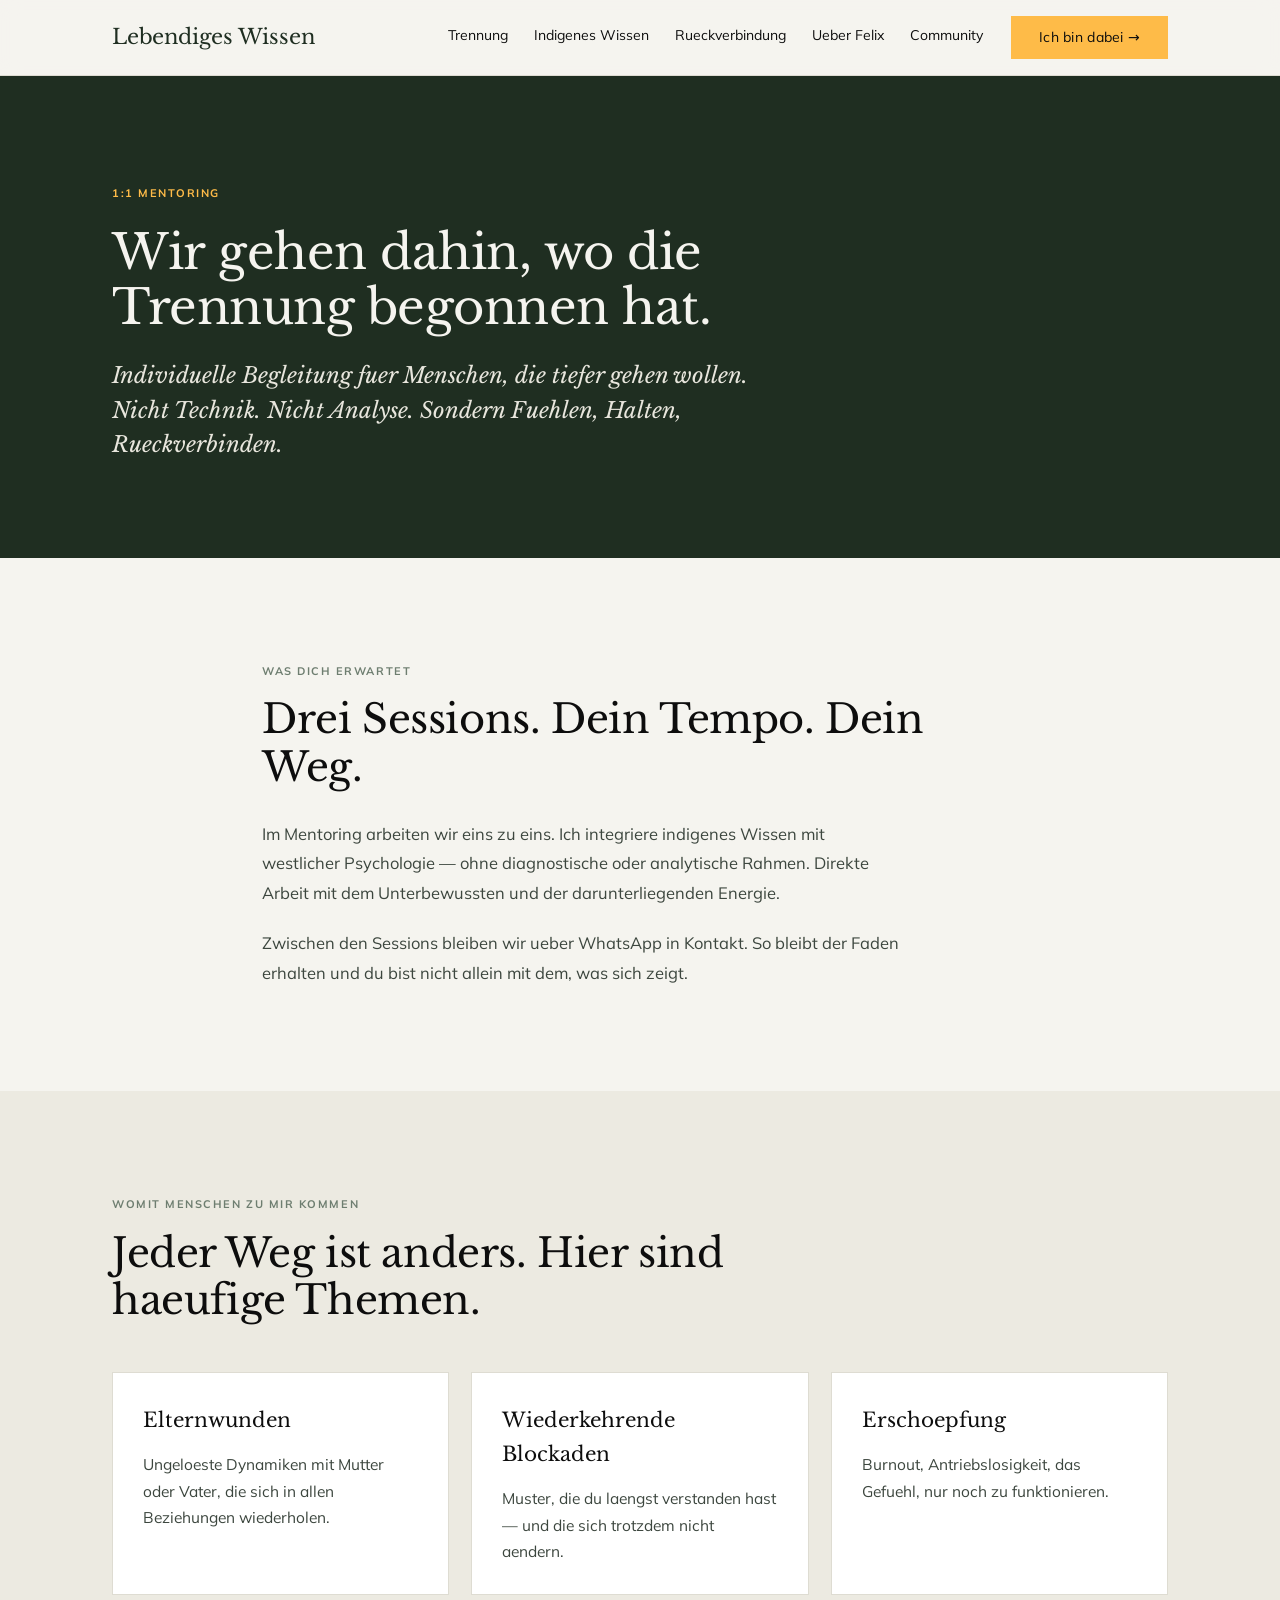
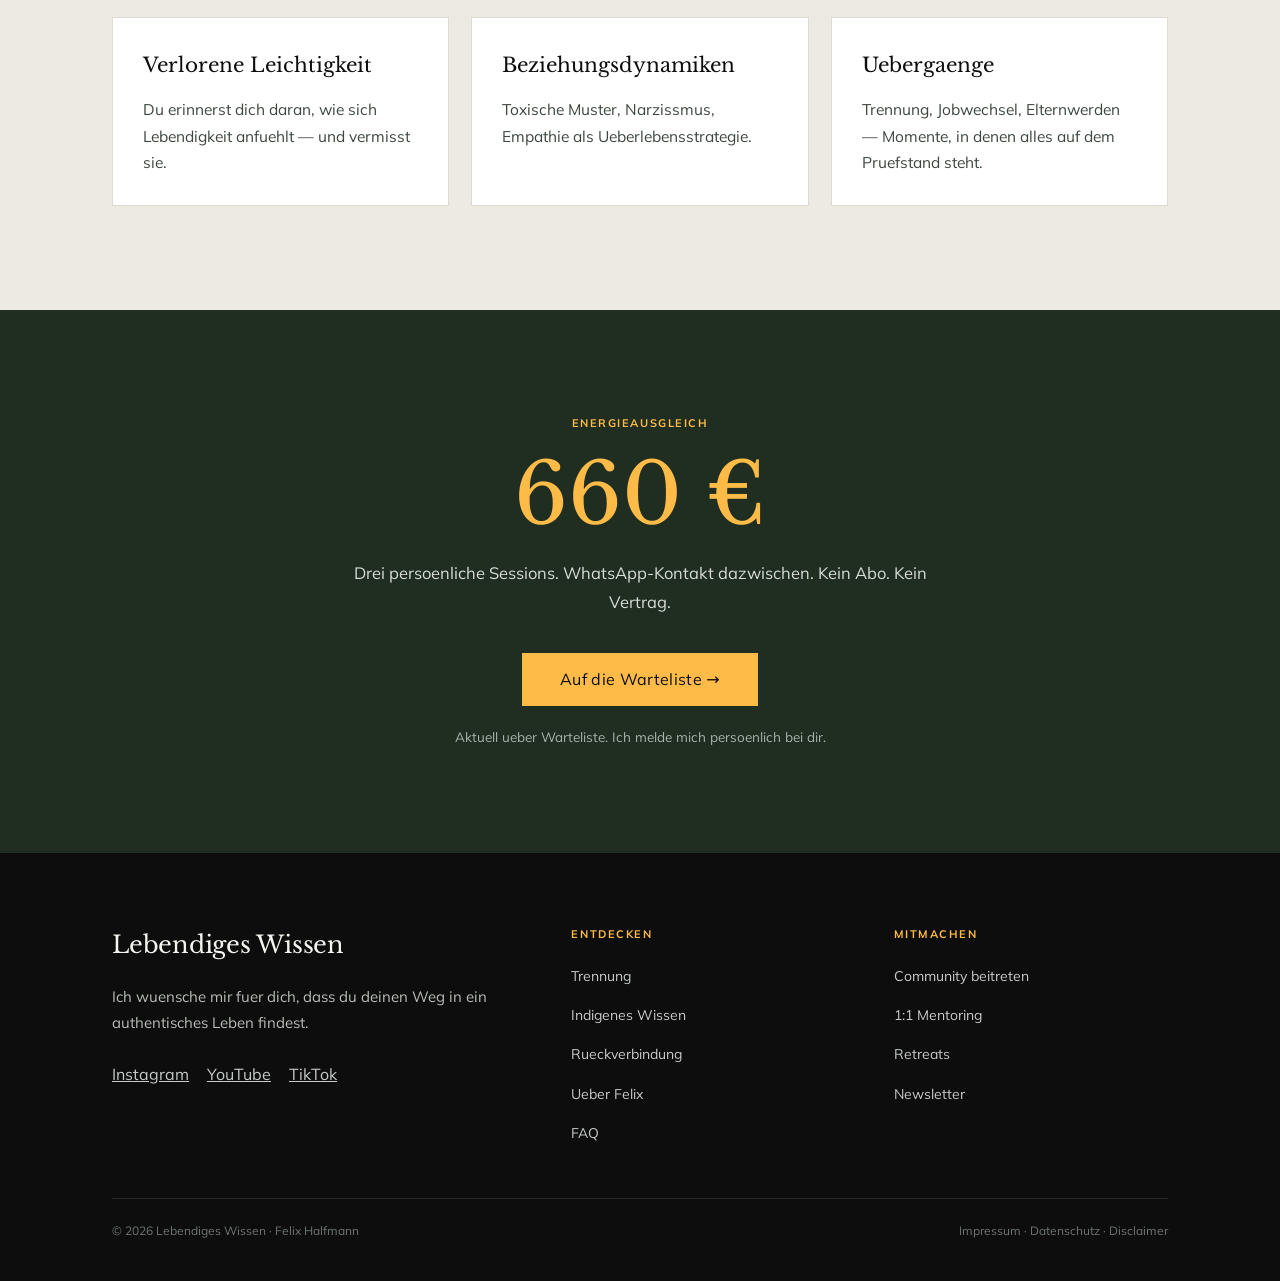
<file: mentoring.html>
<!DOCTYPE html>
<html lang="de">
<head>
<meta charset="utf-8">
<meta name="viewport" content="width=device-width, initial-scale=1">
<title>1:1 Mentoring | Lebendiges Wissen</title>
<meta name="description" content="Individuelles Mentoring mit Felix. Drei Sessions, die dahin gehen, wo die Trennung begonnen hat.">
<link rel="stylesheet" href="styles.css">
</head>
<body>

<!-- NAV -->
<header class="nav">
  <nav class="nav-inner">
    <a href="/" class="nav-logo">Lebendiges Wissen</a>
    <div class="nav-right">
      <div class="nav-links">
        <a href="/trennung.html">Trennung</a>
        <a href="/indigenes-wissen.html">Indigenes Wissen</a>
        <a href="/rueckverbindung.html">Rueckverbindung</a>
        <a href="/ueber-felix.html">Ueber Felix</a>
        <a href="/community.html">Community</a>
      </div>
      <a href="https://community.lebendigeswissen.com/checkout/mitgliedschaft" class="btn btn--primary">Ich bin dabei →</a>
      <button class="nav-toggle" aria-label="Menu" aria-expanded="false"><span></span><span></span><span></span></button>
    </div>
  </nav>
</header>

<!-- HERO -->
<section class="section--dark" style="padding: 0;">
  <div class="container" style="padding-top: 108px; padding-bottom: 96px;">
    <div class="reveal">
      <div class="overline" style="color: var(--accent);">1:1 Mentoring</div>
    </div>
    <div class="reveal" data-delay="60">
      <h1 class="t-h1" style="color: var(--fg-on-dark); margin-top: 22px; max-width: 20ch;">Wir gehen dahin, wo die Trennung begonnen hat.</h1>
    </div>
    <div class="reveal" data-delay="120">
      <p style="font-family: var(--serif); font-style: italic; font-size: clamp(18px, 2.2vw, 22px); line-height: 1.55; color: #E8E6DD; margin-top: 24px; max-width: 48ch;">
        Individuelle Begleitung fuer Menschen, die tiefer gehen wollen. Nicht Technik. Nicht Analyse. Sondern Fuehlen, Halten, Rueckverbinden.
      </p>
    </div>
  </div>
</section>

<!-- WAS DICH ERWARTET -->
<section class="section section--light">
  <div class="container" style="max-width: var(--max-w-narrow);">
    <div class="reveal">
      <div class="overline">Was dich erwartet</div>
      <h2 class="t-h2" style="margin-top: 16px;">Drei Sessions. Dein Tempo. Dein Weg.</h2>
    </div>
    <div class="prose reveal" data-delay="60" style="margin-top: 28px;">
      <p>Im Mentoring arbeiten wir eins zu eins. Ich integriere indigenes Wissen mit westlicher Psychologie — ohne diagnostische oder analytische Rahmen. Direkte Arbeit mit dem Unterbewussten und der darunterliegenden Energie.</p>
      <p>Zwischen den Sessions bleiben wir ueber WhatsApp in Kontakt. So bleibt der Faden erhalten und du bist nicht allein mit dem, was sich zeigt.</p>
    </div>
  </div>
</section>

<!-- THEMEN -->
<section class="section section--shade">
  <div class="container">
    <div class="reveal">
      <div class="overline">Womit Menschen zu mir kommen</div>
      <h2 class="t-h2" style="margin-top: 16px; max-width: 24ch;">Jeder Weg ist anders. Hier sind haeufige Themen.</h2>
    </div>
    <div class="grid-3" style="margin-top: 48px;">
      <div class="card reveal" data-delay="0"><h3 style="font-size: 20px;">Elternwunden</h3><p>Ungeloeste Dynamiken mit Mutter oder Vater, die sich in allen Beziehungen wiederholen.</p></div>
      <div class="card reveal" data-delay="60"><h3 style="font-size: 20px;">Wiederkehrende Blockaden</h3><p>Muster, die du laengst verstanden hast — und die sich trotzdem nicht aendern.</p></div>
      <div class="card reveal" data-delay="120"><h3 style="font-size: 20px;">Erschoepfung</h3><p>Burnout, Antriebslosigkeit, das Gefuehl, nur noch zu funktionieren.</p></div>
      <div class="card reveal" data-delay="0"><h3 style="font-size: 20px;">Verlorene Leichtigkeit</h3><p>Du erinnerst dich daran, wie sich Lebendigkeit anfuehlt — und vermisst sie.</p></div>
      <div class="card reveal" data-delay="60"><h3 style="font-size: 20px;">Beziehungsdynamiken</h3><p>Toxische Muster, Narzissmus, Empathie als Ueberlebensstrategie.</p></div>
      <div class="card reveal" data-delay="120"><h3 style="font-size: 20px;">Uebergaenge</h3><p>Trennung, Jobwechsel, Elternwerden — Momente, in denen alles auf dem Pruefstand steht.</p></div>
    </div>
  </div>
</section>

<!-- PREIS -->
<section class="section section--dark">
  <div class="container text-center" style="max-width: 640px;">
    <div class="reveal">
      <div class="overline" style="color: var(--accent);">Energieausgleich</div>
      <div style="display: flex; align-items: baseline; justify-content: center; gap: 12px; margin-top: 20px;">
        <span style="font-family: var(--serif); font-size: clamp(56px, 8vw, 84px); color: var(--accent); line-height: 1;">660 €</span>
      </div>
      <p class="t-body" style="color: #D8DCD6; margin-top: 22px;">
        Drei persoenliche Sessions. WhatsApp-Kontakt dazwischen. Kein Abo. Kein Vertrag.
      </p>
      <div style="margin-top: 36px;">
        <a href="mailto:info@lebendigeswissen.com?subject=Warteliste%20Mentoring" class="btn btn--lg btn--primary">Auf die Warteliste →</a>
      </div>
      <p style="font-family: var(--sans); font-size: 13.5px; color: var(--fg-on-dark-muted); margin-top: 20px;">
        Aktuell ueber Warteliste. Ich melde mich persoenlich bei dir.
      </p>
    </div>
  </div>
</section>

<!-- FOOTER -->
<footer class="footer">
  <div class="footer-inner">
    <div class="footer-grid">
      <div>
        <div class="footer-brand">Lebendiges Wissen</div>
        <p class="footer-text">Ich wuensche mir fuer dich, dass du deinen Weg in ein authentisches Leben findest.</p>
        <div class="footer-social">
          <a href="https://www.instagram.com/lebendiges.wissen" target="_blank" rel="noopener">Instagram</a>
          <a href="https://www.youtube.com/@lebendiges.wissen" target="_blank" rel="noopener">YouTube</a>
          <a href="https://www.tiktok.com/@lebendiges.wissen" target="_blank" rel="noopener">TikTok</a>
        </div>
      </div>
      <div>
        <div class="footer-col-title">Entdecken</div>
        <ul class="footer-links">
          <li><a href="/trennung.html">Trennung</a></li>
          <li><a href="/indigenes-wissen.html">Indigenes Wissen</a></li>
          <li><a href="/rueckverbindung.html">Rueckverbindung</a></li>
          <li><a href="/ueber-felix.html">Ueber Felix</a></li>
          <li><a href="/faq.html">FAQ</a></li>
        </ul>
      </div>
      <div>
        <div class="footer-col-title">Mitmachen</div>
        <ul class="footer-links">
          <li><a href="/community.html">Community beitreten</a></li>
          <li><a href="/mentoring.html">1:1 Mentoring</a></li>
          <li><a href="/retreats.html">Retreats</a></li>
          <li><a href="/newsletter.html">Newsletter</a></li>
        </ul>
      </div>
    </div>
    <div class="footer-bottom">
      <span>&copy; 2026 Lebendiges Wissen &middot; Felix Halfmann</span>
      <span><a href="/impressum.html">Impressum</a> &middot; <a href="/datenschutz.html">Datenschutz</a> &middot; <a href="/disclaimer.html">Disclaimer</a></span>
    </div>
  </div>
</footer>
<script src="site.js"></script>
</body>
</html>
</file>
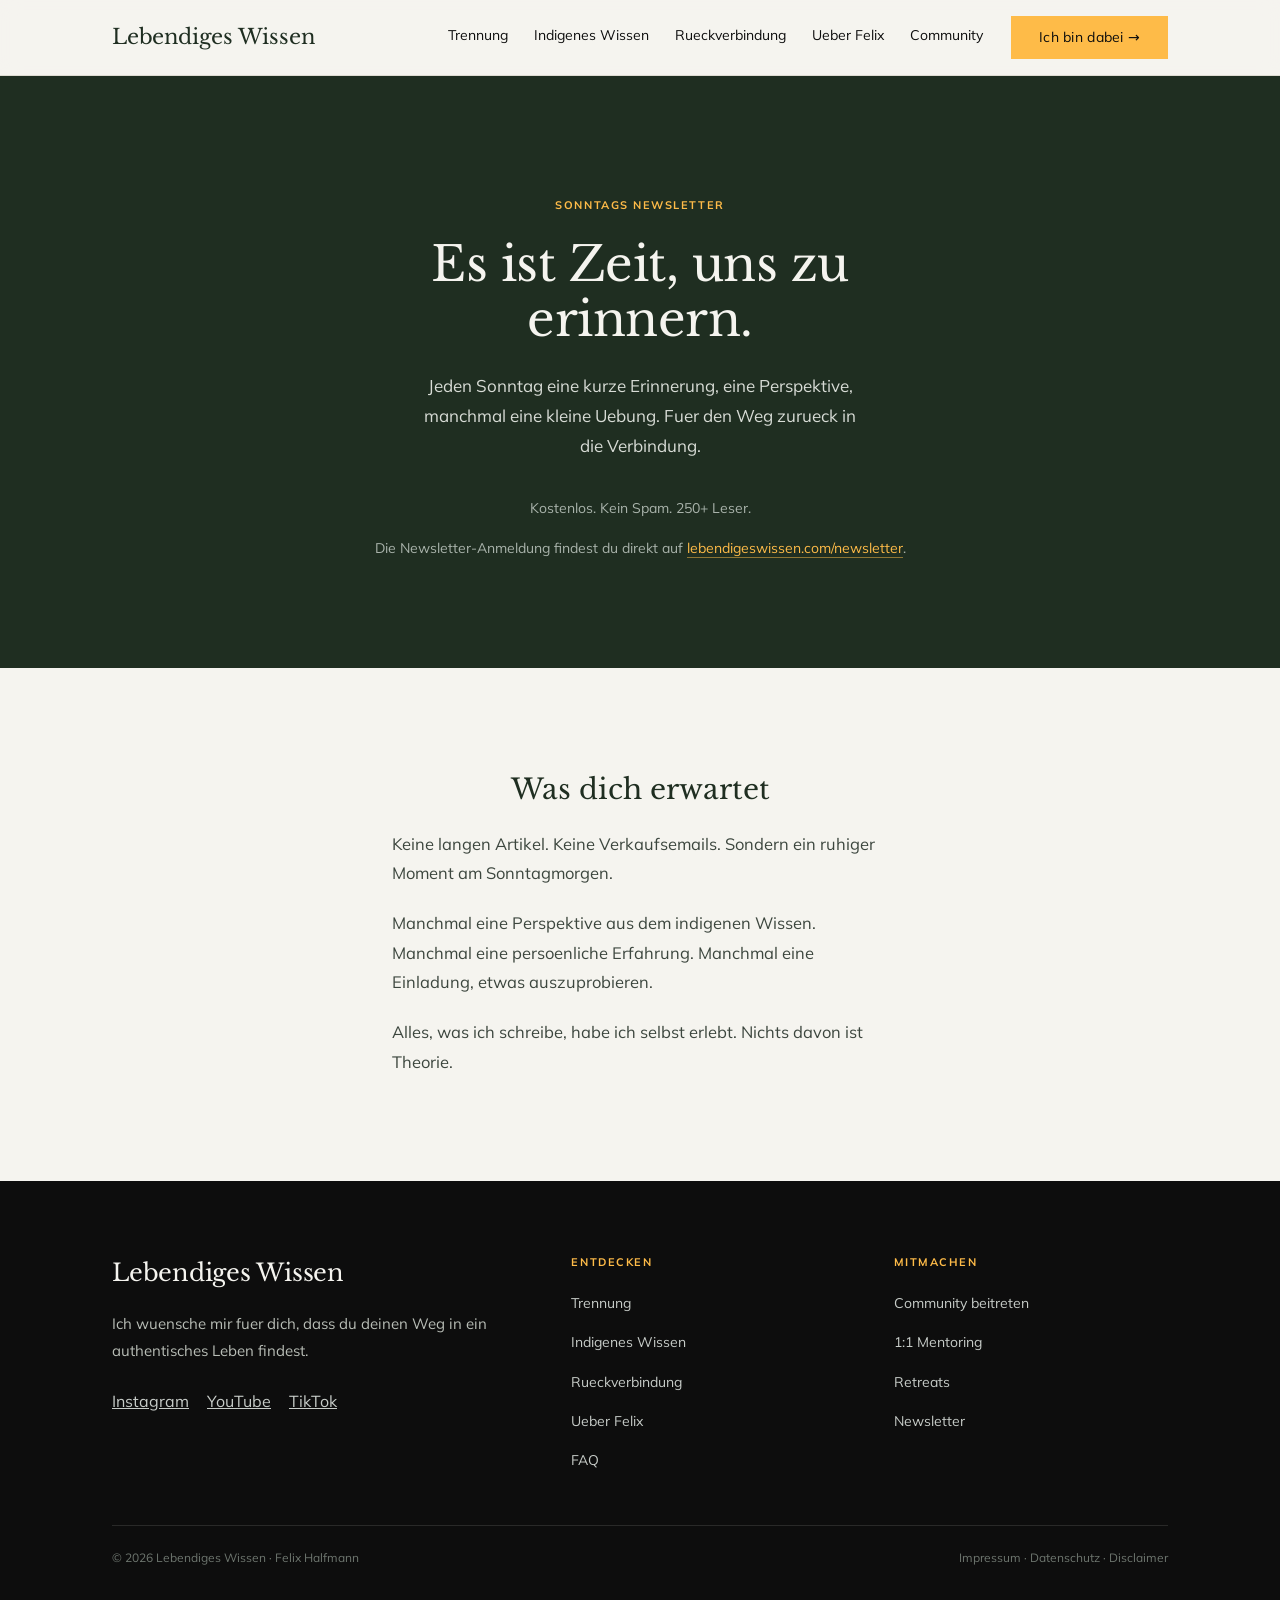
<file: newsletter.html>
<!DOCTYPE html>
<html lang="de">
<head>
<meta charset="utf-8">
<meta name="viewport" content="width=device-width, initial-scale=1">
<title>Sonntags Newsletter | Lebendiges Wissen</title>
<meta name="description" content="Jeden Sonntag eine kurze Erinnerung, eine Perspektive, manchmal eine kleine Uebung. Kostenlos.">
<link rel="stylesheet" href="styles.css">
</head>
<body>

<header class="nav"><nav class="nav-inner"><a href="/" class="nav-logo">Lebendiges Wissen</a><div class="nav-right"><div class="nav-links"><a href="/trennung.html">Trennung</a><a href="/indigenes-wissen.html">Indigenes Wissen</a><a href="/rueckverbindung.html">Rueckverbindung</a><a href="/ueber-felix.html">Ueber Felix</a><a href="/community.html">Community</a></div><a href="https://community.lebendigeswissen.com/checkout/mitgliedschaft" class="btn btn--primary">Ich bin dabei →</a><button class="nav-toggle" aria-label="Menu" aria-expanded="false"><span></span><span></span><span></span></button></div></nav></header>

<section class="section--dark" style="padding: 0;">
  <div class="container text-center" style="padding-top: 120px; padding-bottom: 108px; max-width: 640px;">
    <div class="reveal">
      <div class="overline" style="color: var(--accent);">Sonntags Newsletter</div>
      <h1 class="t-h1" style="color: var(--fg-on-dark); margin-top: 22px;">Es ist Zeit, uns zu erinnern.</h1>
      <p style="font-family: var(--sans); font-size: 17px; line-height: 1.75; color: #D8DCD6; margin-top: 24px; max-width: 44ch; margin-left: auto; margin-right: auto;">
        Jeden Sonntag eine kurze Erinnerung, eine Perspektive, manchmal eine kleine Uebung. Fuer den Weg zurueck in die Verbindung.
      </p>
    </div>
    <div class="reveal" data-delay="80">
      <p style="font-family: var(--sans); font-size: 14px; color: var(--fg-on-dark-muted); margin-top: 36px;">
        Kostenlos. Kein Spam. 250+ Leser.
      </p>
      <p style="font-family: var(--sans); font-size: 14px; color: var(--fg-on-dark-muted); margin-top: 16px;">
        Die Newsletter-Anmeldung findest du direkt auf <a href="https://www.lebendigeswissen.com/newsletter" style="color: var(--accent); text-decoration: none; border-bottom: 1px solid rgba(254,187,72,0.5);">lebendigeswissen.com/newsletter</a>.
      </p>
    </div>
  </div>
</section>

<section class="section section--light">
  <div class="container text-center" style="max-width: 560px;">
    <div class="reveal">
      <h2 class="t-h3" style="color: var(--green);">Was dich erwartet</h2>
      <div class="prose" style="margin-top: 20px; text-align: left; margin-left: auto; margin-right: auto;">
        <p>Keine langen Artikel. Keine Verkaufsemails. Sondern ein ruhiger Moment am Sonntagmorgen.</p>
        <p>Manchmal eine Perspektive aus dem indigenen Wissen. Manchmal eine persoenliche Erfahrung. Manchmal eine Einladung, etwas auszuprobieren.</p>
        <p>Alles, was ich schreibe, habe ich selbst erlebt. Nichts davon ist Theorie.</p>
      </div>
    </div>
  </div>
</section>

<footer class="footer"><div class="footer-inner"><div class="footer-grid"><div><div class="footer-brand">Lebendiges Wissen</div><p class="footer-text">Ich wuensche mir fuer dich, dass du deinen Weg in ein authentisches Leben findest.</p><div class="footer-social"><a href="https://www.instagram.com/lebendiges.wissen" target="_blank" rel="noopener">Instagram</a><a href="https://www.youtube.com/@lebendiges.wissen" target="_blank" rel="noopener">YouTube</a><a href="https://www.tiktok.com/@lebendiges.wissen" target="_blank" rel="noopener">TikTok</a></div></div><div><div class="footer-col-title">Entdecken</div><ul class="footer-links"><li><a href="/trennung.html">Trennung</a></li><li><a href="/indigenes-wissen.html">Indigenes Wissen</a></li><li><a href="/rueckverbindung.html">Rueckverbindung</a></li><li><a href="/ueber-felix.html">Ueber Felix</a></li><li><a href="/faq.html">FAQ</a></li></ul></div><div><div class="footer-col-title">Mitmachen</div><ul class="footer-links"><li><a href="/community.html">Community beitreten</a></li><li><a href="/mentoring.html">1:1 Mentoring</a></li><li><a href="/retreats.html">Retreats</a></li><li><a href="/newsletter.html">Newsletter</a></li></ul></div></div><div class="footer-bottom"><span>&copy; 2026 Lebendiges Wissen &middot; Felix Halfmann</span><span><a href="/impressum.html">Impressum</a> &middot; <a href="/datenschutz.html">Datenschutz</a> &middot; <a href="/disclaimer.html">Disclaimer</a></span></div></div></footer>
<script src="site.js"></script>
</body>
</html>
</file>
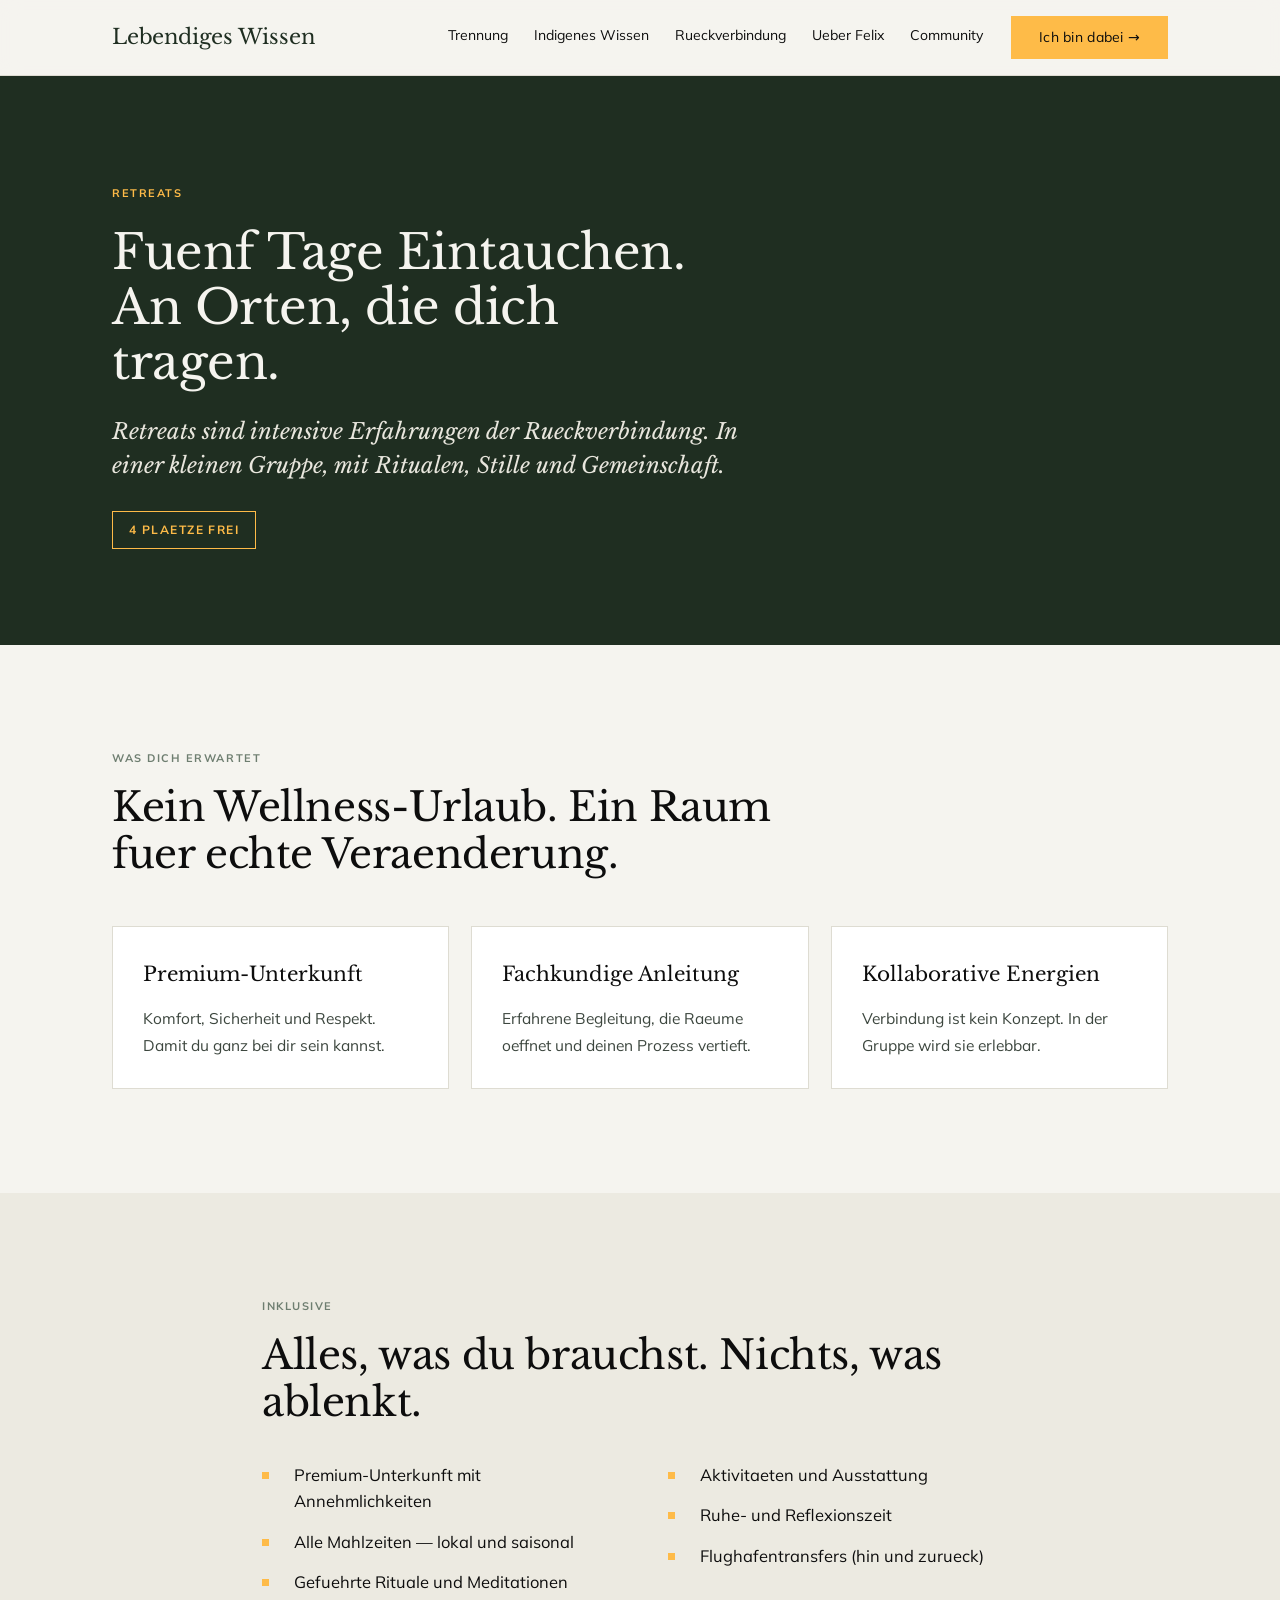
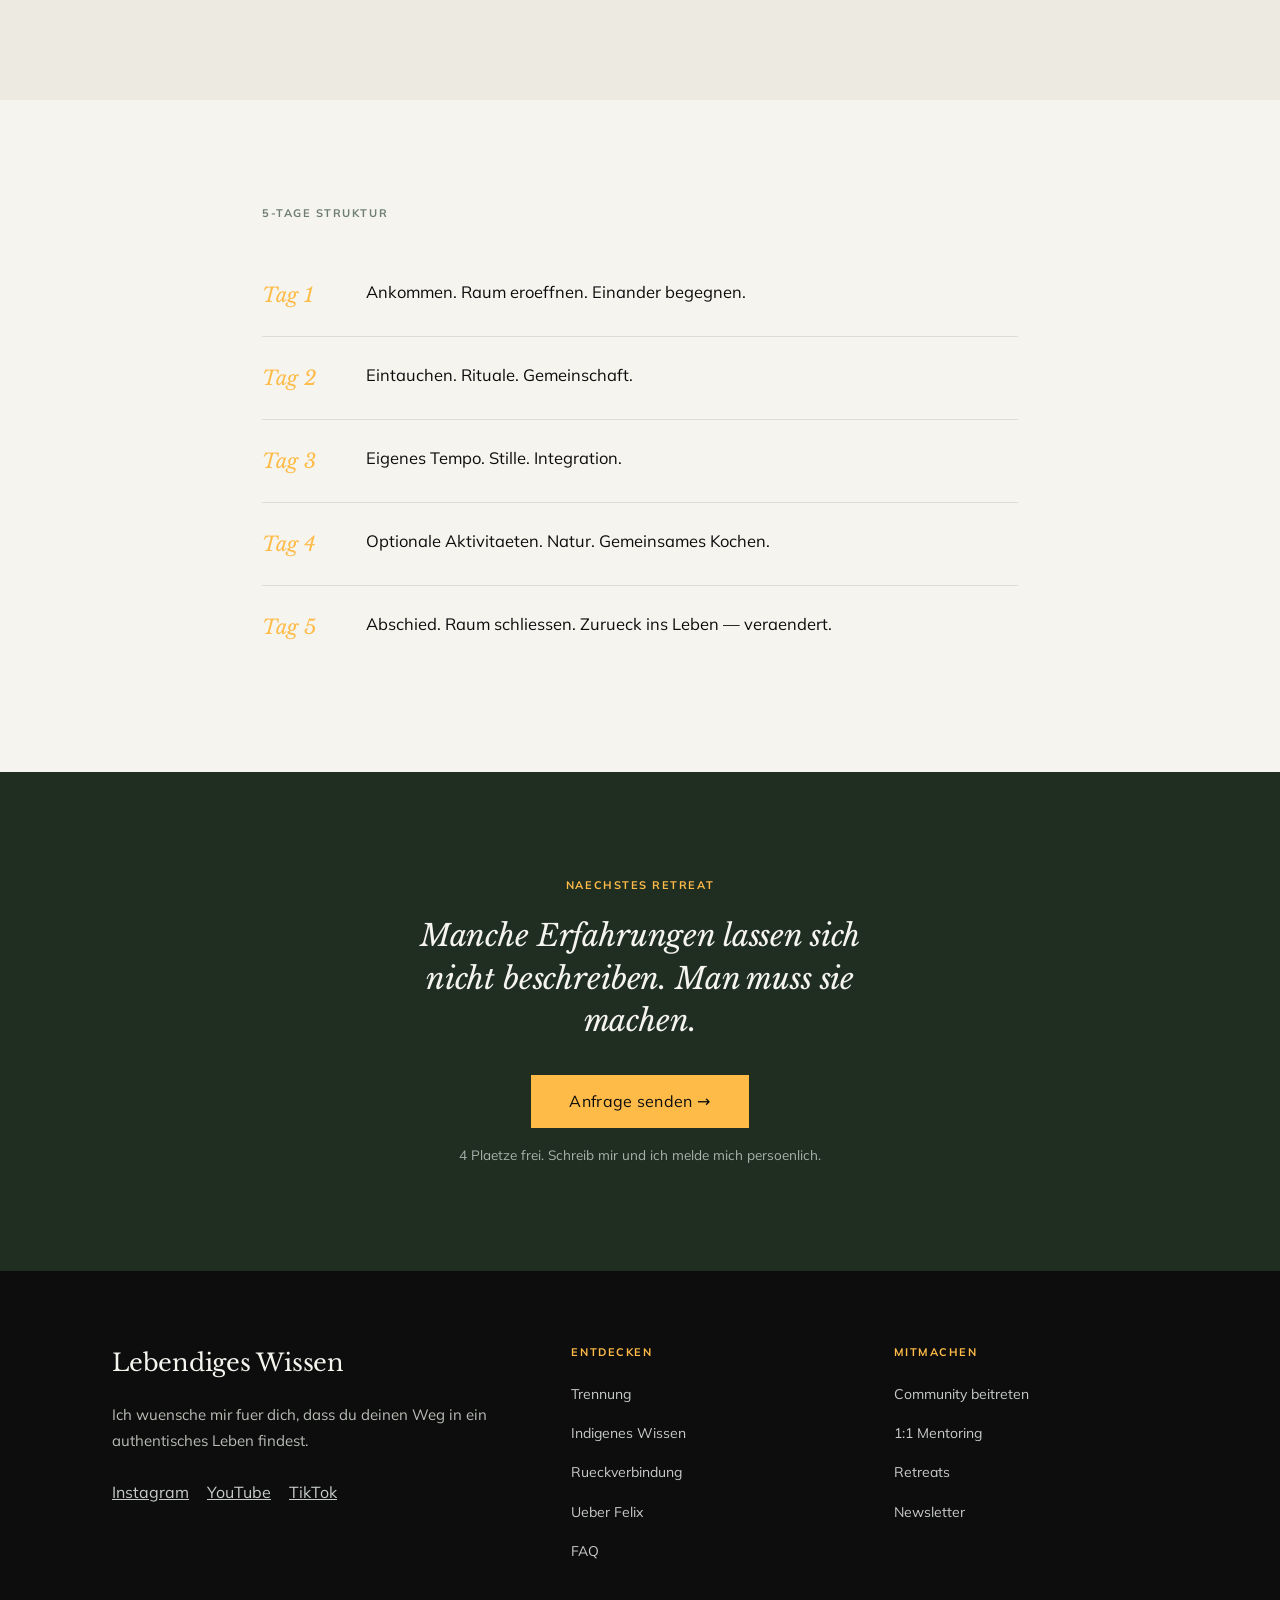
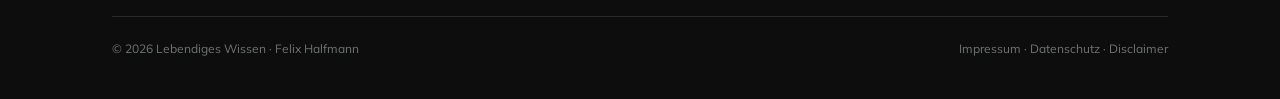
<file: retreats.html>
<!DOCTYPE html>
<html lang="de">
<head>
<meta charset="utf-8">
<meta name="viewport" content="width=device-width, initial-scale=1">
<title>Retreats | Lebendiges Wissen</title>
<meta name="description" content="5 Tage Eintauchen. Rituale, Gemeinschaft und Rueckverbindung an besonderen Orten.">
<link rel="stylesheet" href="styles.css">
</head>
<body>

<header class="nav"><nav class="nav-inner"><a href="/" class="nav-logo">Lebendiges Wissen</a><div class="nav-right"><div class="nav-links"><a href="/trennung.html">Trennung</a><a href="/indigenes-wissen.html">Indigenes Wissen</a><a href="/rueckverbindung.html">Rueckverbindung</a><a href="/ueber-felix.html">Ueber Felix</a><a href="/community.html">Community</a></div><a href="https://community.lebendigeswissen.com/checkout/mitgliedschaft" class="btn btn--primary">Ich bin dabei →</a><button class="nav-toggle" aria-label="Menu" aria-expanded="false"><span></span><span></span><span></span></button></div></nav></header>

<!-- HERO -->
<section class="section--dark" style="padding: 0;">
  <div class="container" style="padding-top: 108px; padding-bottom: 96px;">
    <div class="reveal">
      <div class="overline" style="color: var(--accent);">Retreats</div>
    </div>
    <div class="reveal" data-delay="60">
      <h1 class="t-h1" style="color: var(--fg-on-dark); margin-top: 22px; max-width: 18ch;">Fuenf Tage Eintauchen. An Orten, die dich tragen.</h1>
    </div>
    <div class="reveal" data-delay="120">
      <p style="font-family: var(--serif); font-style: italic; font-size: clamp(18px, 2.2vw, 22px); line-height: 1.55; color: #E8E6DD; margin-top: 24px; max-width: 48ch;">
        Retreats sind intensive Erfahrungen der Rueckverbindung. In einer kleinen Gruppe, mit Ritualen, Stille und Gemeinschaft.
      </p>
    </div>
    <div class="reveal" data-delay="160">
      <span style="display: inline-block; margin-top: 28px; font-family: var(--sans); font-weight: 700; font-size: 12px; text-transform: uppercase; letter-spacing: 0.12em; color: var(--accent); border: 1px solid var(--accent); padding: 8px 16px;">4 Plaetze frei</span>
    </div>
  </div>
</section>

<!-- WAS DICH ERWARTET -->
<section class="section section--light">
  <div class="container">
    <div class="reveal">
      <div class="overline">Was dich erwartet</div>
      <h2 class="t-h2" style="margin-top: 16px; max-width: 24ch;">Kein Wellness-Urlaub. Ein Raum fuer echte Veraenderung.</h2>
    </div>
    <div class="grid-3" style="margin-top: 48px;">
      <div class="card reveal" data-delay="0">
        <h3 style="font-size: 20px;">Premium-Unterkunft</h3>
        <p>Komfort, Sicherheit und Respekt. Damit du ganz bei dir sein kannst.</p>
      </div>
      <div class="card reveal" data-delay="60">
        <h3 style="font-size: 20px;">Fachkundige Anleitung</h3>
        <p>Erfahrene Begleitung, die Raeume oeffnet und deinen Prozess vertieft.</p>
      </div>
      <div class="card reveal" data-delay="120">
        <h3 style="font-size: 20px;">Kollaborative Energien</h3>
        <p>Verbindung ist kein Konzept. In der Gruppe wird sie erlebbar.</p>
      </div>
    </div>
  </div>
</section>

<!-- INKLUSIVE -->
<section class="section section--shade">
  <div class="container" style="max-width: var(--max-w-narrow);">
    <div class="reveal">
      <div class="overline">Inklusive</div>
      <h2 class="t-h2" style="margin-top: 16px;">Alles, was du brauchst. Nichts, was ablenkt.</h2>
    </div>
    <div class="grid-2" style="margin-top: 36px;">
      <div class="reveal">
        <ul style="list-style: none; padding: 0; display: flex; flex-direction: column; gap: 14px;">
          <li style="display: grid; grid-template-columns: 18px 1fr; gap: 14px; font-family: var(--sans); font-size: 16.5px; line-height: 1.6;"><span class="marker-dot"></span><span>Premium-Unterkunft mit Annehmlichkeiten</span></li>
          <li style="display: grid; grid-template-columns: 18px 1fr; gap: 14px; font-family: var(--sans); font-size: 16.5px; line-height: 1.6;"><span class="marker-dot"></span><span>Alle Mahlzeiten — lokal und saisonal</span></li>
          <li style="display: grid; grid-template-columns: 18px 1fr; gap: 14px; font-family: var(--sans); font-size: 16.5px; line-height: 1.6;"><span class="marker-dot"></span><span>Gefuehrte Rituale und Meditationen</span></li>
        </ul>
      </div>
      <div class="reveal" data-delay="60">
        <ul style="list-style: none; padding: 0; display: flex; flex-direction: column; gap: 14px;">
          <li style="display: grid; grid-template-columns: 18px 1fr; gap: 14px; font-family: var(--sans); font-size: 16.5px; line-height: 1.6;"><span class="marker-dot"></span><span>Aktivitaeten und Ausstattung</span></li>
          <li style="display: grid; grid-template-columns: 18px 1fr; gap: 14px; font-family: var(--sans); font-size: 16.5px; line-height: 1.6;"><span class="marker-dot"></span><span>Ruhe- und Reflexionszeit</span></li>
          <li style="display: grid; grid-template-columns: 18px 1fr; gap: 14px; font-family: var(--sans); font-size: 16.5px; line-height: 1.6;"><span class="marker-dot"></span><span>Flughafentransfers (hin und zurueck)</span></li>
        </ul>
      </div>
    </div>
  </div>
</section>

<!-- ABLAUF -->
<section class="section section--light">
  <div class="container" style="max-width: var(--max-w-narrow);">
    <div class="reveal">
      <div class="overline">5-Tage Struktur</div>
    </div>
    <div style="display: flex; flex-direction: column; gap: 0; margin-top: 32px;">
      <div class="reveal" data-delay="0" style="display: grid; grid-template-columns: 80px 1fr; gap: 24px; padding: 24px 0; border-bottom: 1px solid var(--paper-line);">
        <span style="font-family: var(--serif); font-style: italic; font-size: 20px; color: var(--accent);">Tag 1</span>
        <span class="t-body" style="color: var(--ink);">Ankommen. Raum eroeffnen. Einander begegnen.</span>
      </div>
      <div class="reveal" data-delay="40" style="display: grid; grid-template-columns: 80px 1fr; gap: 24px; padding: 24px 0; border-bottom: 1px solid var(--paper-line);">
        <span style="font-family: var(--serif); font-style: italic; font-size: 20px; color: var(--accent);">Tag 2</span>
        <span class="t-body" style="color: var(--ink);">Eintauchen. Rituale. Gemeinschaft.</span>
      </div>
      <div class="reveal" data-delay="80" style="display: grid; grid-template-columns: 80px 1fr; gap: 24px; padding: 24px 0; border-bottom: 1px solid var(--paper-line);">
        <span style="font-family: var(--serif); font-style: italic; font-size: 20px; color: var(--accent);">Tag 3</span>
        <span class="t-body" style="color: var(--ink);">Eigenes Tempo. Stille. Integration.</span>
      </div>
      <div class="reveal" data-delay="120" style="display: grid; grid-template-columns: 80px 1fr; gap: 24px; padding: 24px 0; border-bottom: 1px solid var(--paper-line);">
        <span style="font-family: var(--serif); font-style: italic; font-size: 20px; color: var(--accent);">Tag 4</span>
        <span class="t-body" style="color: var(--ink);">Optionale Aktivitaeten. Natur. Gemeinsames Kochen.</span>
      </div>
      <div class="reveal" data-delay="160" style="display: grid; grid-template-columns: 80px 1fr; gap: 24px; padding: 24px 0;">
        <span style="font-family: var(--serif); font-style: italic; font-size: 20px; color: var(--accent);">Tag 5</span>
        <span class="t-body" style="color: var(--ink);">Abschied. Raum schliessen. Zurueck ins Leben — veraendert.</span>
      </div>
    </div>
  </div>
</section>

<!-- CTA -->
<section class="section section--dark">
  <div class="container text-center" style="max-width: 560px;">
    <div class="reveal">
      <div class="overline" style="color: var(--accent);">Naechstes Retreat</div>
      <p class="t-quote" style="color: var(--fg-on-dark); margin-top: 20px;">Manche Erfahrungen lassen sich nicht beschreiben. Man muss sie machen.</p>
      <div style="margin-top: 32px;">
        <a href="mailto:info@lebendigeswissen.com?subject=Retreat%20Anfrage" class="btn btn--lg btn--primary">Anfrage senden →</a>
      </div>
      <p style="font-family: var(--sans); font-size: 13.5px; color: var(--fg-on-dark-muted); margin-top: 16px;">4 Plaetze frei. Schreib mir und ich melde mich persoenlich.</p>
    </div>
  </div>
</section>

<footer class="footer"><div class="footer-inner"><div class="footer-grid"><div><div class="footer-brand">Lebendiges Wissen</div><p class="footer-text">Ich wuensche mir fuer dich, dass du deinen Weg in ein authentisches Leben findest.</p><div class="footer-social"><a href="https://www.instagram.com/lebendiges.wissen" target="_blank" rel="noopener">Instagram</a><a href="https://www.youtube.com/@lebendiges.wissen" target="_blank" rel="noopener">YouTube</a><a href="https://www.tiktok.com/@lebendiges.wissen" target="_blank" rel="noopener">TikTok</a></div></div><div><div class="footer-col-title">Entdecken</div><ul class="footer-links"><li><a href="/trennung.html">Trennung</a></li><li><a href="/indigenes-wissen.html">Indigenes Wissen</a></li><li><a href="/rueckverbindung.html">Rueckverbindung</a></li><li><a href="/ueber-felix.html">Ueber Felix</a></li><li><a href="/faq.html">FAQ</a></li></ul></div><div><div class="footer-col-title">Mitmachen</div><ul class="footer-links"><li><a href="/community.html">Community beitreten</a></li><li><a href="/mentoring.html">1:1 Mentoring</a></li><li><a href="/retreats.html">Retreats</a></li><li><a href="/newsletter.html">Newsletter</a></li></ul></div></div><div class="footer-bottom"><span>&copy; 2026 Lebendiges Wissen &middot; Felix Halfmann</span><span><a href="/impressum.html">Impressum</a> &middot; <a href="/datenschutz.html">Datenschutz</a> &middot; <a href="/disclaimer.html">Disclaimer</a></span></div></div></footer>
<script src="site.js"></script>
</body>
</html>
</file>
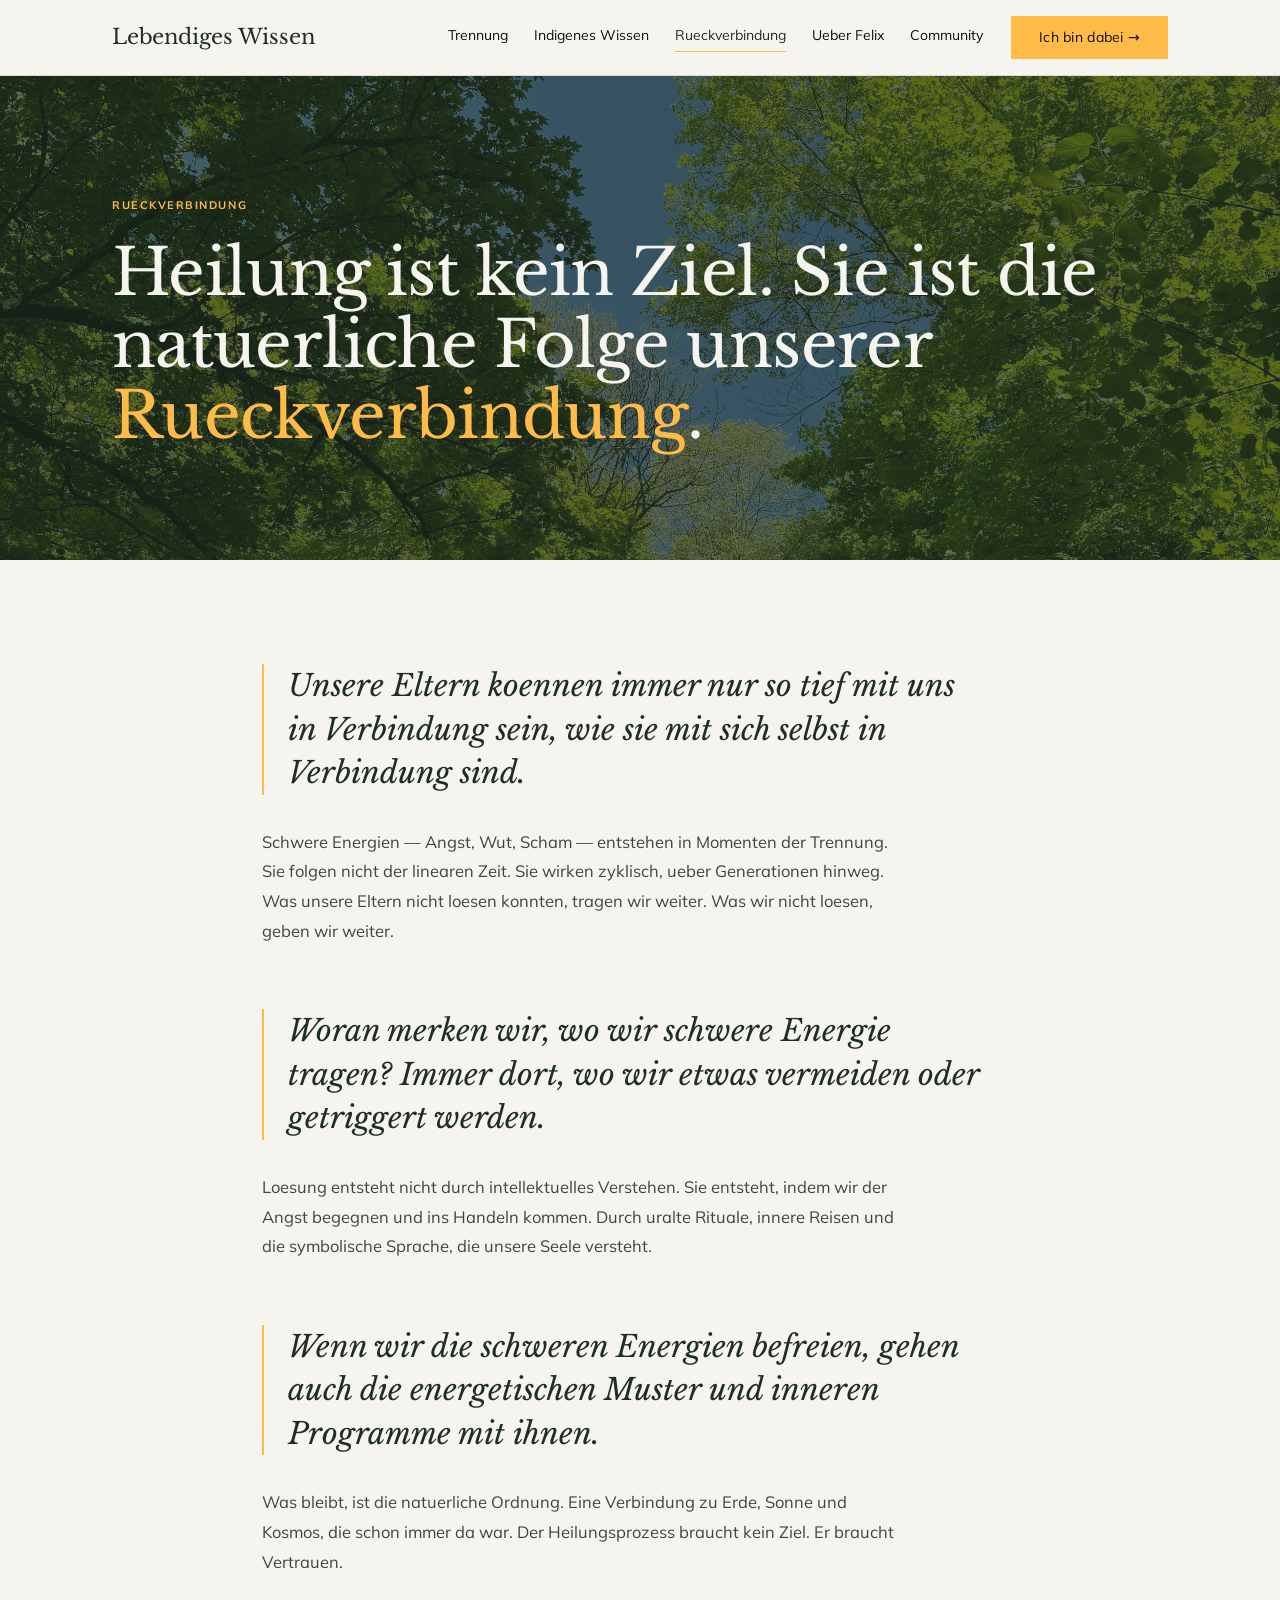
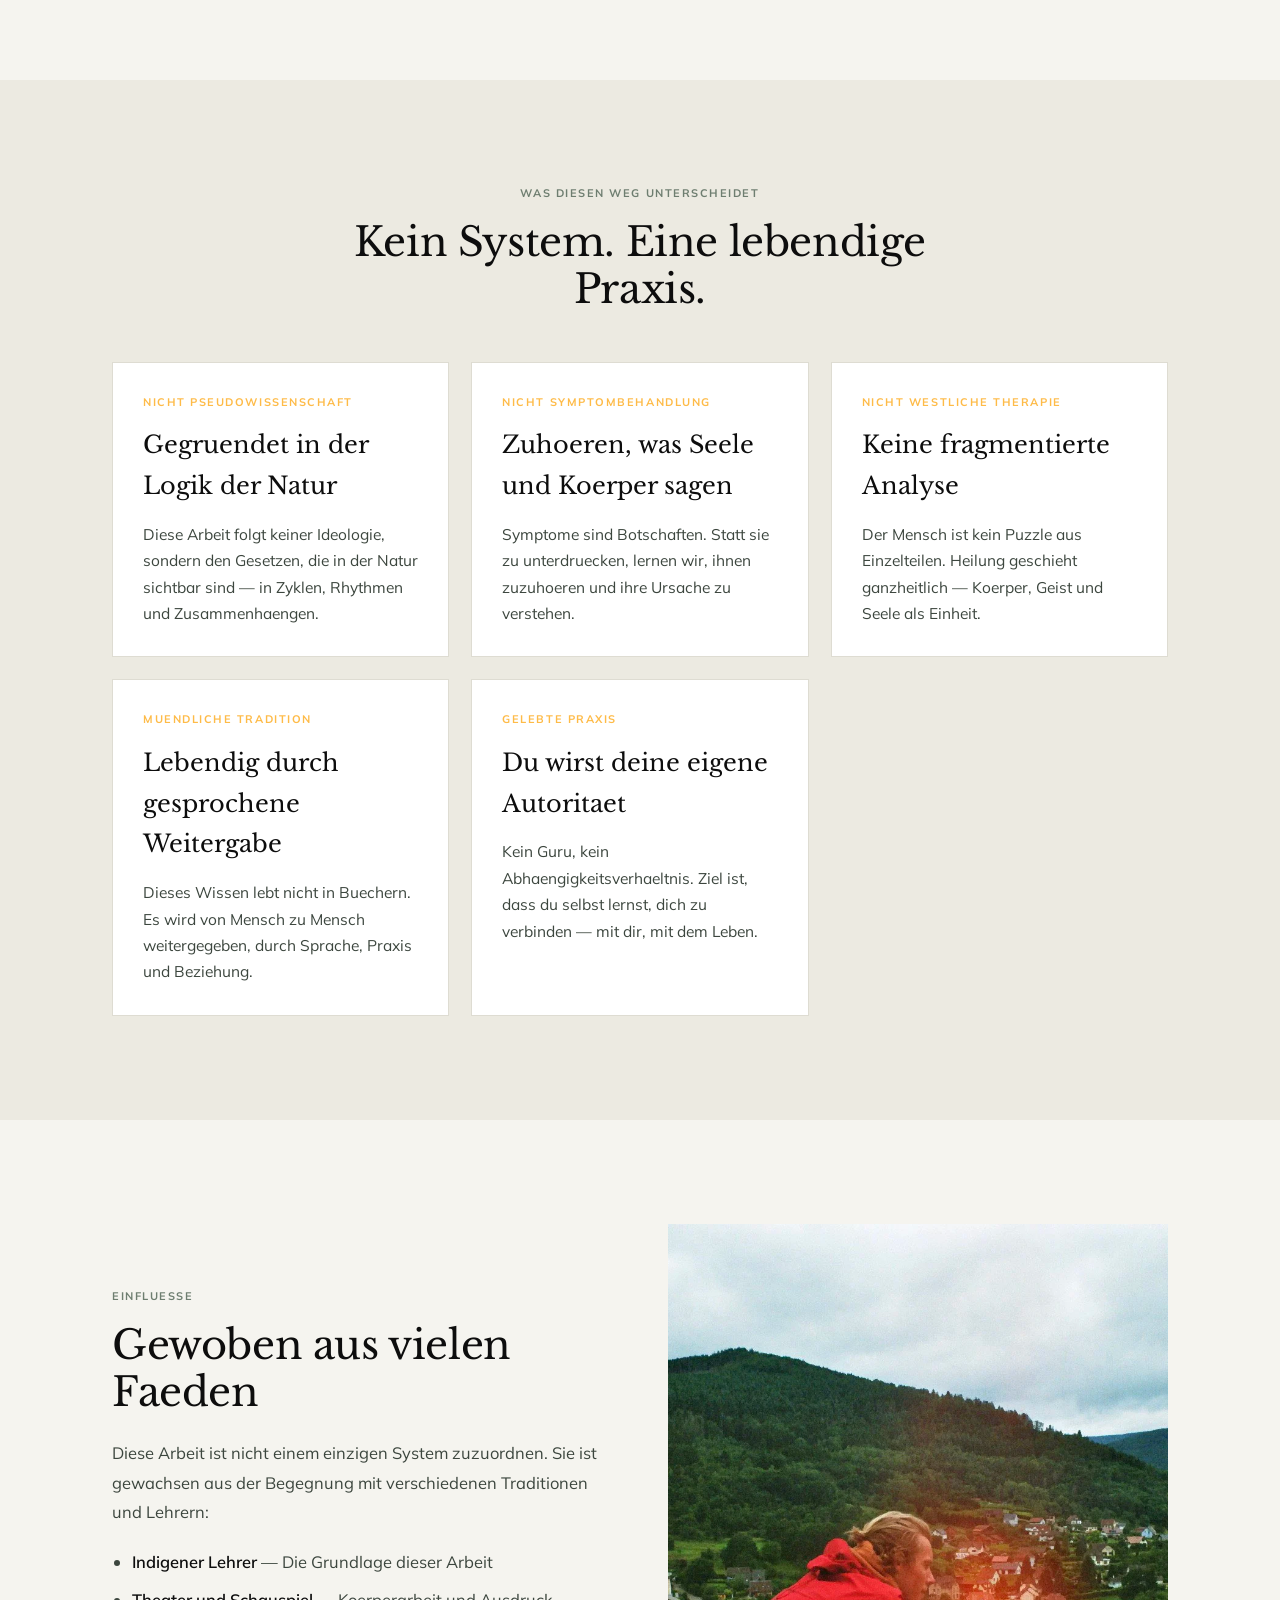
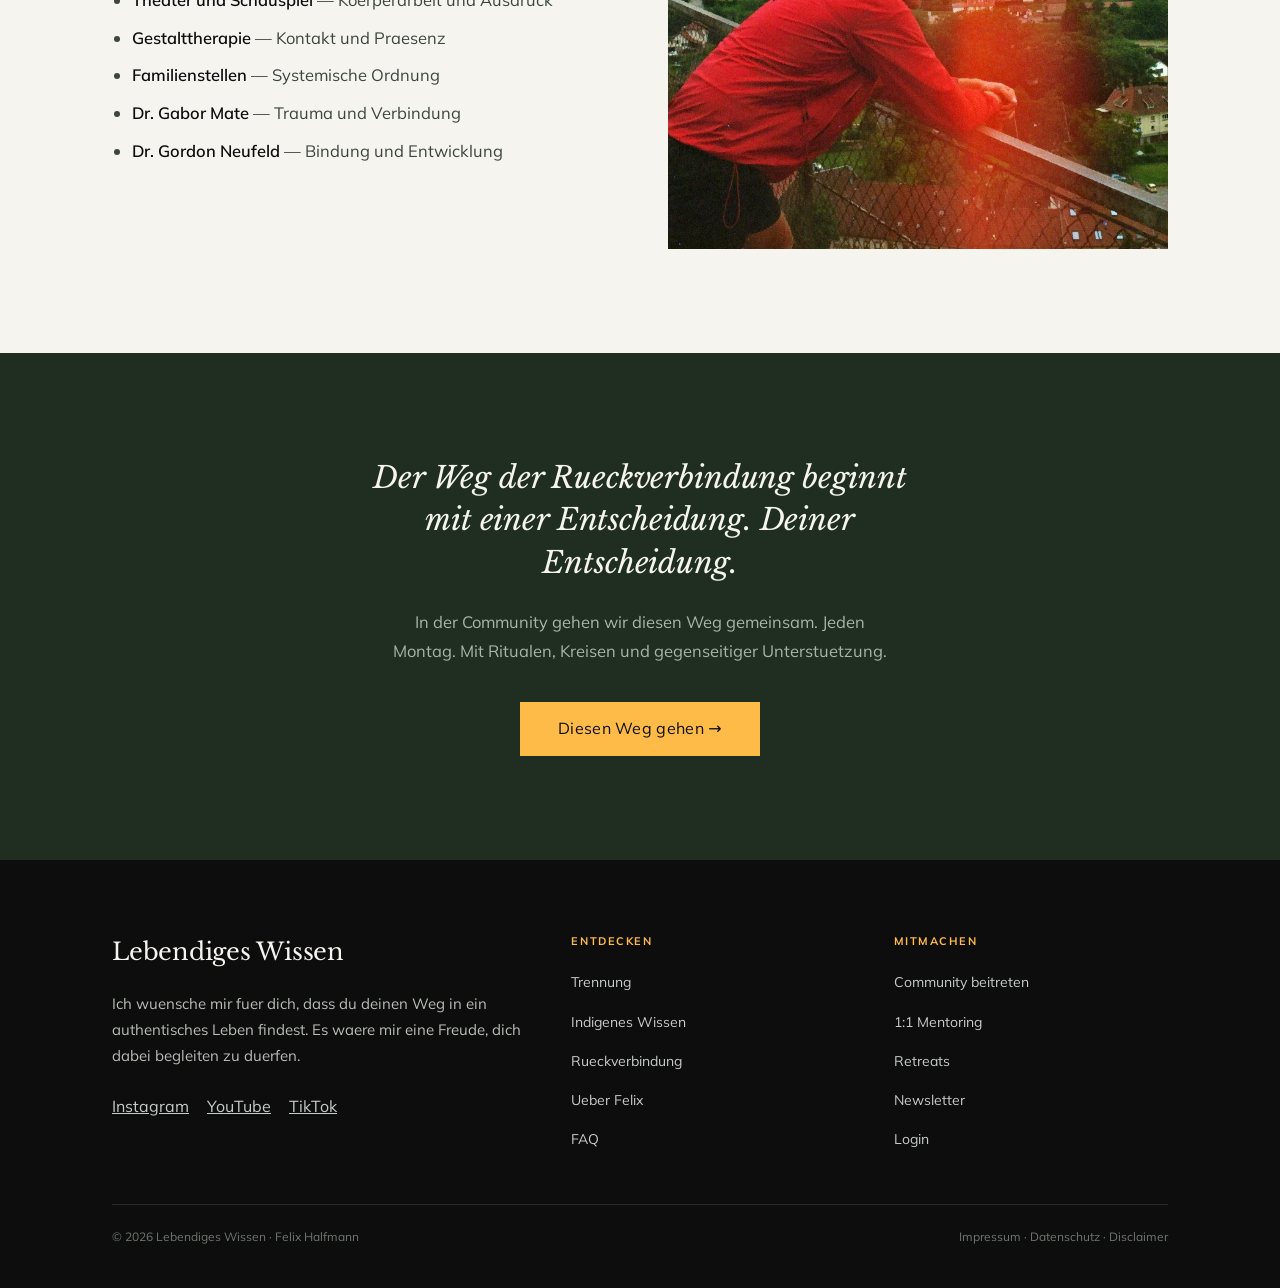
<file: rueckverbindung.html>
<!DOCTYPE html>
<html lang="de">
<head>
<meta charset="utf-8">
<meta name="viewport" content="width=device-width, initial-scale=1">
<title>Rueckverbindung | Lebendiges Wissen</title>
<meta name="description" content="Heilung ist kein Ziel. Sie ist die natuerliche Folge unserer Rueckverbindung. Erfahre, wie schwere Energien befreit und natuerliche Ordnung wiederhergestellt werden kann.">
<link rel="stylesheet" href="styles.css">
</head>
<body>

<!-- NAV -->
<header class="nav">
  <nav class="nav-inner">
    <a href="/" class="nav-logo">Lebendiges Wissen</a>
    <div class="nav-right">
      <div class="nav-links">
        <a href="/trennung.html">Trennung</a>
        <a href="/indigenes-wissen.html">Indigenes Wissen</a>
        <a href="/rueckverbindung.html" class="active">Rueckverbindung</a>
        <a href="/ueber-felix.html">Ueber Felix</a>
        <a href="/community.html">Community</a>
      </div>
      <a href="https://community.lebendigeswissen.com/checkout/mitgliedschaft" class="btn btn--primary">Ich bin dabei →</a>
      <button class="nav-toggle" aria-label="Menu" aria-expanded="false">
        <span></span><span></span><span></span>
      </button>
    </div>
  </nav>
</header>

<!-- HERO -->
<section class="section--dark" style="padding: 0; position: relative; overflow: hidden;">
  <div style="position: absolute; inset: 0;">
    <img src="images/rueckverbindung-hero.jpeg" alt="" class="img-cover" style="opacity: 0.3;">
  </div>
  <div class="container" style="position: relative; padding-top: 120px; padding-bottom: 108px;">
    <div class="reveal">
      <div class="overline" style="color: var(--accent);">Rueckverbindung</div>
    </div>
    <div class="reveal" data-delay="60">
      <h1 class="t-display" style="color: var(--fg-on-dark); margin-top: 22px; max-width: 22ch;">
        Heilung ist kein Ziel. Sie ist die natuerliche Folge unserer <span style="color: var(--accent);">Rueckverbindung</span>.
      </h1>
    </div>
  </div>
</section>

<!-- CORE CONCEPTS -->
<section class="section section--light">
  <div class="container" style="max-width: var(--max-w-narrow);">

    <!-- Quote 1 -->
    <div class="reveal">
      <blockquote style="font-family: var(--serif); font-style: italic; font-size: clamp(22px, 3vw, 30px); line-height: 1.45; color: var(--green); padding-left: 24px; border-left: 2px solid var(--accent); max-width: 36ch;">
        Unsere Eltern koennen immer nur so tief mit uns in Verbindung sein, wie sie mit sich selbst in Verbindung sind.
      </blockquote>
    </div>
    <div class="reveal" data-delay="60">
      <div class="prose" style="margin-top: 32px;">
        <p>Schwere Energien — Angst, Wut, Scham — entstehen in Momenten der Trennung. Sie folgen nicht der linearen Zeit. Sie wirken zyklisch, ueber Generationen hinweg. Was unsere Eltern nicht loesen konnten, tragen wir weiter. Was wir nicht loesen, geben wir weiter.</p>
      </div>
    </div>

    <!-- Quote 2 -->
    <div class="reveal" style="margin-top: 64px;">
      <blockquote style="font-family: var(--serif); font-style: italic; font-size: clamp(22px, 3vw, 30px); line-height: 1.45; color: var(--green); padding-left: 24px; border-left: 2px solid var(--accent); max-width: 36ch;">
        Woran merken wir, wo wir schwere Energie tragen? Immer dort, wo wir etwas vermeiden oder getriggert werden.
      </blockquote>
    </div>
    <div class="reveal" data-delay="60">
      <div class="prose" style="margin-top: 32px;">
        <p>Loesung entsteht nicht durch intellektuelles Verstehen. Sie entsteht, indem wir der Angst begegnen und ins Handeln kommen. Durch uralte Rituale, innere Reisen und die symbolische Sprache, die unsere Seele versteht.</p>
      </div>
    </div>

    <!-- Quote 3 -->
    <div class="reveal" style="margin-top: 64px;">
      <blockquote style="font-family: var(--serif); font-style: italic; font-size: clamp(22px, 3vw, 30px); line-height: 1.45; color: var(--green); padding-left: 24px; border-left: 2px solid var(--accent); max-width: 36ch;">
        Wenn wir die schweren Energien befreien, gehen auch die energetischen Muster und inneren Programme mit ihnen.
      </blockquote>
    </div>
    <div class="reveal" data-delay="60">
      <div class="prose" style="margin-top: 32px;">
        <p>Was bleibt, ist die natuerliche Ordnung. Eine Verbindung zu Erde, Sonne und Kosmos, die schon immer da war. Der Heilungsprozess braucht kein Ziel. Er braucht Vertrauen.</p>
      </div>
    </div>

  </div>
</section>

<!-- WHAT MAKES THIS DIFFERENT -->
<section class="section section--shade">
  <div class="container">
    <div class="reveal text-center">
      <div class="overline">Was diesen Weg unterscheidet</div>
      <h2 class="t-h2" style="margin-top: 16px; max-width: 24ch; margin-left: auto; margin-right: auto;">Kein System. Eine lebendige Praxis.</h2>
    </div>
    <div class="grid-3" style="margin-top: 48px;">
      <div class="card reveal" data-delay="0">
        <div class="overline" style="color: var(--accent);">Nicht Pseudowissenschaft</div>
        <h3 style="margin-top: 14px;">Gegruendet in der Logik der Natur</h3>
        <p>Diese Arbeit folgt keiner Ideologie, sondern den Gesetzen, die in der Natur sichtbar sind — in Zyklen, Rhythmen und Zusammenhaengen.</p>
      </div>
      <div class="card reveal" data-delay="60">
        <div class="overline" style="color: var(--accent);">Nicht Symptombehandlung</div>
        <h3 style="margin-top: 14px;">Zuhoeren, was Seele und Koerper sagen</h3>
        <p>Symptome sind Botschaften. Statt sie zu unterdruecken, lernen wir, ihnen zuzuhoeren und ihre Ursache zu verstehen.</p>
      </div>
      <div class="card reveal" data-delay="120">
        <div class="overline" style="color: var(--accent);">Nicht westliche Therapie</div>
        <h3 style="margin-top: 14px;">Keine fragmentierte Analyse</h3>
        <p>Der Mensch ist kein Puzzle aus Einzelteilen. Heilung geschieht ganzheitlich — Koerper, Geist und Seele als Einheit.</p>
      </div>
      <div class="card reveal" data-delay="0">
        <div class="overline" style="color: var(--accent);">Muendliche Tradition</div>
        <h3 style="margin-top: 14px;">Lebendig durch gesprochene Weitergabe</h3>
        <p>Dieses Wissen lebt nicht in Buechern. Es wird von Mensch zu Mensch weitergegeben, durch Sprache, Praxis und Beziehung.</p>
      </div>
      <div class="card reveal" data-delay="60">
        <div class="overline" style="color: var(--accent);">Gelebte Praxis</div>
        <h3 style="margin-top: 14px;">Du wirst deine eigene Autoritaet</h3>
        <p>Kein Guru, kein Abhaengigkeitsverhaeltnis. Ziel ist, dass du selbst lernst, dich zu verbinden — mit dir, mit dem Leben.</p>
      </div>
    </div>
  </div>
</section>

<!-- INFLUENCES -->
<section class="section section--light">
  <div class="container">
    <div class="grid-2" style="align-items: center;">
      <div class="reveal">
        <div class="overline">Einfluesse</div>
        <h2 class="t-h2" style="margin-top: 16px; max-width: 20ch;">Gewoben aus vielen Faeden</h2>
        <div class="prose" style="margin-top: 22px;">
          <p>Diese Arbeit ist nicht einem einzigen System zuzuordnen. Sie ist gewachsen aus der Begegnung mit verschiedenen Traditionen und Lehrern:</p>
          <ul>
            <li><strong>Indigener Lehrer</strong> — Die Grundlage dieser Arbeit</li>
            <li><strong>Theater und Schauspiel</strong> — Koerperarbeit und Ausdruck</li>
            <li><strong>Gestalttherapie</strong> — Kontakt und Praesenz</li>
            <li><strong>Familienstellen</strong> — Systemische Ordnung</li>
            <li><strong>Dr. Gabor Mate</strong> — Trauma und Verbindung</li>
            <li><strong>Dr. Gordon Neufeld</strong> — Bindung und Entwicklung</li>
          </ul>
        </div>
      </div>
      <div class="reveal" data-delay="80" style="aspect-ratio: 4/5; overflow: hidden;">
        <img src="images/felix-film.jpeg" alt="Felix bei der Arbeit" class="img-cover">
      </div>
    </div>
  </div>
</section>

<!-- CTA -->
<section class="section section--dark">
  <div class="container text-center" style="max-width: var(--max-w-narrow);">
    <div class="reveal">
      <p class="t-quote" style="color: var(--fg-on-dark); max-width: 28ch; margin: 0 auto;">
        Der Weg der Rueckverbindung beginnt mit einer Entscheidung. Deiner Entscheidung.
      </p>
      <p class="t-body" style="color: var(--fg-on-dark-muted); margin-top: 24px; max-width: 50ch; margin-left: auto; margin-right: auto;">
        In der Community gehen wir diesen Weg gemeinsam. Jeden Montag. Mit Ritualen, Kreisen und gegenseitiger Unterstuetzung.
      </p>
      <div style="margin-top: 36px;">
        <a href="/community.html" class="btn btn--lg btn--primary">Diesen Weg gehen →</a>
      </div>
    </div>
  </div>
</section>

<!-- FOOTER -->
<footer class="footer">
  <div class="footer-inner">
    <div class="footer-grid">
      <div>
        <div class="footer-brand">Lebendiges Wissen</div>
        <p class="footer-text">
          Ich wuensche mir fuer dich, dass du deinen Weg in ein authentisches Leben findest. Es waere mir eine Freude, dich dabei begleiten zu duerfen.
        </p>
        <div class="footer-social">
          <a href="https://www.instagram.com/lebendiges.wissen" aria-label="Instagram" target="_blank" rel="noopener">Instagram</a>
          <a href="https://www.youtube.com/@lebendiges.wissen" aria-label="YouTube" target="_blank" rel="noopener">YouTube</a>
          <a href="https://www.tiktok.com/@lebendiges.wissen" aria-label="TikTok" target="_blank" rel="noopener">TikTok</a>
        </div>
      </div>
      <div>
        <div class="footer-col-title">Entdecken</div>
        <ul class="footer-links">
          <li><a href="/trennung.html">Trennung</a></li>
          <li><a href="/indigenes-wissen.html">Indigenes Wissen</a></li>
          <li><a href="/rueckverbindung.html">Rueckverbindung</a></li>
          <li><a href="/ueber-felix.html">Ueber Felix</a></li>
          <li><a href="/faq.html">FAQ</a></li>
        </ul>
      </div>
      <div>
        <div class="footer-col-title">Mitmachen</div>
        <ul class="footer-links">
          <li><a href="/community.html">Community beitreten</a></li>
          <li><a href="/mentoring.html">1:1 Mentoring</a></li>
          <li><a href="/retreats.html">Retreats</a></li>
          <li><a href="/newsletter.html">Newsletter</a></li>
          <li><a href="https://community.lebendigeswissen.com/" target="_blank" rel="noopener">Login</a></li>
        </ul>
      </div>
    </div>
    <div class="footer-bottom">
      <span>&copy; 2026 Lebendiges Wissen &middot; Felix Halfmann</span>
      <span>
        <a href="/impressum.html">Impressum</a> &middot;
        <a href="/datenschutz.html">Datenschutz</a> &middot;
        <a href="/disclaimer.html">Disclaimer</a>
      </span>
    </div>
  </div>
</footer>

<script src="site.js"></script>
</body>
</html>
</file>
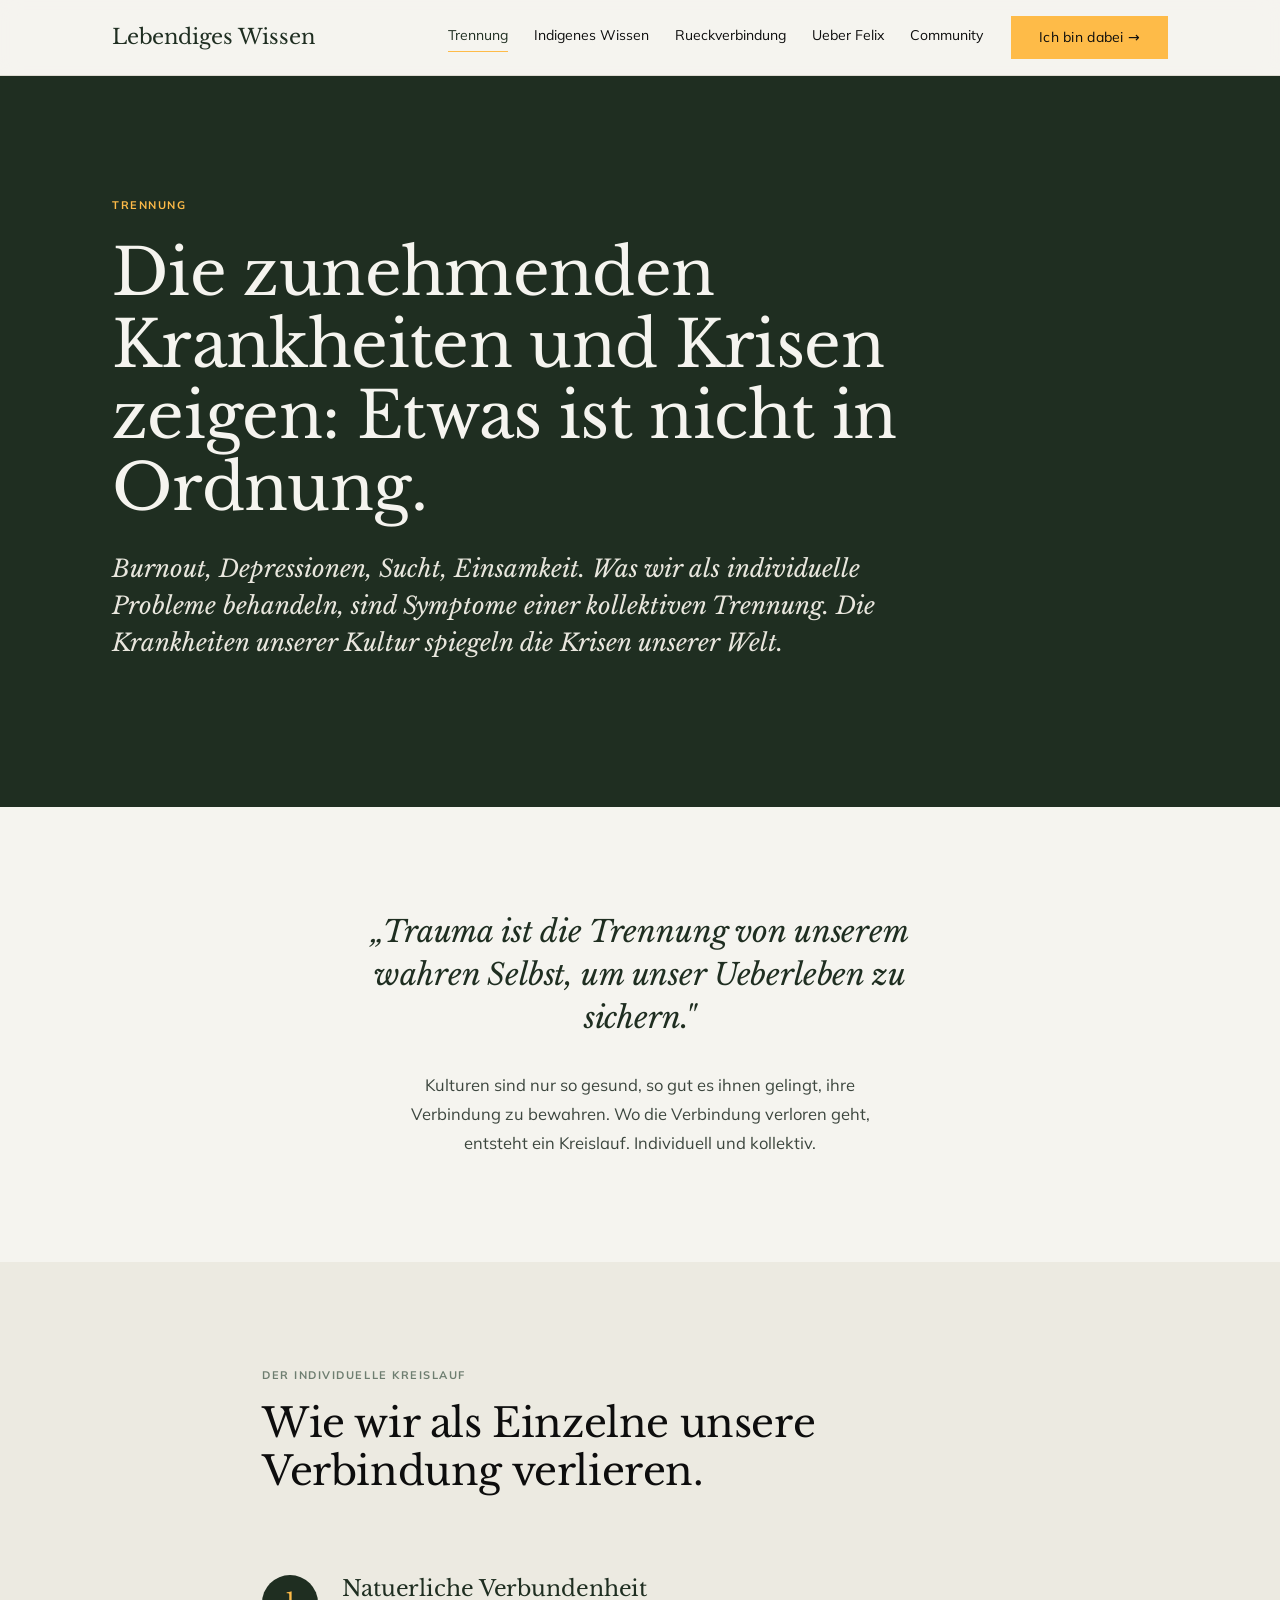
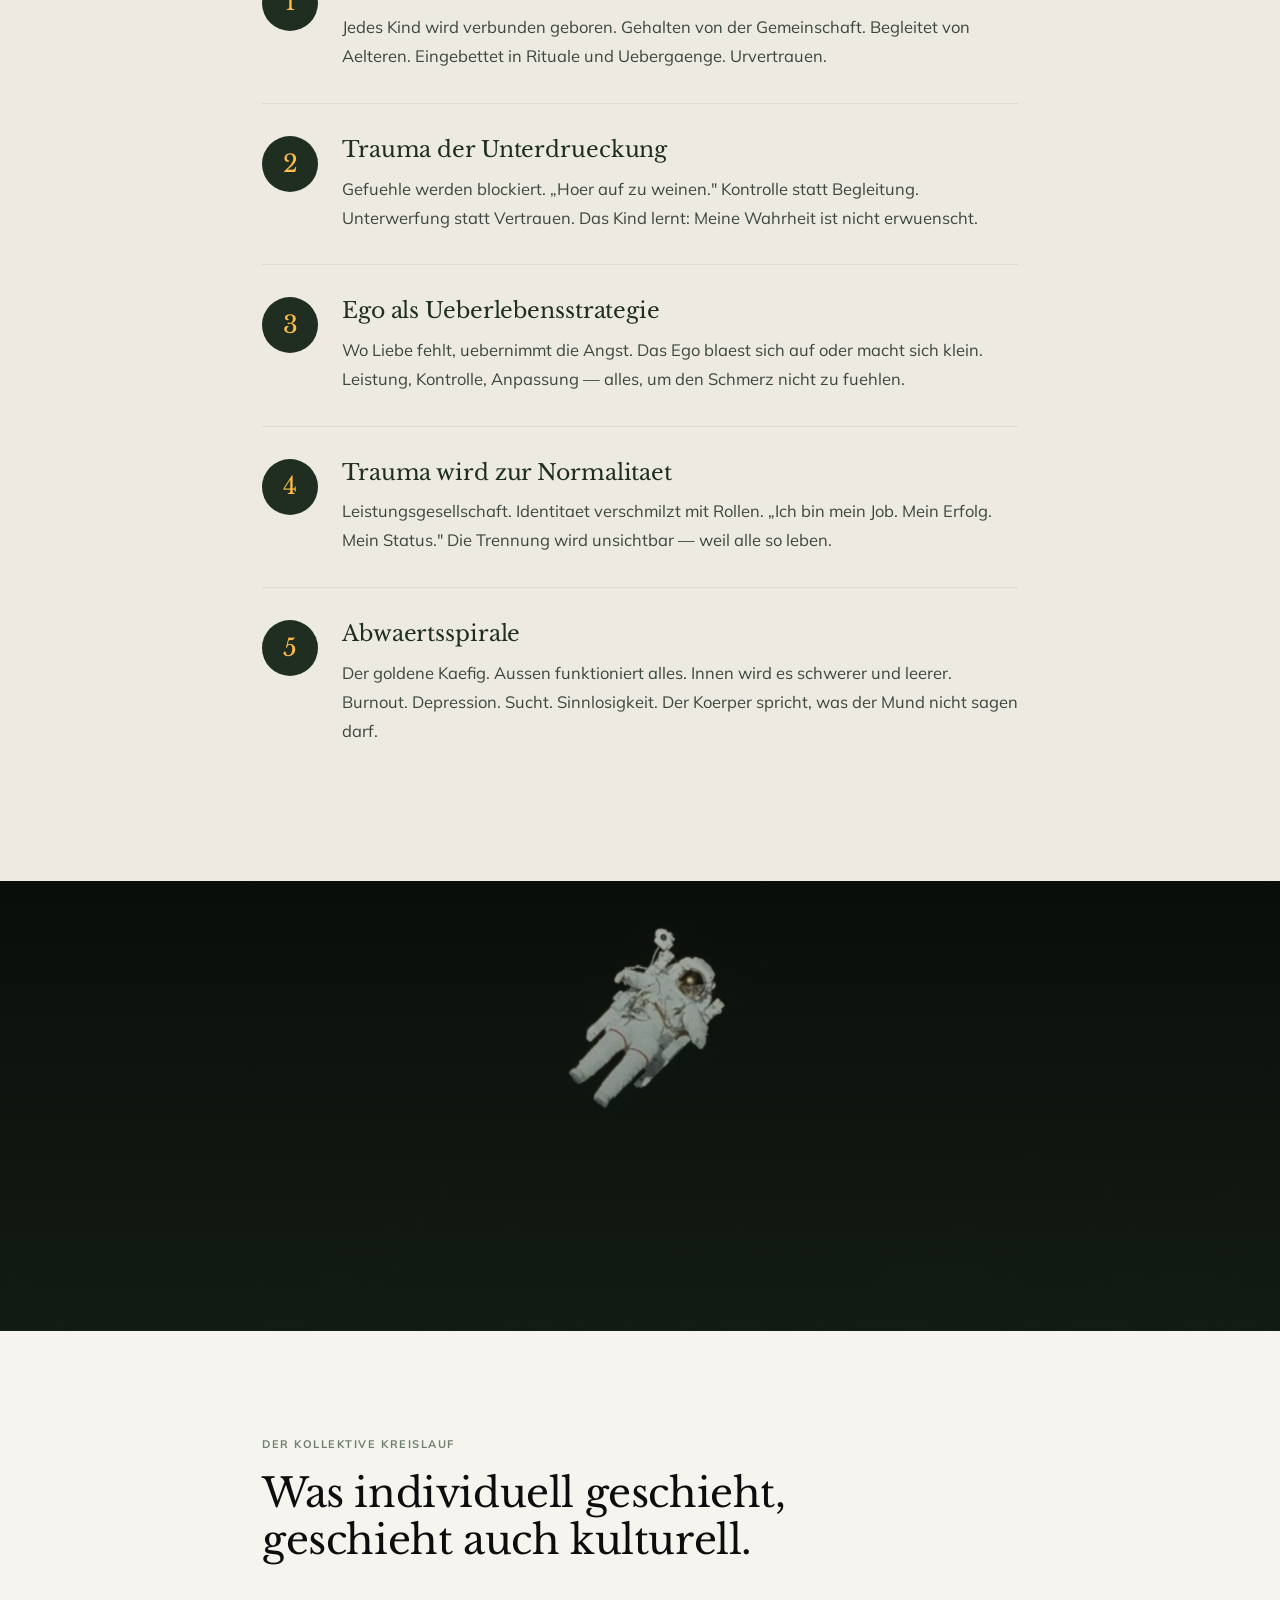
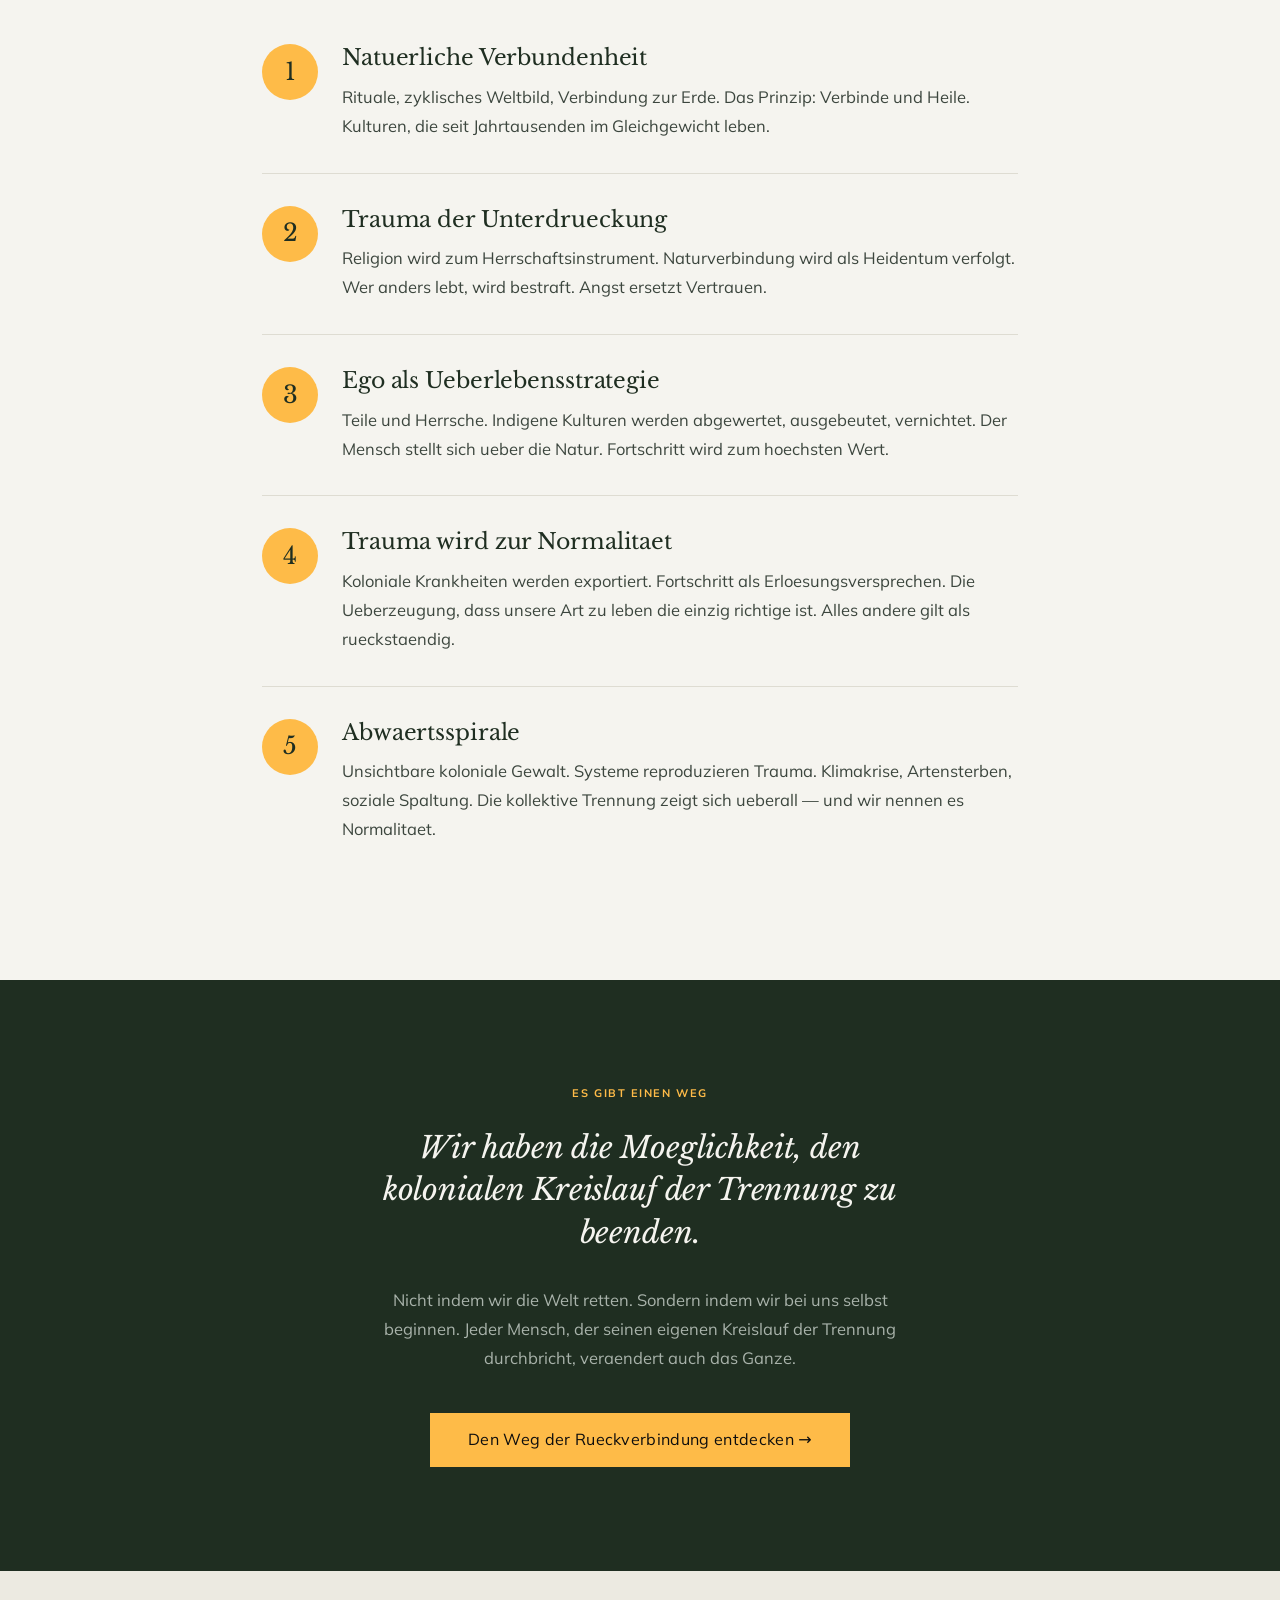
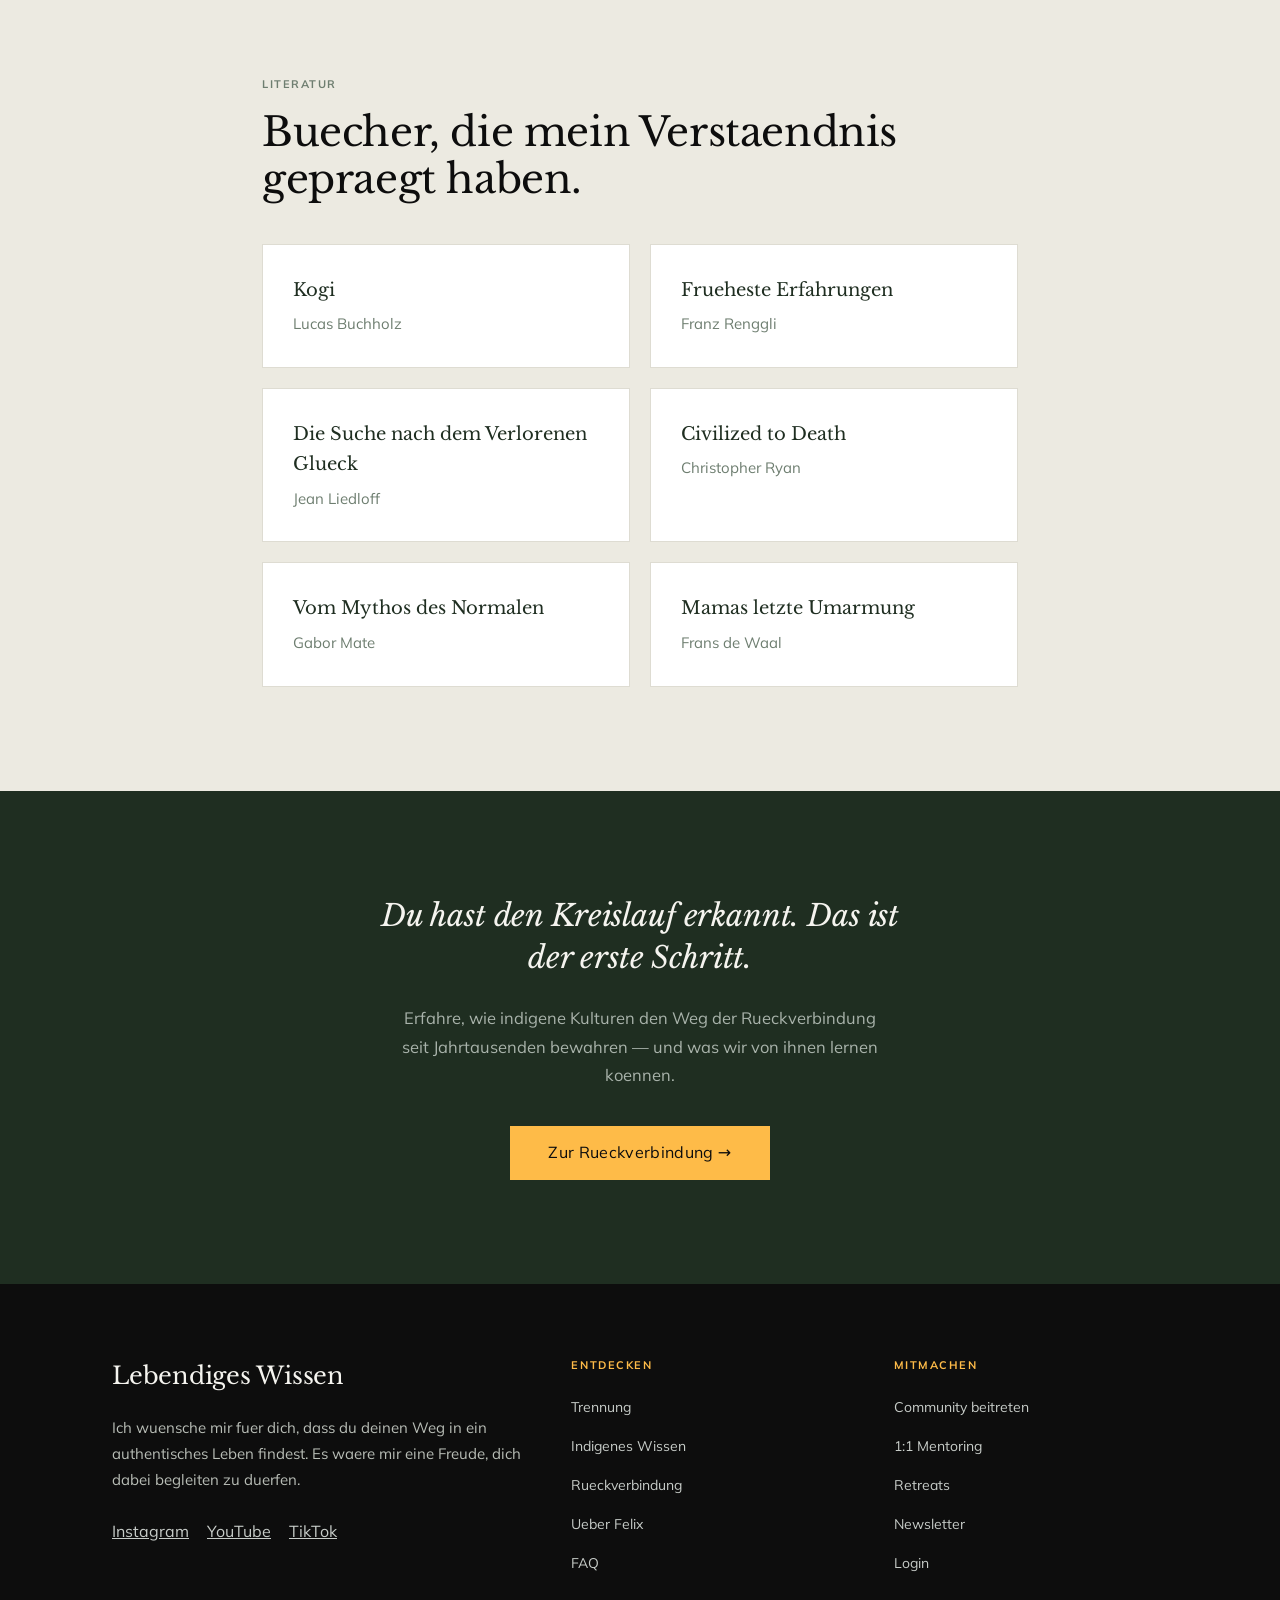
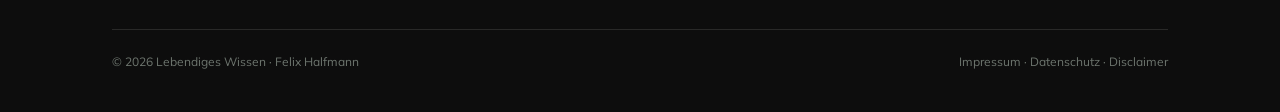
<file: trennung.html>
<!DOCTYPE html>
<html lang="de">
<head>
<meta charset="utf-8">
<meta name="viewport" content="width=device-width, initial-scale=1">
<title>Kreislauf der Trennung | Lebendiges Wissen</title>
<meta name="description" content="Die zunehmenden Krankheiten und Krisen zeigen: Etwas ist nicht in Ordnung. Verstehe den Kreislauf der Trennung — individuell und kollektiv.">
<link rel="stylesheet" href="styles.css">
</head>
<body>

<!-- NAV -->
<header class="nav">
  <nav class="nav-inner">
    <a href="/" class="nav-logo">Lebendiges Wissen</a>
    <div class="nav-right">
      <div class="nav-links">
        <a href="/trennung.html" class="active">Trennung</a>
        <a href="/indigenes-wissen.html">Indigenes Wissen</a>
        <a href="/rueckverbindung.html">Rueckverbindung</a>
        <a href="/ueber-felix.html">Ueber Felix</a>
        <a href="/community.html">Community</a>
      </div>
      <a href="https://community.lebendigeswissen.com/checkout/mitgliedschaft" class="btn btn--primary">Ich bin dabei →</a>
      <button class="nav-toggle" aria-label="Menu" aria-expanded="false">
        <span></span><span></span><span></span>
      </button>
    </div>
  </nav>
</header>

<!-- HERO -->
<section class="section--dark" style="padding: 0;">
  <div class="container" style="padding-top: 120px; padding-bottom: 108px;">
    <div class="reveal">
      <div class="overline" style="color: var(--accent);">Trennung</div>
    </div>
    <div class="reveal" data-delay="60">
      <h1 class="t-display" style="color: var(--fg-on-dark); margin-top: 22px; max-width: 22ch;">
        Die zunehmenden Krankheiten und Krisen zeigen: Etwas ist nicht in Ordnung.
      </h1>
    </div>
    <div class="reveal" data-delay="120">
      <p style="font-family: var(--serif); font-style: italic; font-size: clamp(18px, 2.2vw, 24px); line-height: 1.55; color: #E8E6DD; margin: 26px 0 38px; max-width: 52ch;">
        Burnout, Depressionen, Sucht, Einsamkeit. Was wir als individuelle Probleme behandeln, sind Symptome einer kollektiven Trennung. Die Krankheiten unserer Kultur spiegeln die Krisen unserer Welt.
      </p>
    </div>
  </div>
</section>

<!-- DEFINITION -->
<section class="section section--light">
  <div class="container" style="max-width: var(--max-w-narrow);">
    <div class="reveal text-center">
      <p class="t-quote" style="color: var(--green); max-width: 32ch; margin: 0 auto;">
        „Trauma ist die Trennung von unserem wahren Selbst, um unser Ueberleben zu sichern."
      </p>
    </div>
    <div class="reveal text-center" data-delay="60">
      <p class="t-body" style="margin-top: 32px; max-width: 50ch; margin-left: auto; margin-right: auto; color: var(--text-secondary);">
        Kulturen sind nur so gesund, so gut es ihnen gelingt, ihre Verbindung zu bewahren. Wo die Verbindung verloren geht, entsteht ein Kreislauf. Individuell und kollektiv.
      </p>
    </div>
  </div>
</section>

<!-- INDIVIDUELLER KREISLAUF -->
<section class="section section--shade">
  <div class="container" style="max-width: var(--max-w-narrow);">
    <div class="reveal">
      <div class="overline">Der individuelle Kreislauf</div>
      <h2 class="t-h2" style="margin-top: 16px; max-width: 24ch;">Wie wir als Einzelne unsere Verbindung verlieren.</h2>
    </div>

    <div style="display: flex; flex-direction: column; gap: 0; margin-top: 48px;">

      <!-- Step 1 -->
      <div class="reveal" data-delay="0" style="display: grid; grid-template-columns: 56px 1fr; gap: 24px; padding: 32px 0; border-bottom: 1px solid var(--paper-line);">
        <div style="width: 56px; height: 56px; border-radius: 50%; background: var(--green); color: var(--accent); font-family: var(--serif); font-size: 24px; display: flex; align-items: center; justify-content: center;">1</div>
        <div>
          <h3 class="t-h4" style="color: var(--green);">Natuerliche Verbundenheit</h3>
          <p class="t-body" style="margin-top: 10px; color: var(--text-secondary);">Jedes Kind wird verbunden geboren. Gehalten von der Gemeinschaft. Begleitet von Aelteren. Eingebettet in Rituale und Uebergaenge. Urvertrauen.</p>
        </div>
      </div>

      <!-- Step 2 -->
      <div class="reveal" data-delay="60" style="display: grid; grid-template-columns: 56px 1fr; gap: 24px; padding: 32px 0; border-bottom: 1px solid var(--paper-line);">
        <div style="width: 56px; height: 56px; border-radius: 50%; background: var(--green); color: var(--accent); font-family: var(--serif); font-size: 24px; display: flex; align-items: center; justify-content: center;">2</div>
        <div>
          <h3 class="t-h4" style="color: var(--green);">Trauma der Unterdrueckung</h3>
          <p class="t-body" style="margin-top: 10px; color: var(--text-secondary);">Gefuehle werden blockiert. „Hoer auf zu weinen." Kontrolle statt Begleitung. Unterwerfung statt Vertrauen. Das Kind lernt: Meine Wahrheit ist nicht erwuenscht.</p>
        </div>
      </div>

      <!-- Step 3 -->
      <div class="reveal" data-delay="120" style="display: grid; grid-template-columns: 56px 1fr; gap: 24px; padding: 32px 0; border-bottom: 1px solid var(--paper-line);">
        <div style="width: 56px; height: 56px; border-radius: 50%; background: var(--green); color: var(--accent); font-family: var(--serif); font-size: 24px; display: flex; align-items: center; justify-content: center;">3</div>
        <div>
          <h3 class="t-h4" style="color: var(--green);">Ego als Ueberlebensstrategie</h3>
          <p class="t-body" style="margin-top: 10px; color: var(--text-secondary);">Wo Liebe fehlt, uebernimmt die Angst. Das Ego blaest sich auf oder macht sich klein. Leistung, Kontrolle, Anpassung — alles, um den Schmerz nicht zu fuehlen.</p>
        </div>
      </div>

      <!-- Step 4 -->
      <div class="reveal" data-delay="180" style="display: grid; grid-template-columns: 56px 1fr; gap: 24px; padding: 32px 0; border-bottom: 1px solid var(--paper-line);">
        <div style="width: 56px; height: 56px; border-radius: 50%; background: var(--green); color: var(--accent); font-family: var(--serif); font-size: 24px; display: flex; align-items: center; justify-content: center;">4</div>
        <div>
          <h3 class="t-h4" style="color: var(--green);">Trauma wird zur Normalitaet</h3>
          <p class="t-body" style="margin-top: 10px; color: var(--text-secondary);">Leistungsgesellschaft. Identitaet verschmilzt mit Rollen. „Ich bin mein Job. Mein Erfolg. Mein Status." Die Trennung wird unsichtbar — weil alle so leben.</p>
        </div>
      </div>

      <!-- Step 5 -->
      <div class="reveal" data-delay="240" style="display: grid; grid-template-columns: 56px 1fr; gap: 24px; padding: 32px 0;">
        <div style="width: 56px; height: 56px; border-radius: 50%; background: var(--green); color: var(--accent); font-family: var(--serif); font-size: 24px; display: flex; align-items: center; justify-content: center;">5</div>
        <div>
          <h3 class="t-h4" style="color: var(--green);">Abwaertsspirale</h3>
          <p class="t-body" style="margin-top: 10px; color: var(--text-secondary);">Der goldene Kaefig. Aussen funktioniert alles. Innen wird es schwerer und leerer. Burnout. Depression. Sucht. Sinnlosigkeit. Der Koerper spricht, was der Mund nicht sagen darf.</p>
        </div>
      </div>

    </div>
  </div>
</section>

<!-- BILD-TRENNER -->
<section style="position: relative; height: 50vh; min-height: 320px; overflow: hidden;">
  <img src="images/astronaut.jpg" alt="Astronaut — Symbol der Isolation" style="width: 100%; height: 100%; object-fit: cover; object-position: center;">
  <div style="position: absolute; inset: 0; background: linear-gradient(to bottom, rgba(31,46,33,0.3), rgba(31,46,33,0.6));"></div>
</section>

<!-- KOLLEKTIVER KREISLAUF -->
<section class="section section--light">
  <div class="container" style="max-width: var(--max-w-narrow);">
    <div class="reveal">
      <div class="overline">Der kollektive Kreislauf</div>
      <h2 class="t-h2" style="margin-top: 16px; max-width: 24ch;">Was individuell geschieht, geschieht auch kulturell.</h2>
    </div>

    <div style="display: flex; flex-direction: column; gap: 0; margin-top: 48px;">

      <!-- Step 1 -->
      <div class="reveal" data-delay="0" style="display: grid; grid-template-columns: 56px 1fr; gap: 24px; padding: 32px 0; border-bottom: 1px solid var(--paper-line);">
        <div style="width: 56px; height: 56px; border-radius: 50%; background: var(--accent); color: var(--green); font-family: var(--serif); font-size: 24px; display: flex; align-items: center; justify-content: center;">1</div>
        <div>
          <h3 class="t-h4" style="color: var(--green);">Natuerliche Verbundenheit</h3>
          <p class="t-body" style="margin-top: 10px; color: var(--text-secondary);">Rituale, zyklisches Weltbild, Verbindung zur Erde. Das Prinzip: Verbinde und Heile. Kulturen, die seit Jahrtausenden im Gleichgewicht leben.</p>
        </div>
      </div>

      <!-- Step 2 -->
      <div class="reveal" data-delay="60" style="display: grid; grid-template-columns: 56px 1fr; gap: 24px; padding: 32px 0; border-bottom: 1px solid var(--paper-line);">
        <div style="width: 56px; height: 56px; border-radius: 50%; background: var(--accent); color: var(--green); font-family: var(--serif); font-size: 24px; display: flex; align-items: center; justify-content: center;">2</div>
        <div>
          <h3 class="t-h4" style="color: var(--green);">Trauma der Unterdrueckung</h3>
          <p class="t-body" style="margin-top: 10px; color: var(--text-secondary);">Religion wird zum Herrschaftsinstrument. Naturverbindung wird als Heidentum verfolgt. Wer anders lebt, wird bestraft. Angst ersetzt Vertrauen.</p>
        </div>
      </div>

      <!-- Step 3 -->
      <div class="reveal" data-delay="120" style="display: grid; grid-template-columns: 56px 1fr; gap: 24px; padding: 32px 0; border-bottom: 1px solid var(--paper-line);">
        <div style="width: 56px; height: 56px; border-radius: 50%; background: var(--accent); color: var(--green); font-family: var(--serif); font-size: 24px; display: flex; align-items: center; justify-content: center;">3</div>
        <div>
          <h3 class="t-h4" style="color: var(--green);">Ego als Ueberlebensstrategie</h3>
          <p class="t-body" style="margin-top: 10px; color: var(--text-secondary);">Teile und Herrsche. Indigene Kulturen werden abgewertet, ausgebeutet, vernichtet. Der Mensch stellt sich ueber die Natur. Fortschritt wird zum hoechsten Wert.</p>
        </div>
      </div>

      <!-- Step 4 -->
      <div class="reveal" data-delay="180" style="display: grid; grid-template-columns: 56px 1fr; gap: 24px; padding: 32px 0; border-bottom: 1px solid var(--paper-line);">
        <div style="width: 56px; height: 56px; border-radius: 50%; background: var(--accent); color: var(--green); font-family: var(--serif); font-size: 24px; display: flex; align-items: center; justify-content: center;">4</div>
        <div>
          <h3 class="t-h4" style="color: var(--green);">Trauma wird zur Normalitaet</h3>
          <p class="t-body" style="margin-top: 10px; color: var(--text-secondary);">Koloniale Krankheiten werden exportiert. Fortschritt als Erloesungsversprechen. Die Ueberzeugung, dass unsere Art zu leben die einzig richtige ist. Alles andere gilt als rueckstaendig.</p>
        </div>
      </div>

      <!-- Step 5 -->
      <div class="reveal" data-delay="240" style="display: grid; grid-template-columns: 56px 1fr; gap: 24px; padding: 32px 0;">
        <div style="width: 56px; height: 56px; border-radius: 50%; background: var(--accent); color: var(--green); font-family: var(--serif); font-size: 24px; display: flex; align-items: center; justify-content: center;">5</div>
        <div>
          <h3 class="t-h4" style="color: var(--green);">Abwaertsspirale</h3>
          <p class="t-body" style="margin-top: 10px; color: var(--text-secondary);">Unsichtbare koloniale Gewalt. Systeme reproduzieren Trauma. Klimakrise, Artensterben, soziale Spaltung. Die kollektive Trennung zeigt sich ueberall — und wir nennen es Normalitaet.</p>
        </div>
      </div>

    </div>
  </div>
</section>

<!-- HOFFNUNG -->
<section class="section section--dark">
  <div class="container text-center" style="max-width: var(--max-w-narrow);">
    <div class="reveal">
      <div class="overline" style="color: var(--accent);">Es gibt einen Weg</div>
      <p class="t-quote" style="color: var(--fg-on-dark); margin-top: 24px; max-width: 28ch; margin-left: auto; margin-right: auto;">
        Wir haben die Moeglichkeit, den kolonialen Kreislauf der Trennung zu beenden.
      </p>
    </div>
    <div class="reveal" data-delay="60">
      <p class="t-body" style="color: var(--fg-on-dark-muted); margin-top: 32px; max-width: 52ch; margin-left: auto; margin-right: auto;">
        Nicht indem wir die Welt retten. Sondern indem wir bei uns selbst beginnen. Jeder Mensch, der seinen eigenen Kreislauf der Trennung durchbricht, veraendert auch das Ganze.
      </p>
    </div>
    <div class="reveal" data-delay="100">
      <a href="/rueckverbindung.html" class="btn btn--lg btn--primary" style="margin-top: 40px;">Den Weg der Rueckverbindung entdecken →</a>
    </div>
  </div>
</section>

<!-- LITERATUR -->
<section class="section section--shade">
  <div class="container" style="max-width: var(--max-w-narrow);">
    <div class="reveal">
      <div class="overline">Literatur</div>
      <h2 class="t-h2" style="margin-top: 16px;">Buecher, die mein Verstaendnis gepraegt haben.</h2>
    </div>
    <div style="display: grid; grid-template-columns: repeat(auto-fill, minmax(280px, 1fr)); gap: 20px; margin-top: 40px;">
      <div class="reveal card" data-delay="0">
        <h3 style="font-family: var(--serif); font-size: 18px; color: var(--green);">Kogi</h3>
        <p style="margin-top: 6px; color: var(--text-muted); font-size: 15px;">Lucas Buchholz</p>
      </div>
      <div class="reveal card" data-delay="40">
        <h3 style="font-family: var(--serif); font-size: 18px; color: var(--green);">Frueheste Erfahrungen</h3>
        <p style="margin-top: 6px; color: var(--text-muted); font-size: 15px;">Franz Renggli</p>
      </div>
      <div class="reveal card" data-delay="80">
        <h3 style="font-family: var(--serif); font-size: 18px; color: var(--green);">Die Suche nach dem Verlorenen Glueck</h3>
        <p style="margin-top: 6px; color: var(--text-muted); font-size: 15px;">Jean Liedloff</p>
      </div>
      <div class="reveal card" data-delay="120">
        <h3 style="font-family: var(--serif); font-size: 18px; color: var(--green);">Civilized to Death</h3>
        <p style="margin-top: 6px; color: var(--text-muted); font-size: 15px;">Christopher Ryan</p>
      </div>
      <div class="reveal card" data-delay="160">
        <h3 style="font-family: var(--serif); font-size: 18px; color: var(--green);">Vom Mythos des Normalen</h3>
        <p style="margin-top: 6px; color: var(--text-muted); font-size: 15px;">Gabor Mate</p>
      </div>
      <div class="reveal card" data-delay="200">
        <h3 style="font-family: var(--serif); font-size: 18px; color: var(--green);">Mamas letzte Umarmung</h3>
        <p style="margin-top: 6px; color: var(--text-muted); font-size: 15px;">Frans de Waal</p>
      </div>
    </div>
  </div>
</section>

<!-- CTA -->
<section class="section section--dark">
  <div class="container text-center" style="max-width: var(--max-w-narrow);">
    <div class="reveal">
      <p class="t-quote" style="color: var(--fg-on-dark); max-width: 28ch; margin: 0 auto;">
        Du hast den Kreislauf erkannt. Das ist der erste Schritt.
      </p>
      <p class="t-body" style="color: var(--fg-on-dark-muted); margin-top: 24px; max-width: 50ch; margin-left: auto; margin-right: auto;">
        Erfahre, wie indigene Kulturen den Weg der Rueckverbindung seit Jahrtausenden bewahren — und was wir von ihnen lernen koennen.
      </p>
      <div style="margin-top: 36px;">
        <a href="/rueckverbindung.html" class="btn btn--lg btn--primary">Zur Rueckverbindung →</a>
      </div>
    </div>
  </div>
</section>

<!-- FOOTER -->
<footer class="footer">
  <div class="footer-inner">
    <div class="footer-grid">
      <div>
        <div class="footer-brand">Lebendiges Wissen</div>
        <p class="footer-text">
          Ich wuensche mir fuer dich, dass du deinen Weg in ein authentisches Leben findest. Es waere mir eine Freude, dich dabei begleiten zu duerfen.
        </p>
        <div class="footer-social">
          <a href="https://www.instagram.com/lebendiges.wissen" aria-label="Instagram" target="_blank" rel="noopener">Instagram</a>
          <a href="https://www.youtube.com/@lebendiges.wissen" aria-label="YouTube" target="_blank" rel="noopener">YouTube</a>
          <a href="https://www.tiktok.com/@lebendiges.wissen" aria-label="TikTok" target="_blank" rel="noopener">TikTok</a>
        </div>
      </div>
      <div>
        <div class="footer-col-title">Entdecken</div>
        <ul class="footer-links">
          <li><a href="/trennung.html">Trennung</a></li>
          <li><a href="/indigenes-wissen.html">Indigenes Wissen</a></li>
          <li><a href="/rueckverbindung.html">Rueckverbindung</a></li>
          <li><a href="/ueber-felix.html">Ueber Felix</a></li>
          <li><a href="/faq.html">FAQ</a></li>
        </ul>
      </div>
      <div>
        <div class="footer-col-title">Mitmachen</div>
        <ul class="footer-links">
          <li><a href="/community.html">Community beitreten</a></li>
          <li><a href="/mentoring.html">1:1 Mentoring</a></li>
          <li><a href="/retreats.html">Retreats</a></li>
          <li><a href="/newsletter.html">Newsletter</a></li>
          <li><a href="https://community.lebendigeswissen.com/" target="_blank" rel="noopener">Login</a></li>
        </ul>
      </div>
    </div>
    <div class="footer-bottom">
      <span>&copy; 2026 Lebendiges Wissen &middot; Felix Halfmann</span>
      <span>
        <a href="/impressum.html">Impressum</a> &middot;
        <a href="/datenschutz.html">Datenschutz</a> &middot;
        <a href="/disclaimer.html">Disclaimer</a>
      </span>
    </div>
  </div>
</footer>

<script src="site.js"></script>
</body>
</html>
</file>
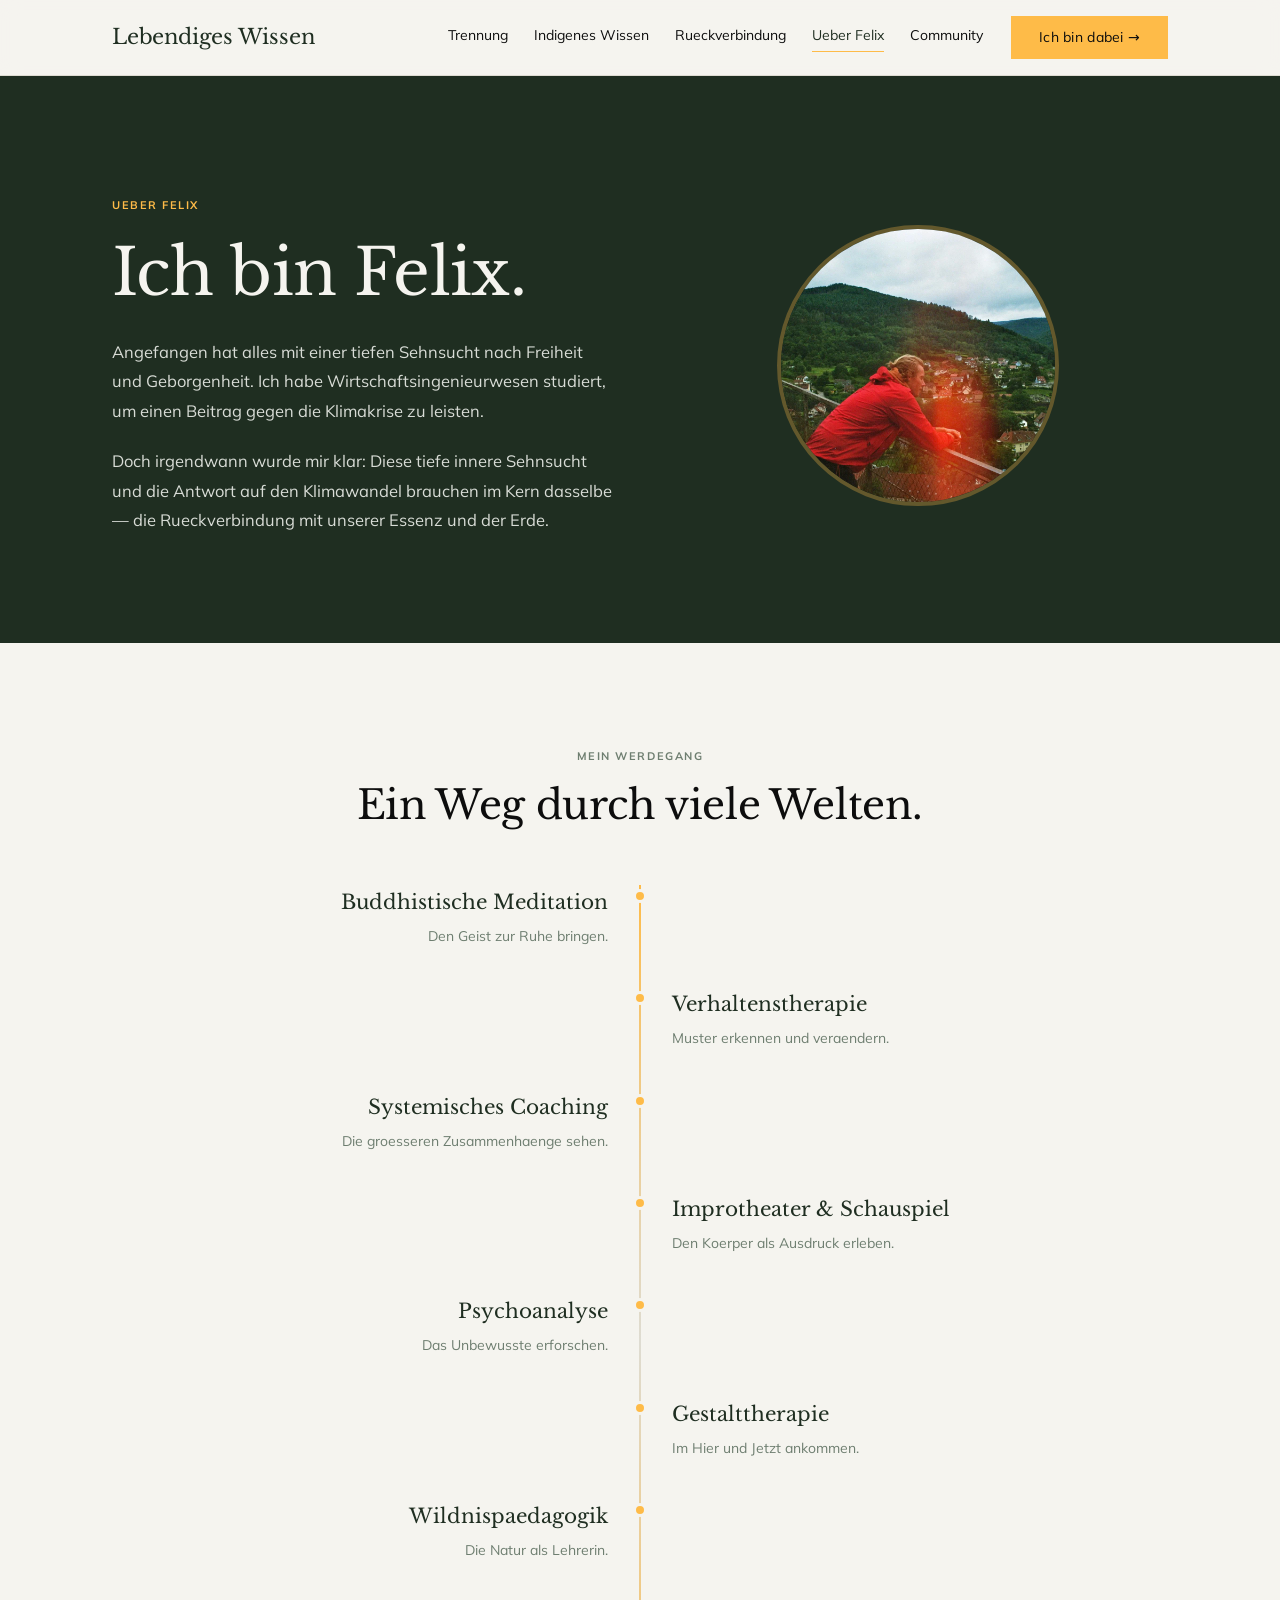
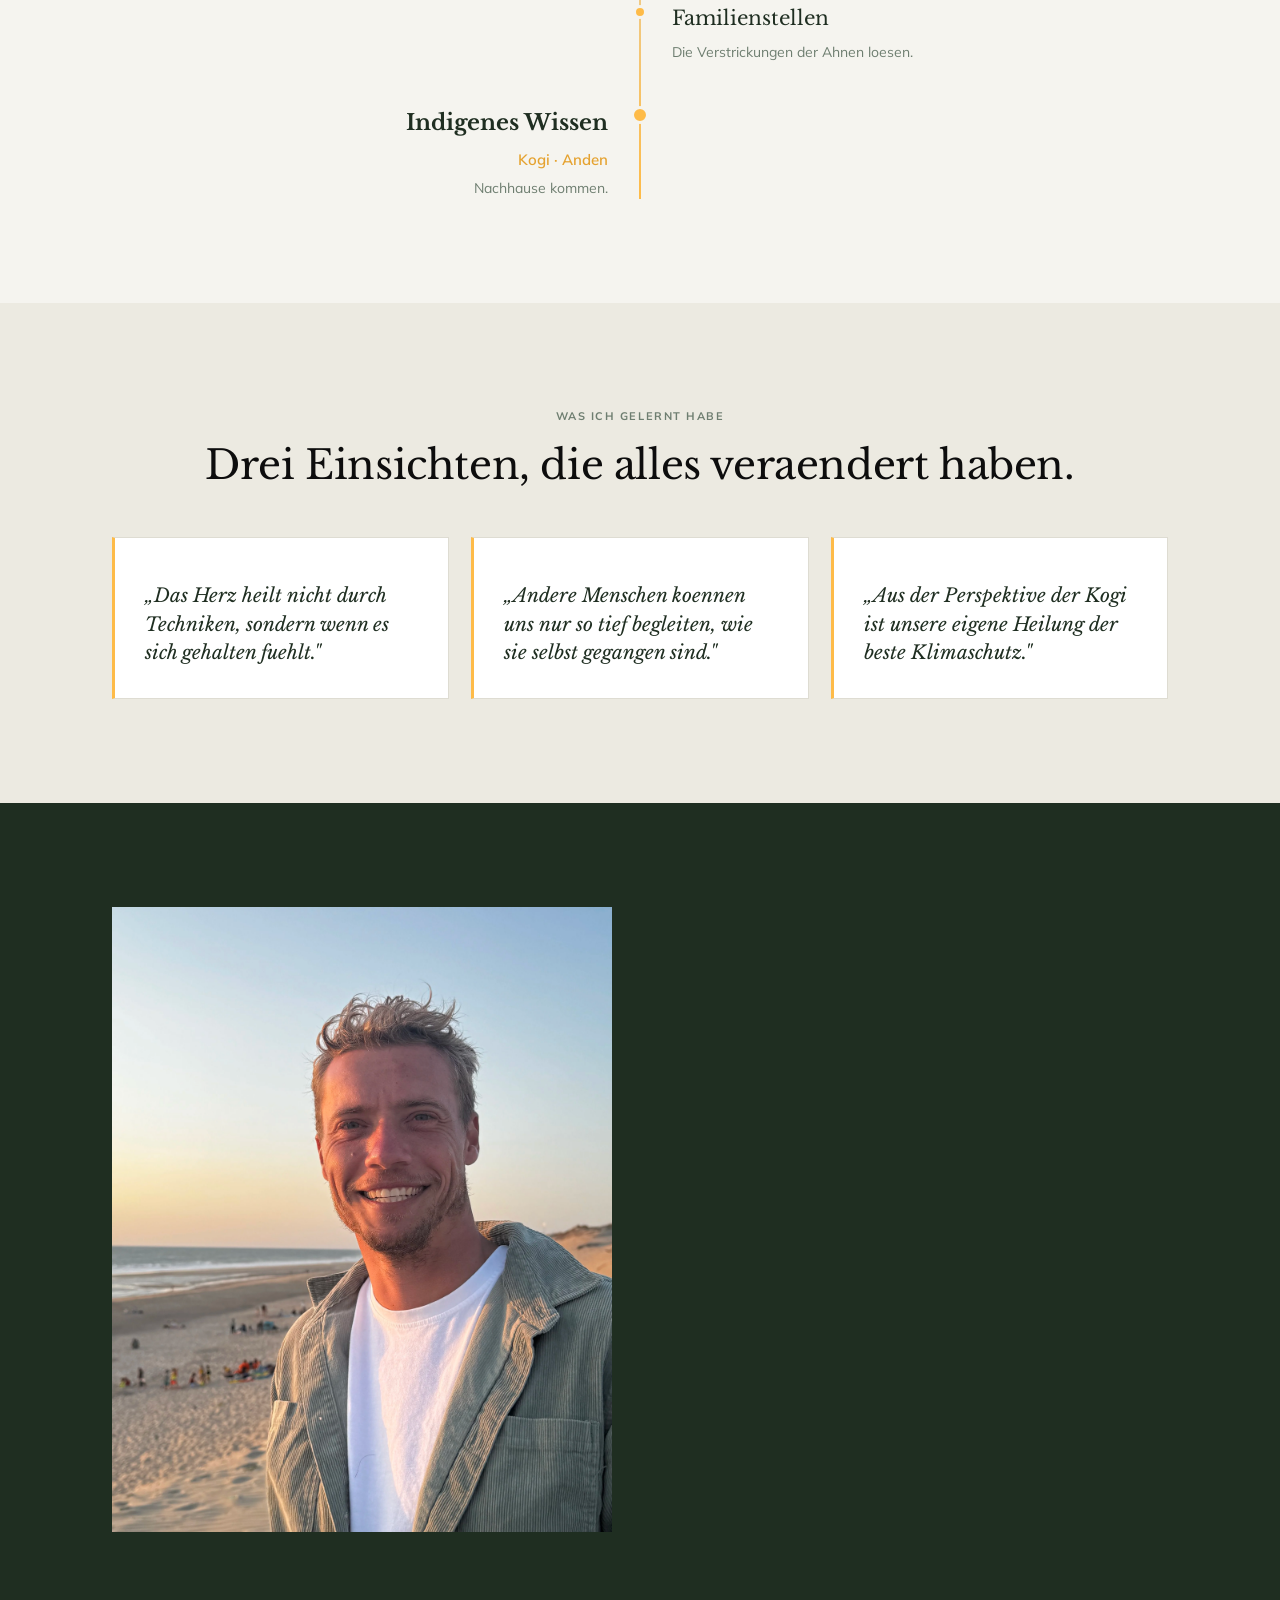
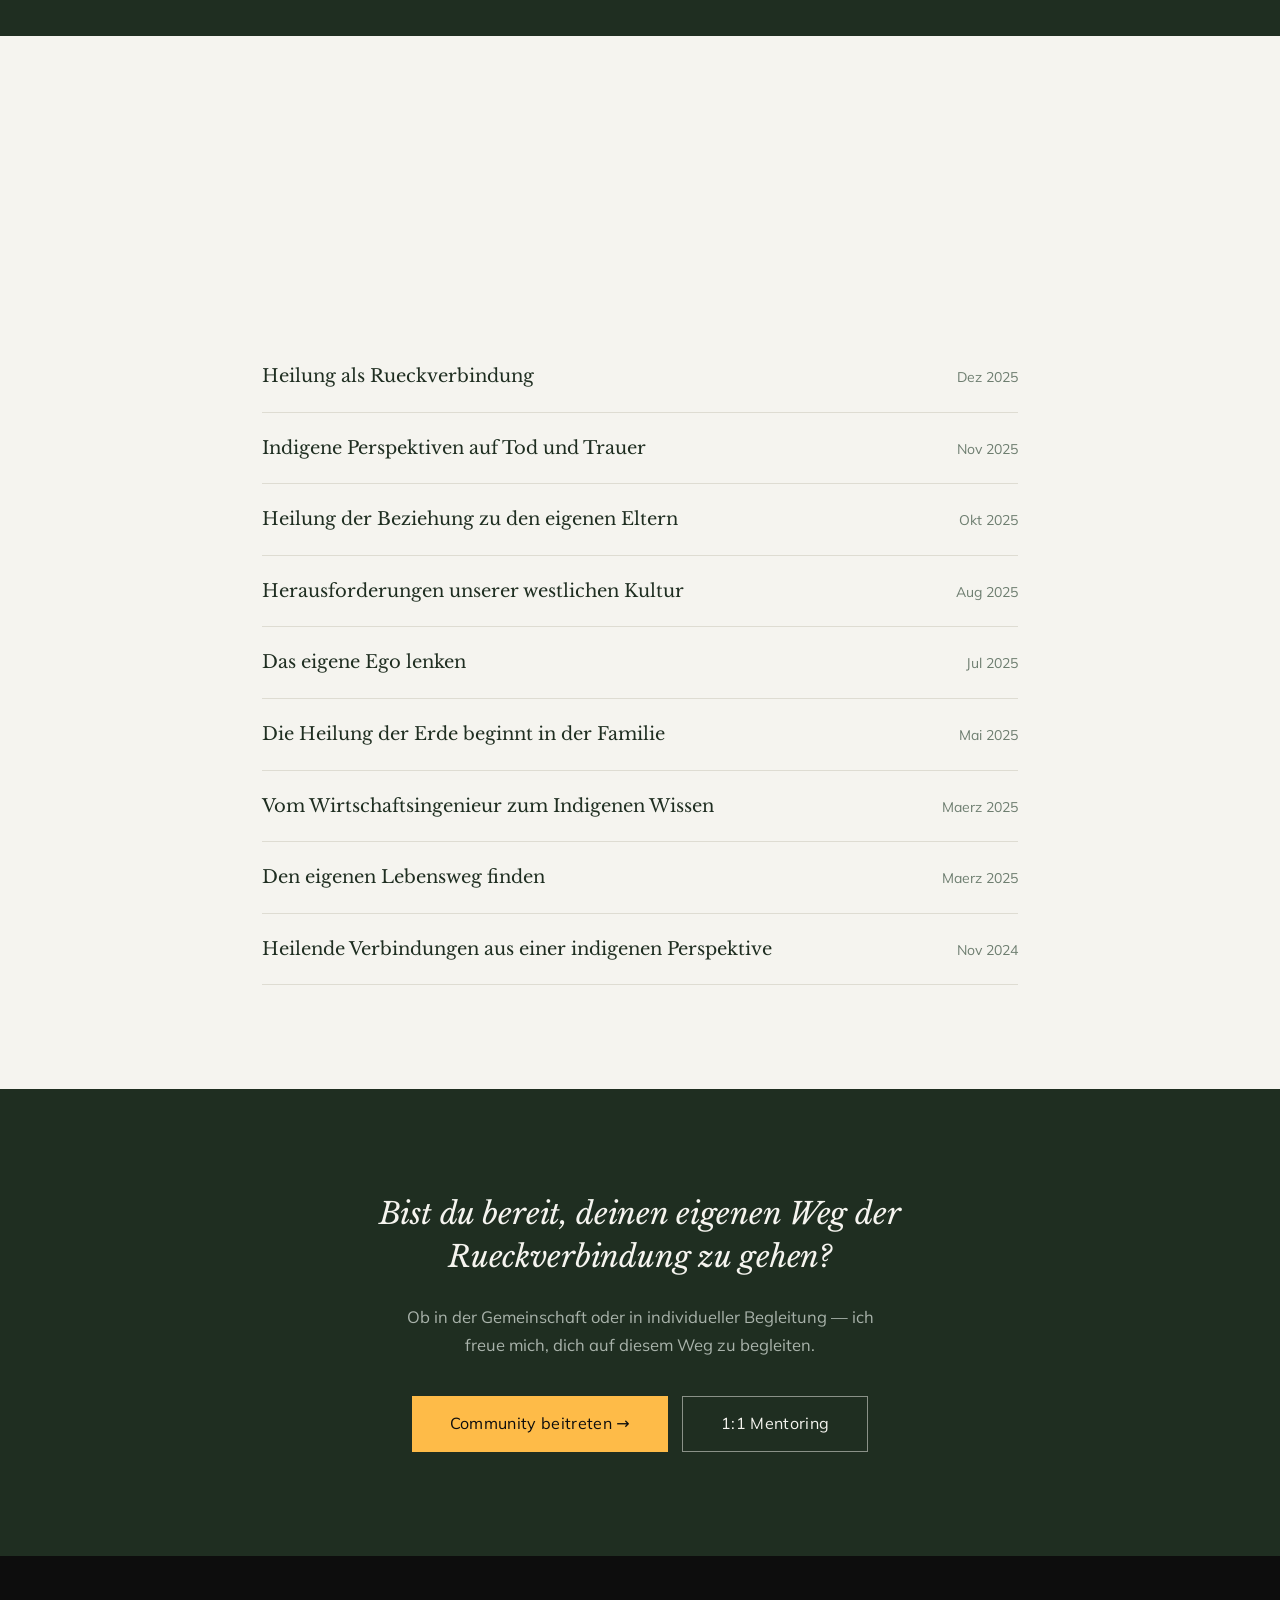
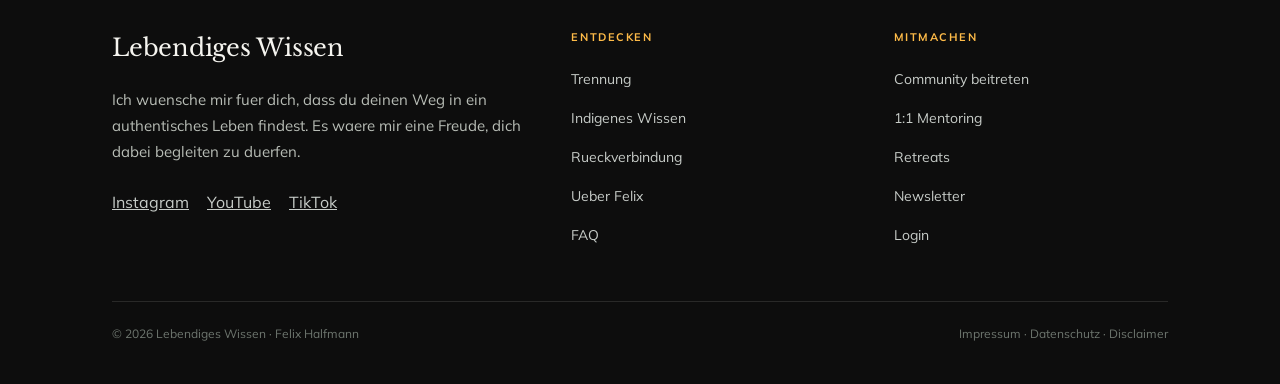
<file: ueber-felix.html>
<!DOCTYPE html>
<html lang="de">
<head>
<meta charset="utf-8">
<meta name="viewport" content="width=device-width, initial-scale=1">
<title>Ueber Felix | Lebendiges Wissen</title>
<meta name="description" content="Ich bin Felix. Mein Weg fuehrte mich von der Sehnsucht nach Freiheit ueber Therapie und Coaching zum indigenen Wissen der Kogi und der Anden.">
<link rel="stylesheet" href="styles.css">
</head>
<body>

<!-- NAV -->
<header class="nav">
  <nav class="nav-inner">
    <a href="/" class="nav-logo">Lebendiges Wissen</a>
    <div class="nav-right">
      <div class="nav-links">
        <a href="/trennung.html">Trennung</a>
        <a href="/indigenes-wissen.html">Indigenes Wissen</a>
        <a href="/rueckverbindung.html">Rueckverbindung</a>
        <a href="/ueber-felix.html" class="active">Ueber Felix</a>
        <a href="/community.html">Community</a>
      </div>
      <a href="https://community.lebendigeswissen.com/checkout/mitgliedschaft" class="btn btn--primary">Ich bin dabei →</a>
      <button class="nav-toggle" aria-label="Menu" aria-expanded="false">
        <span></span><span></span><span></span>
      </button>
    </div>
  </nav>
</header>

<!-- HERO -->
<section class="section--dark" style="padding: 0;">
  <div class="container" style="padding-top: 120px; padding-bottom: 108px;">
    <div class="grid-2" style="align-items: center;">
      <div>
        <div class="reveal">
          <div class="overline" style="color: var(--accent);">Ueber Felix</div>
        </div>
        <div class="reveal" data-delay="60">
          <h1 class="t-display" style="color: var(--fg-on-dark); margin-top: 22px; max-width: 14ch;">
            Ich bin Felix.
          </h1>
        </div>
        <div class="reveal" data-delay="120">
          <div class="prose" style="margin-top: 28px;">
            <p style="color: #D8DCD6;">Angefangen hat alles mit einer tiefen Sehnsucht nach Freiheit und Geborgenheit. Ich habe Wirtschaftsingenieurwesen studiert, um einen Beitrag gegen die Klimakrise zu leisten.</p>
            <p style="color: #D8DCD6;">Doch irgendwann wurde mir klar: Diese tiefe innere Sehnsucht und die Antwort auf den Klimawandel brauchen im Kern dasselbe — die Rueckverbindung mit unserer Essenz und der Erde.</p>
          </div>
        </div>
      </div>
      <div class="reveal" data-delay="100" style="display: flex; justify-content: center;">
        <div style="width: clamp(240px, 22vw, 360px); aspect-ratio: 1/1; border-radius: 50%; overflow: hidden; border: 4px solid rgba(254,187,72,0.3);">
          <img src="images/felix-film.jpeg" alt="Felix Halfmann" class="img-cover">
        </div>
      </div>
    </div>
  </div>
</section>

<!-- WERDEGANG -->
<section class="section section--light">
  <div class="container" style="max-width: var(--max-w-narrow);">
    <div class="reveal text-center">
      <div class="overline">Mein Werdegang</div>
      <h2 class="t-h2" style="margin-top: 16px; max-width: 24ch; margin-left: auto; margin-right: auto;">Ein Weg durch viele Welten.</h2>
    </div>
    <div style="margin-top: 56px; position: relative;">
      <!-- vertical line -->
      <div style="position: absolute; left: 50%; top: 0; bottom: 0; width: 2px; background: linear-gradient(to bottom, var(--accent), var(--paper-line), var(--accent)); transform: translateX(-50%);"></div>
      <!-- items -->
      <div style="display: flex; flex-direction: column; gap: 0; position: relative;">

        <div class="reveal" data-delay="0" style="display: flex; justify-content: flex-end; padding-right: calc(50% + 32px); padding-bottom: 40px; text-align: right; position: relative;">
          <div>
            <div style="font-family: var(--serif); font-size: 20px; color: var(--green);">Buddhistische Meditation</div>
            <p class="t-small" style="margin-top: 6px;">Den Geist zur Ruhe bringen.</p>
          </div>
          <div style="position: absolute; right: calc(50% - 7px); top: 4px; width: 14px; height: 14px; background: var(--accent); border-radius: 50%; border: 3px solid var(--offwhite);"></div>
        </div>

        <div class="reveal" data-delay="50" style="display: flex; padding-left: calc(50% + 32px); padding-bottom: 40px; position: relative;">
          <div>
            <div style="font-family: var(--serif); font-size: 20px; color: var(--green);">Verhaltenstherapie</div>
            <p class="t-small" style="margin-top: 6px;">Muster erkennen und veraendern.</p>
          </div>
          <div style="position: absolute; left: calc(50% - 7px); top: 4px; width: 14px; height: 14px; background: var(--accent); border-radius: 50%; border: 3px solid var(--offwhite);"></div>
        </div>

        <div class="reveal" data-delay="100" style="display: flex; justify-content: flex-end; padding-right: calc(50% + 32px); padding-bottom: 40px; text-align: right; position: relative;">
          <div>
            <div style="font-family: var(--serif); font-size: 20px; color: var(--green);">Systemisches Coaching</div>
            <p class="t-small" style="margin-top: 6px;">Die groesseren Zusammenhaenge sehen.</p>
          </div>
          <div style="position: absolute; right: calc(50% - 7px); top: 4px; width: 14px; height: 14px; background: var(--accent); border-radius: 50%; border: 3px solid var(--offwhite);"></div>
        </div>

        <div class="reveal" data-delay="150" style="display: flex; padding-left: calc(50% + 32px); padding-bottom: 40px; position: relative;">
          <div>
            <div style="font-family: var(--serif); font-size: 20px; color: var(--green);">Improtheater &amp; Schauspiel</div>
            <p class="t-small" style="margin-top: 6px;">Den Koerper als Ausdruck erleben.</p>
          </div>
          <div style="position: absolute; left: calc(50% - 7px); top: 4px; width: 14px; height: 14px; background: var(--accent); border-radius: 50%; border: 3px solid var(--offwhite);"></div>
        </div>

        <div class="reveal" data-delay="200" style="display: flex; justify-content: flex-end; padding-right: calc(50% + 32px); padding-bottom: 40px; text-align: right; position: relative;">
          <div>
            <div style="font-family: var(--serif); font-size: 20px; color: var(--green);">Psychoanalyse</div>
            <p class="t-small" style="margin-top: 6px;">Das Unbewusste erforschen.</p>
          </div>
          <div style="position: absolute; right: calc(50% - 7px); top: 4px; width: 14px; height: 14px; background: var(--accent); border-radius: 50%; border: 3px solid var(--offwhite);"></div>
        </div>

        <div class="reveal" data-delay="250" style="display: flex; padding-left: calc(50% + 32px); padding-bottom: 40px; position: relative;">
          <div>
            <div style="font-family: var(--serif); font-size: 20px; color: var(--green);">Gestalttherapie</div>
            <p class="t-small" style="margin-top: 6px;">Im Hier und Jetzt ankommen.</p>
          </div>
          <div style="position: absolute; left: calc(50% - 7px); top: 4px; width: 14px; height: 14px; background: var(--accent); border-radius: 50%; border: 3px solid var(--offwhite);"></div>
        </div>

        <div class="reveal" data-delay="300" style="display: flex; justify-content: flex-end; padding-right: calc(50% + 32px); padding-bottom: 40px; text-align: right; position: relative;">
          <div>
            <div style="font-family: var(--serif); font-size: 20px; color: var(--green);">Wildnispaedagogik</div>
            <p class="t-small" style="margin-top: 6px;">Die Natur als Lehrerin.</p>
          </div>
          <div style="position: absolute; right: calc(50% - 7px); top: 4px; width: 14px; height: 14px; background: var(--accent); border-radius: 50%; border: 3px solid var(--offwhite);"></div>
        </div>

        <div class="reveal" data-delay="350" style="display: flex; padding-left: calc(50% + 32px); padding-bottom: 40px; position: relative;">
          <div>
            <div style="font-family: var(--serif); font-size: 20px; color: var(--green);">Familienstellen</div>
            <p class="t-small" style="margin-top: 6px;">Die Verstrickungen der Ahnen loesen.</p>
          </div>
          <div style="position: absolute; left: calc(50% - 7px); top: 4px; width: 14px; height: 14px; background: var(--accent); border-radius: 50%; border: 3px solid var(--offwhite);"></div>
        </div>

        <div class="reveal" data-delay="400" style="display: flex; justify-content: flex-end; padding-right: calc(50% + 32px); text-align: right; position: relative;">
          <div>
            <div style="font-family: var(--serif); font-size: 22px; color: var(--green); font-weight: 700;">Indigenes Wissen</div>
            <p style="font-family: var(--sans); font-size: 15px; color: var(--accent-deep); margin-top: 6px; font-weight: 600;">Kogi &middot; Anden</p>
            <p class="t-small" style="margin-top: 4px;">Nachhause kommen.</p>
          </div>
          <div style="position: absolute; right: calc(50% - 9px); top: 2px; width: 18px; height: 18px; background: var(--accent); border-radius: 50%; border: 3px solid var(--offwhite);"></div>
        </div>

      </div>
    </div>
  </div>
</section>

<!-- KEY INSIGHTS -->
<section class="section section--shade">
  <div class="container">
    <div class="reveal text-center">
      <div class="overline">Was ich gelernt habe</div>
      <h2 class="t-h2" style="margin-top: 16px;">Drei Einsichten, die alles veraendert haben.</h2>
    </div>
    <div class="grid-3" style="margin-top: 48px;">
      <div class="card reveal" data-delay="0" style="border-left: 3px solid var(--accent);">
        <p style="font-family: var(--serif); font-style: italic; font-size: 19px; line-height: 1.5; color: var(--green);">
          „Das Herz heilt nicht durch Techniken, sondern wenn es sich gehalten fuehlt."
        </p>
      </div>
      <div class="card reveal" data-delay="80" style="border-left: 3px solid var(--accent);">
        <p style="font-family: var(--serif); font-style: italic; font-size: 19px; line-height: 1.5; color: var(--green);">
          „Andere Menschen koennen uns nur so tief begleiten, wie sie selbst gegangen sind."
        </p>
      </div>
      <div class="card reveal" data-delay="160" style="border-left: 3px solid var(--accent);">
        <p style="font-family: var(--serif); font-style: italic; font-size: 19px; line-height: 1.5; color: var(--green);">
          „Aus der Perspektive der Kogi ist unsere eigene Heilung der beste Klimaschutz."
        </p>
      </div>
    </div>
  </div>
</section>

<!-- POSITIONIERUNG -->
<section class="section section--dark">
  <div class="container">
    <div class="grid-2" style="align-items: center;">
      <div class="reveal" data-delay="0" style="aspect-ratio: 4/5; overflow: hidden;">
        <img src="images/felix-portrait-2.jpeg" alt="Felix Halfmann" class="img-cover">
      </div>
      <div>
        <div class="reveal">
          <div class="overline" style="color: var(--accent);">Meine Positionierung</div>
        </div>
        <div class="reveal" data-delay="60">
          <p class="t-quote" style="color: var(--fg-on-dark); margin-top: 24px; max-width: 26ch;">
            Ich bin eine Bruecke zwischen diesem zeitlosen uralten Wissen und unserer westlichen Kultur.
          </p>
        </div>
        <div class="reveal" data-delay="120">
          <div class="prose" style="margin-top: 28px;">
            <p style="color: #D8DCD6;">Es geht nicht um Erleuchtung. Es geht darum, nachhause zu kommen. Zurueck zu dem, was wir im Kern schon immer waren.</p>
            <p style="color: #D8DCD6;">Wir geben nur das weiter, was wir selbst bereits erfahren haben. Das ist mein Versprechen.</p>
          </div>
        </div>
      </div>
    </div>
  </div>
</section>

<!-- PODCAST INTERVIEWS -->
<section class="section section--light">
  <div class="container" style="max-width: var(--max-w-narrow);">
    <div class="reveal text-center">
      <div class="overline">Podcast Interviews</div>
      <h2 class="t-h2" style="margin-top: 16px;">Gespraeche, die tiefer gehen.</h2>
    </div>
    <div style="margin-top: 48px; display: flex; flex-direction: column;">

      <div class="reveal" data-delay="0" style="display: flex; justify-content: space-between; align-items: baseline; gap: 24px; padding: 20px 0; border-bottom: 1px solid var(--paper-line);">
        <span style="font-family: var(--serif); font-size: 18px; color: var(--green);">Maenner auf dem Weg der Rueckverbindung</span>
        <span class="t-small" style="white-space: nowrap;">Feb 2026</span>
      </div>

      <div class="reveal" data-delay="30" style="display: flex; justify-content: space-between; align-items: baseline; gap: 24px; padding: 20px 0; border-bottom: 1px solid var(--paper-line);">
        <span style="font-family: var(--serif); font-size: 18px; color: var(--green);">Heilung als Rueckverbindung</span>
        <span class="t-small" style="white-space: nowrap;">Dez 2025</span>
      </div>

      <div class="reveal" data-delay="60" style="display: flex; justify-content: space-between; align-items: baseline; gap: 24px; padding: 20px 0; border-bottom: 1px solid var(--paper-line);">
        <span style="font-family: var(--serif); font-size: 18px; color: var(--green);">Indigene Perspektiven auf Tod und Trauer</span>
        <span class="t-small" style="white-space: nowrap;">Nov 2025</span>
      </div>

      <div class="reveal" data-delay="90" style="display: flex; justify-content: space-between; align-items: baseline; gap: 24px; padding: 20px 0; border-bottom: 1px solid var(--paper-line);">
        <span style="font-family: var(--serif); font-size: 18px; color: var(--green);">Heilung der Beziehung zu den eigenen Eltern</span>
        <span class="t-small" style="white-space: nowrap;">Okt 2025</span>
      </div>

      <div class="reveal" data-delay="120" style="display: flex; justify-content: space-between; align-items: baseline; gap: 24px; padding: 20px 0; border-bottom: 1px solid var(--paper-line);">
        <span style="font-family: var(--serif); font-size: 18px; color: var(--green);">Herausforderungen unserer westlichen Kultur</span>
        <span class="t-small" style="white-space: nowrap;">Aug 2025</span>
      </div>

      <div class="reveal" data-delay="150" style="display: flex; justify-content: space-between; align-items: baseline; gap: 24px; padding: 20px 0; border-bottom: 1px solid var(--paper-line);">
        <span style="font-family: var(--serif); font-size: 18px; color: var(--green);">Das eigene Ego lenken</span>
        <span class="t-small" style="white-space: nowrap;">Jul 2025</span>
      </div>

      <div class="reveal" data-delay="180" style="display: flex; justify-content: space-between; align-items: baseline; gap: 24px; padding: 20px 0; border-bottom: 1px solid var(--paper-line);">
        <span style="font-family: var(--serif); font-size: 18px; color: var(--green);">Die Heilung der Erde beginnt in der Familie</span>
        <span class="t-small" style="white-space: nowrap;">Mai 2025</span>
      </div>

      <div class="reveal" data-delay="210" style="display: flex; justify-content: space-between; align-items: baseline; gap: 24px; padding: 20px 0; border-bottom: 1px solid var(--paper-line);">
        <span style="font-family: var(--serif); font-size: 18px; color: var(--green);">Vom Wirtschaftsingenieur zum Indigenen Wissen</span>
        <span class="t-small" style="white-space: nowrap;">Maerz 2025</span>
      </div>

      <div class="reveal" data-delay="240" style="display: flex; justify-content: space-between; align-items: baseline; gap: 24px; padding: 20px 0; border-bottom: 1px solid var(--paper-line);">
        <span style="font-family: var(--serif); font-size: 18px; color: var(--green);">Den eigenen Lebensweg finden</span>
        <span class="t-small" style="white-space: nowrap;">Maerz 2025</span>
      </div>

      <div class="reveal" data-delay="270" style="display: flex; justify-content: space-between; align-items: baseline; gap: 24px; padding: 20px 0; border-bottom: 1px solid var(--paper-line);">
        <span style="font-family: var(--serif); font-size: 18px; color: var(--green);">Heilende Verbindungen aus einer indigenen Perspektive</span>
        <span class="t-small" style="white-space: nowrap;">Nov 2024</span>
      </div>

    </div>
  </div>
</section>

<!-- CTA -->
<section class="section section--dark">
  <div class="container text-center" style="max-width: var(--max-w-narrow);">
    <div class="reveal">
      <p class="t-quote" style="color: var(--fg-on-dark); max-width: 28ch; margin: 0 auto;">
        Bist du bereit, deinen eigenen Weg der Rueckverbindung zu gehen?
      </p>
      <p class="t-body" style="color: var(--fg-on-dark-muted); margin-top: 24px; max-width: 50ch; margin-left: auto; margin-right: auto;">
        Ob in der Gemeinschaft oder in individueller Begleitung — ich freue mich, dich auf diesem Weg zu begleiten.
      </p>
    </div>
    <div class="reveal" data-delay="60" style="display: flex; gap: 14px; flex-wrap: wrap; justify-content: center; margin-top: 36px;">
      <a href="/community.html" class="btn btn--lg btn--primary">Community beitreten →</a>
      <a href="/mentoring.html" class="btn btn--lg btn--ghost-light">1:1 Mentoring</a>
    </div>
  </div>
</section>

<!-- FOOTER -->
<footer class="footer">
  <div class="footer-inner">
    <div class="footer-grid">
      <div>
        <div class="footer-brand">Lebendiges Wissen</div>
        <p class="footer-text">
          Ich wuensche mir fuer dich, dass du deinen Weg in ein authentisches Leben findest. Es waere mir eine Freude, dich dabei begleiten zu duerfen.
        </p>
        <div class="footer-social">
          <a href="https://www.instagram.com/lebendiges.wissen" aria-label="Instagram" target="_blank" rel="noopener">Instagram</a>
          <a href="https://www.youtube.com/@lebendiges.wissen" aria-label="YouTube" target="_blank" rel="noopener">YouTube</a>
          <a href="https://www.tiktok.com/@lebendiges.wissen" aria-label="TikTok" target="_blank" rel="noopener">TikTok</a>
        </div>
      </div>
      <div>
        <div class="footer-col-title">Entdecken</div>
        <ul class="footer-links">
          <li><a href="/trennung.html">Trennung</a></li>
          <li><a href="/indigenes-wissen.html">Indigenes Wissen</a></li>
          <li><a href="/rueckverbindung.html">Rueckverbindung</a></li>
          <li><a href="/ueber-felix.html">Ueber Felix</a></li>
          <li><a href="/faq.html">FAQ</a></li>
        </ul>
      </div>
      <div>
        <div class="footer-col-title">Mitmachen</div>
        <ul class="footer-links">
          <li><a href="/community.html">Community beitreten</a></li>
          <li><a href="/mentoring.html">1:1 Mentoring</a></li>
          <li><a href="/retreats.html">Retreats</a></li>
          <li><a href="/newsletter.html">Newsletter</a></li>
          <li><a href="https://community.lebendigeswissen.com/" target="_blank" rel="noopener">Login</a></li>
        </ul>
      </div>
    </div>
    <div class="footer-bottom">
      <span>&copy; 2026 Lebendiges Wissen &middot; Felix Halfmann</span>
      <span>
        <a href="/impressum.html">Impressum</a> &middot;
        <a href="/datenschutz.html">Datenschutz</a> &middot;
        <a href="/disclaimer.html">Disclaimer</a>
      </span>
    </div>
  </div>
</footer>

<script src="site.js"></script>
</body>
</html>
</file>
<file: styles.css>
/* ============================================================
   LEBENDIGES WISSEN — Shared Styles
   Used across all pages of the website.
   ============================================================ */

/* ---- Fonts ---- */
@font-face {
  font-family: 'Libre Baskerville';
  src: url('fonts/LibreBaskerville-VariableFont_wght.ttf') format('truetype');
  font-weight: 400 700; font-style: normal; font-display: swap;
}
@font-face {
  font-family: 'Libre Baskerville';
  src: url('fonts/LibreBaskerville-Italic-VariableFont_wght.ttf') format('truetype');
  font-weight: 400 700; font-style: italic; font-display: swap;
}
@font-face {
  font-family: 'Mulish';
  src: url('fonts/Mulish-VariableFont_wght.ttf') format('truetype');
  font-weight: 200 900; font-style: normal; font-display: swap;
}
@import url('https://fonts.googleapis.com/css2?family=Almarai:wght@400;700;800&display=swap');

/* ---- Reset ---- */
*, *::before, *::after { box-sizing: border-box; }
html { scroll-behavior: smooth; }
html, body { margin: 0; padding: 0; background: var(--bg); }
body {
  -webkit-font-smoothing: antialiased;
  text-rendering: optimizeLegibility;
  font-family: var(--sans);
  font-size: 16px;
  line-height: 1.7;
  color: var(--ink);
}
a { -webkit-tap-highlight-color: transparent; }
::selection { background: var(--accent); color: var(--ink); }
img { display: block; max-width: 100%; }
h1, h2, h3, h4, p, ul, ol, blockquote, figure { margin: 0; }
button { font: inherit; }

/* ---- Tokens ---- */
:root {
  --serif: 'Libre Baskerville', Georgia, 'Times New Roman', serif;
  --sans: 'Mulish', system-ui, -apple-system, sans-serif;
  --ui: 'Almarai', 'Mulish', system-ui, sans-serif;

  --green: #1F2E21;
  --green-700: #2C4030;
  --green-300: #6E7E70;
  --offwhite: #F5F4EF;
  --white: #FFFFFF;
  --paper-shade: #ECEAE1;
  --paper-line: #DEDCD2;
  --ink: #0D0D0D;
  --accent: #FEBB48;
  --accent-deep: #E5A22F;
  --accent-soft: #FCE6B4;

  --bg: var(--offwhite);
  --fg-on-dark: #F5F4EF;
  --fg-on-dark-muted: #A9B3AB;
  --text-secondary: #3C463E;
  --text-muted: #6E7E70;

  --max-w: 1120px;
  --max-w-narrow: 820px;
  --max-w-text: 680px;
  --pad-x: 32px;
  --section-y: 104px;
}

/* ---- Typography ---- */
.t-display {
  font-family: var(--serif); font-weight: 400;
  font-size: clamp(36px, 5.4vw, 64px); line-height: 1.12;
  letter-spacing: -0.01em;
}
.t-h1 {
  font-family: var(--serif); font-weight: 400;
  font-size: clamp(32px, 4.2vw, 48px); line-height: 1.15;
  letter-spacing: -0.01em;
}
.t-h2 {
  font-family: var(--serif); font-weight: 400;
  font-size: clamp(28px, 3.6vw, 40px); line-height: 1.18;
  letter-spacing: -0.01em;
}
.t-h3 {
  font-family: var(--serif); font-weight: 400;
  font-size: clamp(22px, 2.6vw, 28px); line-height: 1.3;
}
.t-h4 {
  font-family: var(--serif); font-weight: 400;
  font-size: 22px; line-height: 1.3; letter-spacing: -0.005em;
}
.t-quote {
  font-family: var(--serif); font-style: italic; font-weight: 400;
  font-size: clamp(22px, 3vw, 30px); line-height: 1.42;
  letter-spacing: -0.005em;
}
.t-body { font-family: var(--sans); font-size: 16.5px; line-height: 1.75; color: var(--text-secondary); }
.t-small { font-family: var(--sans); font-size: 14px; line-height: 1.6; color: var(--text-muted); }

/* ---- Overline ---- */
.overline {
  font-family: var(--sans); font-weight: 700; font-size: 11px;
  text-transform: uppercase; letter-spacing: 0.14em; color: var(--text-muted);
}

/* ---- Buttons ---- */
.btn {
  display: inline-flex; align-items: center; justify-content: center; gap: 8px;
  font-family: var(--ui); font-weight: 400; font-size: 14px;
  letter-spacing: 0.02em; padding: 14px 28px;
  border: none; border-radius: 0; cursor: pointer;
  text-decoration: none; text-align: center; line-height: 1.1;
  transition: background-color 160ms ease, transform 120ms ease, color 160ms ease;
}
.btn--lg { padding: 18px 38px; font-size: 16px; }
.btn--primary { background: var(--accent); color: var(--ink); }
.btn--primary:hover { background: var(--accent-deep); }
.btn--primary:active { transform: translateY(1px); }
.btn--dark { background: var(--green); color: var(--offwhite); }
.btn--dark:hover { background: var(--green-700); }
.btn--dark:active { transform: translateY(1px); }
.btn--ghost { background: transparent; color: var(--ink); border: 1px solid var(--ink); }
.btn--ghost:hover { background: var(--ink); color: var(--offwhite); }
.btn--ghost-light { background: transparent; color: var(--fg-on-dark); border: 1px solid rgba(245,244,239,0.5); }
.btn--ghost-light:hover { background: var(--fg-on-dark); color: var(--green); }

/* ---- Layout ---- */
.container { max-width: var(--max-w); margin: 0 auto; padding: 0 var(--pad-x); }
.container--narrow { max-width: var(--max-w-narrow); margin: 0 auto; padding: 0 var(--pad-x); }
.container--text { max-width: var(--max-w-text); margin: 0 auto; padding: 0 var(--pad-x); }
.section { padding: var(--section-y) 0; }
.section--dark { background: var(--green); color: var(--fg-on-dark); }
.section--dark .overline { color: var(--accent); }
.section--shade { background: var(--paper-shade); }
.section--light { background: var(--offwhite); }

/* ---- Navigation ---- */
.nav {
  position: sticky; top: 0; z-index: 30;
  background: rgba(245,244,239,0.92); backdrop-filter: blur(10px);
  border-bottom: 1px solid var(--paper-line);
}
.nav-inner {
  max-width: var(--max-w); margin: 0 auto; padding: 16px var(--pad-x);
  display: flex; align-items: center; justify-content: space-between; gap: 24;
}
.nav-logo {
  font-family: var(--serif); font-size: 21px; color: var(--green);
  letter-spacing: -0.01em; text-decoration: none; white-space: nowrap;
}
.nav-right { display: flex; align-items: center; gap: 28px; }
.nav-links { display: flex; gap: 26px; }
.nav-links a {
  font-family: var(--ui); font-weight: 400; font-size: 14px;
  color: var(--ink); text-decoration: none;
  padding-bottom: 3px; border-bottom: 1px solid transparent;
  transition: border-color 140ms;
}
.nav-links a:hover { border-color: var(--ink); }
.nav-links a.active { border-color: var(--accent); color: var(--green); }

/* Mobile menu toggle */
.nav-toggle { display: none; background: none; border: none; cursor: pointer; padding: 8px; }
.nav-toggle span { display: block; width: 22px; height: 2px; background: var(--ink); margin: 5px 0; transition: all 200ms; }

/* ---- Footer ---- */
.footer { background: var(--ink); color: var(--fg-on-dark); }
.footer-inner {
  max-width: var(--max-w); margin: 0 auto; padding: 72px var(--pad-x) 40px;
}
.footer-grid {
  display: grid; grid-template-columns: 1.5fr 1fr 1fr; gap: 48px; align-items: start;
}
.footer-brand { font-family: var(--serif); font-size: 24px; letter-spacing: -0.01em; }
.footer-text {
  font-family: var(--sans); font-size: 15px; line-height: 1.75;
  color: #B8BDB6; max-width: 46ch; margin-top: 18px;
}
.footer-text a { color: var(--accent); text-decoration: none; }
.footer-text a:hover { border-bottom: 1px solid var(--accent); }
.footer-col-title { font-family: var(--sans); font-weight: 700; font-size: 11px; text-transform: uppercase; letter-spacing: 0.14em; color: var(--accent); }
.footer-links { list-style: none; padding: 0; margin: 18px 0 0; display: flex; flex-direction: column; gap: 12px; }
.footer-links a {
  font-family: var(--ui); font-weight: 400; font-size: 14px;
  color: #C7CCC8; text-decoration: none; transition: color 140ms;
}
.footer-links a:hover { color: var(--accent); }
.footer-social { display: flex; gap: 18px; margin-top: 24px; }
.footer-social a { color: #C7CCC8; transition: color 140ms; }
.footer-social a:hover { color: var(--accent); }
.footer-bottom {
  margin-top: 52px; padding-top: 22px; border-top: 1px solid rgba(245,244,239,0.12);
  display: flex; justify-content: space-between; flex-wrap: wrap; gap: 12px;
  font-family: var(--sans); font-size: 12px; color: #6E766F;
}
.footer-bottom a { color: #6E766F; text-decoration: none; }
.footer-bottom a:hover { color: var(--accent); }

/* ---- Reveal ---- */
.reveal {
  opacity: 0; transform: translateY(14px);
  transition: opacity 520ms ease, transform 520ms ease;
}
.reveal.visible { opacity: 1; transform: none; }

/* ---- Prose (long-form text) ---- */
.prose { font-family: var(--sans); font-size: 16.5px; line-height: 1.8; color: var(--text-secondary); max-width: 64ch; }
.prose p { margin-bottom: 20px; }
.prose p:last-child { margin-bottom: 0; }
.prose strong { color: var(--ink); font-weight: 600; }
.prose em { font-style: italic; }
.prose blockquote {
  font-family: var(--serif); font-style: italic; font-size: 22px;
  line-height: 1.5; color: var(--green); margin: 36px 0;
  padding-left: 24px; border-left: 2px solid var(--accent);
}
.prose ul, .prose ol { padding-left: 20px; margin-bottom: 20px; }
.prose li { margin-bottom: 8px; }
.prose h2 {
  font-family: var(--serif); font-weight: 400; font-size: clamp(26px, 3vw, 34px);
  line-height: 1.2; color: var(--ink); margin: 56px 0 20px; letter-spacing: -0.01em;
}
.prose h3 {
  font-family: var(--serif); font-weight: 400; font-size: 22px;
  line-height: 1.3; color: var(--green); margin: 40px 0 16px;
}

/* Prose on dark backgrounds */
.section--dark .prose { color: #D8DCD6; }
.section--dark .prose strong { color: var(--fg-on-dark); }
.section--dark .prose blockquote { color: var(--fg-on-dark); border-left-color: var(--accent); }
.section--dark .prose h2 { color: var(--fg-on-dark); }
.section--dark .prose h3 { color: var(--accent); }

/* ---- Cards ---- */
.card {
  background: var(--white); border: 1px solid var(--paper-line);
  padding: 30px; display: flex; flex-direction: column;
  transition: transform 220ms ease, box-shadow 220ms ease, border-color 220ms ease;
}
@media (hover: hover) and (prefers-reduced-motion: no-preference) {
  .card:hover { transform: translateY(-4px); box-shadow: 0 16px 36px -20px rgba(31,46,33,0.4); border-color: #CFCDC2; }
}
.card h3 { font-family: var(--serif); font-weight: 400; font-size: 24px; color: var(--ink); }
.card p { font-family: var(--sans); font-size: 15.5px; line-height: 1.7; color: var(--text-secondary); margin-top: 14px; }

/* ---- FAQ Accordion ---- */
.faq-list { border-top: 1px solid var(--paper-line); }
.faq-item { border-bottom: 1px solid var(--paper-line); }
.faq-question {
  appearance: none; background: transparent; border: none; width: 100%;
  text-align: left; cursor: pointer; padding: 19px 0;
  display: flex; align-items: center; justify-content: space-between; gap: 28px;
  font-family: var(--serif); font-weight: 400; font-size: clamp(16.5px, 2vw, 19px);
  line-height: 1.35; color: var(--ink); letter-spacing: -0.005em;
}
.faq-question:hover, .faq-question[aria-expanded="true"] { color: var(--green); }
.faq-arrow { flex: none; transition: transform 220ms ease; }
.faq-question[aria-expanded="true"] .faq-arrow { transform: rotate(180deg); }
.faq-question:hover .faq-arrow path,
.faq-question[aria-expanded="true"] .faq-arrow path { stroke: var(--accent-deep); }
.faq-answer { display: grid; grid-template-rows: 0fr; transition: grid-template-rows 260ms ease; }
.faq-answer.open { grid-template-rows: 1fr; }
.faq-answer-inner { overflow: hidden; }
.faq-answer-content { padding: 0 0 22px; max-width: 64ch; }
.faq-answer-content p { font-family: var(--sans); font-size: 15.5px; line-height: 1.7; color: var(--text-secondary); }

/* ---- Testimonial Cards ---- */
.testimonial-card {
  background: var(--white); border: 1px solid var(--paper-line);
  padding: 28px 26px; display: flex; flex-direction: column;
}
.testimonial-card p {
  font-family: var(--serif); font-style: italic; font-size: 17.5px;
  line-height: 1.5; color: #2A352C; flex: 1;
}
.testimonial-card .attribution {
  font-family: var(--sans); font-weight: 700; font-size: 11px;
  text-transform: uppercase; letter-spacing: 0.14em; color: var(--text-muted); margin-top: 20px;
}

/* ---- Grids ---- */
.grid-2 { display: grid; grid-template-columns: 1fr 1fr; gap: 40px 56px; }
.grid-3 { display: grid; grid-template-columns: repeat(3, 1fr); gap: 22px; }

/* ---- Image ---- */
.img-cover { width: 100%; height: 100%; object-fit: cover; }
.img-circle { border-radius: 50%; }

/* ---- Marker dots/dashes ---- */
.marker-dot {
  display: flex; align-items: center; height: 1.6em;
}
.marker-dot::before {
  content: ''; width: 7px; height: 7px; background: var(--accent); display: block;
}
.marker-dash {
  display: flex; align-items: center; height: 1.6em;
}
.marker-dash::before {
  content: ''; width: 10px; height: 1px; background: #9A9A90; display: block;
}

/* ---- Utility ---- */
.text-center { text-align: center; }
.mt-0 { margin-top: 0; }
.mt-1 { margin-top: 12px; }
.mt-2 { margin-top: 20px; }
.mt-3 { margin-top: 32px; }
.mt-4 { margin-top: 48px; }
.mt-5 { margin-top: 64px; }
.mb-3 { margin-bottom: 32px; }
.max-w-prose { max-width: 64ch; }
.max-w-narrow { max-width: 46ch; }
.accent-color { color: var(--accent); }

/* ---- Responsive: Tablet ---- */
@media (max-width: 920px) {
  .grid-3 { grid-template-columns: 1fr 1fr; }
  .footer-grid { grid-template-columns: 1fr 1fr; gap: 36px; }
}

/* ---- Responsive: Mobile ---- */
@media (max-width: 760px) {
  :root { --pad-x: 22px; --section-y: 72px; }
  .nav-links { display: none; }
  .nav-toggle { display: block; }
  .nav-links.open {
    display: flex; flex-direction: column; gap: 16px;
    position: absolute; top: 100%; left: 0; right: 0;
    background: rgba(245,244,239,0.97); backdrop-filter: blur(10px);
    padding: 24px var(--pad-x); border-bottom: 1px solid var(--paper-line);
  }
  .grid-2 { grid-template-columns: 1fr; gap: 28px; }
  .grid-3 { grid-template-columns: 1fr; }
  .footer-grid { grid-template-columns: 1fr; gap: 36px; }
  .t-display { font-size: clamp(32px, 8vw, 48px); }
}
</file>
